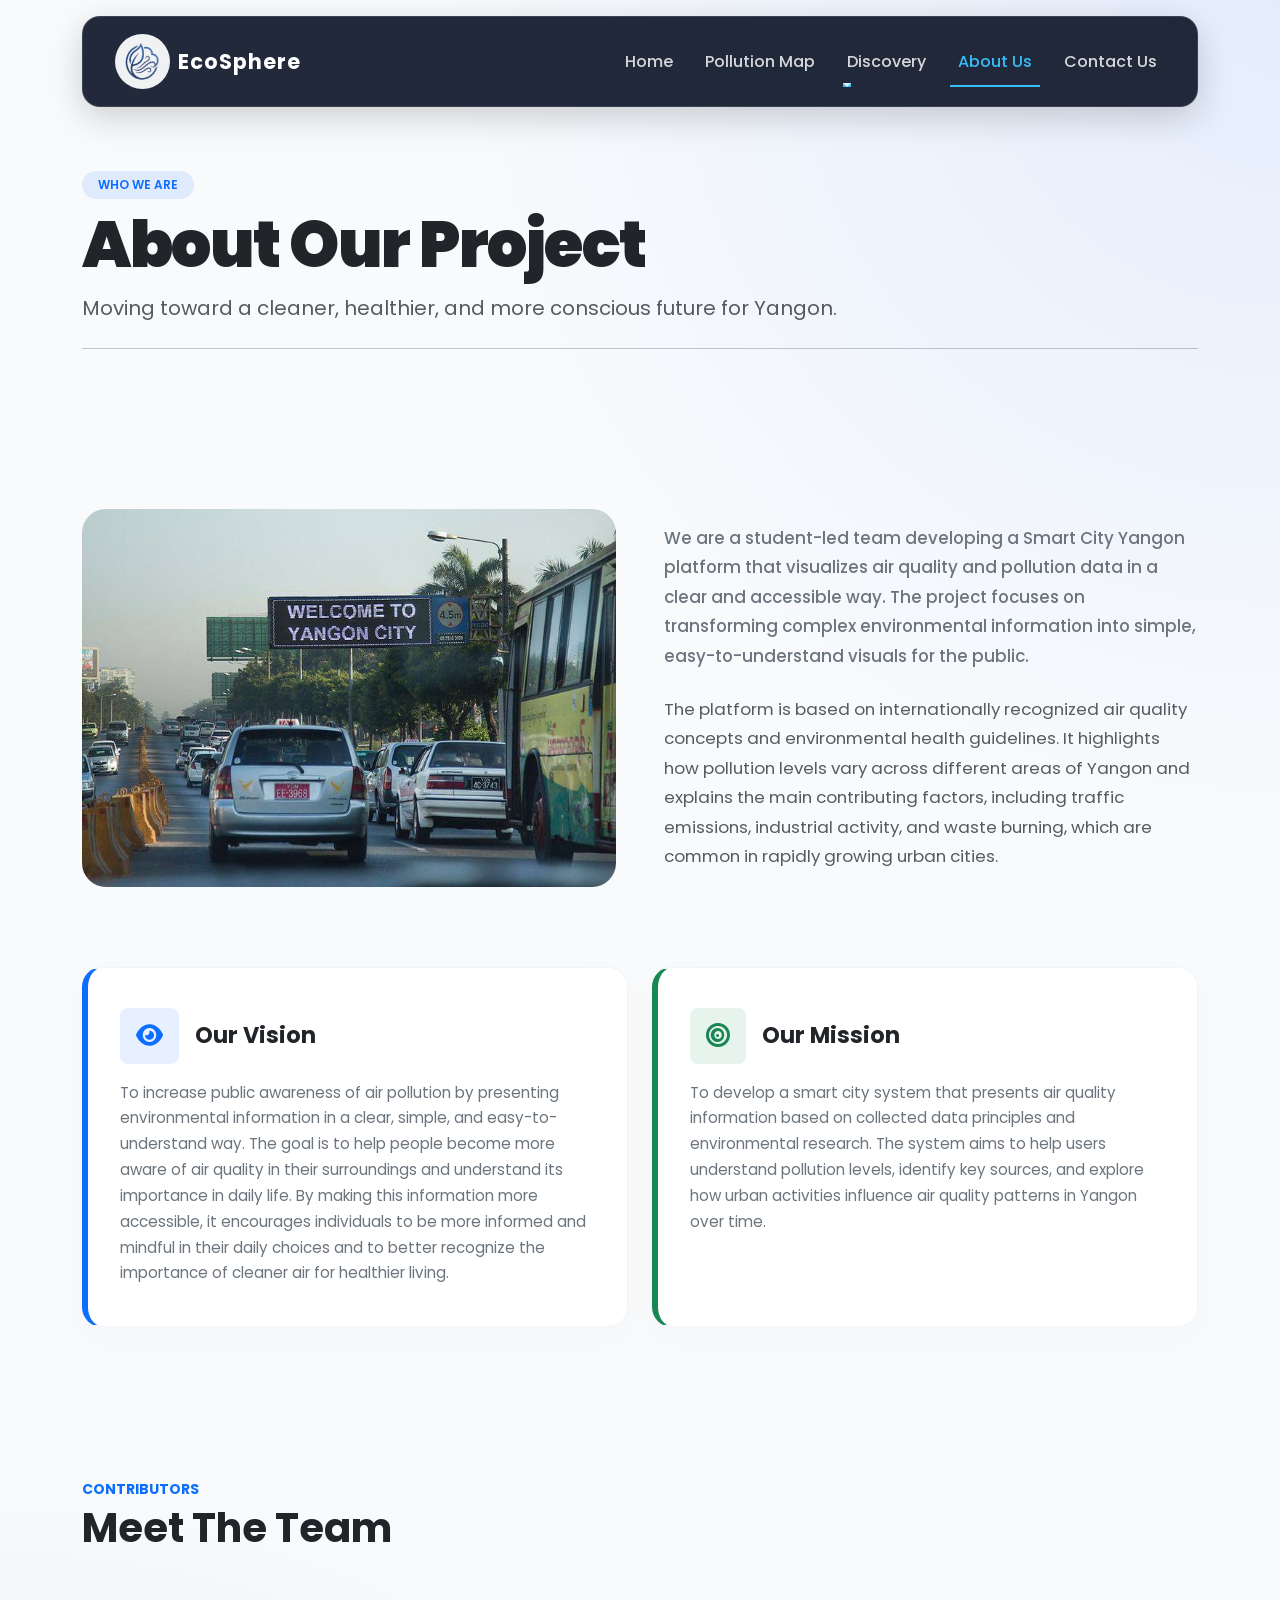
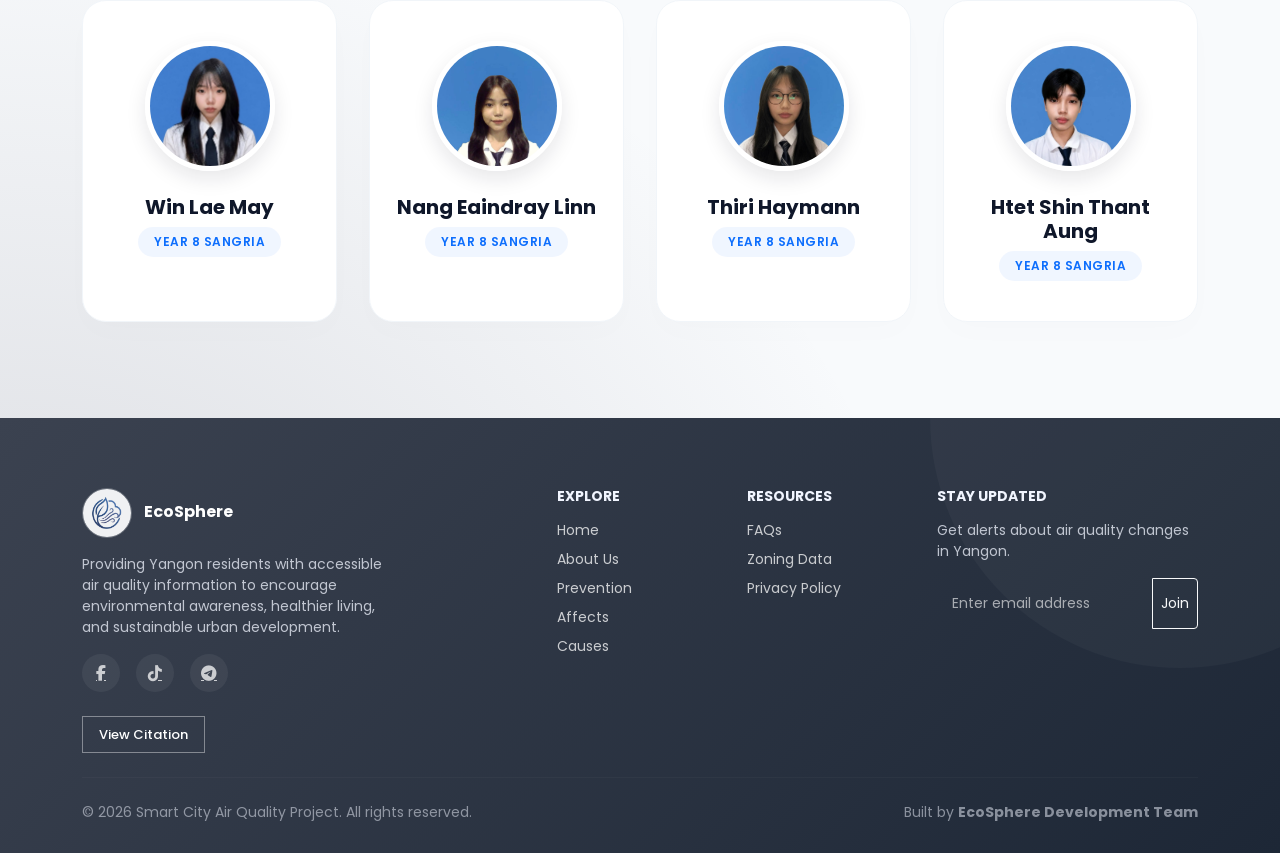
<file: about.html>
<!doctype html>
<html lang="en">
<head>
    <meta charset="utf-8">
    <meta name="viewport" content="width=device-width, initial-scale=1">
    <title>About Us | EcoSphere</title>
    <link href="https://cdn.jsdelivr.net/npm/bootstrap@5.3.3/dist/css/bootstrap.min.css" rel="stylesheet">
    <link href="https://fonts.googleapis.com/css2?family=Poppins:wght@300;400;500;600;700;800&display=swap" rel="stylesheet">
    <link rel="stylesheet" href="https://cdnjs.cloudflare.com/ajax/libs/font-awesome/6.5.1/css/all.min.css">
    <link rel="stylesheet" href="https://cdn.jsdelivr.net/npm/bootstrap-icons@1.11.0/font/bootstrap-icons.css">
    <link rel="stylesheet" href="style.css">
    <link rel="shortcut icon" href="media/logo.jpg" type="image/x-icon">
    
    <style>
        body { font-family: 'Poppins', sans-serif; background-color: #f8fafc; color: #1e293b; overflow-x: hidden; }
        
        @keyframes fadeInUp {
            from { opacity: 0; transform: translateY(30px); }
            to { opacity: 1; transform: translateY(0); }
        }
        @keyframes spin { 
            100% { transform: rotate(360deg); } 
        }
        @keyframes pulseGlow {
            0% { box-shadow: 0 0 0 0 rgba(13, 110, 253, 0.4); }
            70% { box-shadow: 0 0 0 15px rgba(13, 110, 253, 0); }
            100% { box-shadow: 0 0 0 0 rgba(13, 110, 253, 0); }
        }

        .animate-fade-in {
            animation: fadeInUp 0.8s cubic-bezier(0.16, 1, 0.3, 1) both;
        }
        .delay-1 { animation-delay: 0.15s; }
        .delay-2 { animation-delay: 0.3s; }
        .delay-3 { animation-delay: 0.45s; }

        .img-container-premium {
            position: relative;
            border-radius: 24px;
            overflow: hidden;
        }

        .aesthetic-card {
            background: #ffffff;
            border-radius: 20px !important;
            padding: 2.5rem 2rem !important;
            box-shadow: 0 10px 40px rgba(15, 23, 42, 0.02) !important;
            border: 1px solid #f1f5f9 !important;
            transition: all 0.4s cubic-bezier(0.16, 1, 0.3, 1);
            position: relative;
        }
        .aesthetic-card:hover {
            transform: translateY(-6px);
            box-shadow: 0 20px 40px rgba(15, 23, 42, 0.08) !important;
        }
        .vision-card { border-left: 6px solid #0d6efd !important; }
        .mission-card { border-left: 6px solid #198754 !important; }
        
        .vision-card::before, .mission-card::before {
            content: '';
            position: absolute;
            top: 0; left: 0; width: 0; height: 100%;
            transition: all 0.4s ease;
            z-index: 0;
            opacity: 0.02;
        }
        .vision-card::before { background: #0d6efd; }
        .mission-card::before { background: #198754; }
        .aesthetic-card:hover::before { width: 100%; }
        .aesthetic-card * { position: relative; z-index: 1; }

        .team-grid {
            display: grid;
            grid-template-columns: repeat(auto-fit, minmax(240px, 1fr));
            gap: 2rem;
            padding: 1.5rem 0;
        }
        .team-card {
            background: #ffffff;
            border: 1px solid #f1f5f9;
            border-radius: 24px;
            padding: 2.5rem 1.5rem;
            text-align: center;
            box-shadow: 0 12px 30px rgba(15, 23, 42, 0.01);
            transition: all 0.4s cubic-bezier(0.16, 1, 0.3, 1);
        }
        .team-card:hover {
            transform: translateY(-10px);
            border-color: #0d6efd;
            box-shadow: 0 20px 35px rgba(13, 110, 253, 0.08);
        }
        .team-img-wrapper {
            position: relative;
            width: 130px;
            height: 130px;
            margin: 0 auto 1.5rem;
        }
        .team-img-wrapper img {
            width: 100%;
            height: 100%;
            border-radius: 50%;
            object-fit: cover;
            border: 5px solid #ffffff;
            box-shadow: 0 8px 20px rgba(15, 23, 42, 0.1);
            transition: all 0.4s ease;
        }
        .team-card:hover .team-img-wrapper img {
            transform: scale(0.95);
        }
        .team-img-wrapper::after {
            content: '';
            position: absolute;
            top: -6px; left: -6px; right: -6px; bottom: -6px;
            border-radius: 50%;
            border: 2px dashed transparent;
            transition: all 0.3s ease;
        }
        .team-card:hover .team-img-wrapper::after {
            border-color: #0d6efd;
            animation: spin 10s linear infinite, pulseGlow 2s infinite;
        }
        
        .team-card h3 { 
            font-size: 1.25rem; 
            font-weight: 700; 
            color: #0f172a; 
            margin-bottom: 0.5rem; 
        }
        .team-role {
            font-size: 0.75rem;
            font-weight: 600;
            letter-spacing: 0.5px;
            text-transform: uppercase;
            color: #0d6efd;
            background: rgba(13, 110, 253, 0.06);
            padding: 0.35rem 1rem;
            border-radius: 50px;
            display: inline-block;
        }
        .small-text { font-size: 1.05rem; line-height: 1.75; color: #475569; }
    </style>
</head>
<body>

<div class="container mt-3 nav-wrapper">
    <nav class="navbar navbar-expand-lg custom-nav">
        <div class="container-fluid">
            <a class="navbar-brand d-flex align-items-center gap-2" href="index.html">
                <img src="media/logo.jpg" class="rounded-logo" alt="Logo">
                <span class="brand-name">EcoSphere</span>
            </a>

            <button class="navbar-toggler border-0 shadow-none"
                    type="button"
                    data-bs-toggle="offcanvas"
                    data-bs-target="#mobileMenu">
                <span class="navbar-toggler-icon"></span>
            </button>

            <div class="collapse navbar-collapse" id="desktopMenu">
                <ul class="navbar-nav ms-auto align-items-center gap-3">
                    <li class="nav-item"><a class="nav-link" href="index.html">Home</a></li>
                    <li class="nav-item"><a class="nav-link" href="map.html">Pollution Map</a></li>
                    <li class="nav-item dropdown">
                        <a class="nav-link dropdown-toggle" href="#" role="button" data-bs-toggle="dropdown">Discovery</a>
                        <ul class="dropdown-menu">
                            <li><a class="dropdown-item" href="causes.html">Causes</a></li>
                            <li><a class="dropdown-item" href="prevention.html">Prevention</a></li>
                            <li><a class="dropdown-item" href="affects.html">Affects</a></li>
                        </ul>
                    </li>
                    <li class="nav-item"><a class="nav-link active" href="about.html">About Us</a></li>
                    <li class="nav-item"><a class="nav-link" href="contact.html">Contact Us</a></li>
                </ul>
            </div>
        </div>
    </nav>
</div>

<div class="offcanvas offcanvas-end" data-bs-scroll="true" tabindex="-1" id="mobileMenu" aria-labelledby="mobileMenuLabel">
    <div class="offcanvas-header">
        <div class="d-flex align-items-center gap-2">
            <img src="media/logo.jpg" class="rounded-logo" style="width:42px;height:42px;" alt="Logo">
            <h5 class="offcanvas-title text-white mb-0" id="mobileMenuLabel">EcoSphere</h5>
        </div>
        <button type="button" class="btn-close btn-close-white shadow-none" data-bs-dismiss="offcanvas" aria-label="Close"></button>
    </div>
    <div class="offcanvas-body">
        <ul class="navbar-nav gap-2">
            <li class="nav-item"><a class="nav-link" href="index.html">Home</a></li>
            <li class="nav-item"><a class="nav-link" href="map.html">Pollution Map</a></li>
            <li class="nav-item dropdown">
                <a class="nav-link dropdown-toggle" href="#" role="button" data-bs-toggle="dropdown" data-bs-display="static" aria-expanded="false">Discovery</a>
                <ul class="dropdown-menu border-0 bg-transparent">
                    <li><a class="dropdown-item text-white-50" href="causes.html">Causes</a></li>
                    <li><a class="dropdown-item text-white-50" href="prevention.html">Prevention</a></li>
                    <li><a class="dropdown-item text-white-50" href="affects.html">Affects</a></li>
                </ul>
            </li>
            <li class="nav-item"><a class="nav-link" href="about.html">About Us</a></li>
            <li class="nav-item"><a class="nav-link" href="contact.html">Contact Us</a></li>
        </ul>
    </div>
</div>
 
<section class="container mt-5 pt-3 animate-fade-in">
    <div class="title-group text-start">
        <span class="badge bg-primary bg-opacity-10 text-primary px-3 py-2 rounded-pill mb-2 text-uppercase fw-semibold tracking-wider" style="font-size: 0.75rem;">
            Who We Are
        </span>
        <h1 class="display-3 fw-extrabold text-dark mb-2" style="letter-spacing: -1.5px;">About Our Project</h1>
        <p class="fs-5 text-muted mb-0" style="max-width: 800px; line-height: 1.6;">
            Moving toward a cleaner, healthier, and more conscious future for Yangon.
        </p>
    </div>
    <hr class="mt-4 mb-5 opacity-10">
</section>
 
<section class="container my-4 py-2 animate-fade-in delay-1">
    <div class="row align-items-center gx-lg-5">
        <div class="col-md-6 mb-4 mb-md-0">
            <div class="img-container-premium">
                <img src="media/wlcm to yangon.jpg" class="img-fluid rounded-4 shadow-lg w-100" style="max-height: 400px; object-fit: cover;" alt="Smart City Graphics">
            </div>
        </div>
       
        <div class="col-md-6">
            <p class="small-text mb-4 fw-medium text-secondary">
               We are a student-led team developing a Smart City Yangon platform that visualizes air quality and pollution data in a clear and accessible way. The project focuses on transforming complex environmental information into simple, easy-to-understand visuals for the public.
            </p>
            <p class="small-text text-muted mb-0">
               The platform is based on internationally recognized air quality concepts and environmental health guidelines. It highlights how pollution levels vary across different areas of Yangon and explains the main contributing factors, including traffic emissions, industrial activity, and waste burning, which are common in rapidly growing urban cities.
            </p>
        </div>
    </div>
</section>
 
<section class="container my-5 pt-4 animate-fade-in delay-2">
    <div class="row justify-content-center g-4">
        <div class="col-md-6">
            <div class="aesthetic-card vision-card h-100">
                <div class="d-flex align-items-center mb-3">
                    <div class="bg-primary bg-opacity-10 p-3 rounded-3 me-3">
                        <i class="fa-solid fa-eye fa-xl text-primary"></i>
                    </div>
                    <h3 class="fw-bold mb-0 text-dark" style="font-size: 1.4rem;">Our Vision</h3>
                </div>
                <p class="text-secondary mb-0" style="font-size: 0.95rem; line-height: 1.7;">To increase public awareness of air pollution by presenting environmental information in a clear, simple, and easy-to-understand way. The goal is to help people become more aware of air quality in their surroundings and understand its importance in daily life. By making this information more accessible, it encourages individuals to be more informed and mindful in their daily choices and to better recognize the importance of cleaner air for healthier living.</p>
            </div>
        </div>
 
        <div class="col-md-6">
            <div class="aesthetic-card mission-card h-100">
                <div class="d-flex align-items-center mb-3">
                    <div class="bg-success bg-opacity-10 p-3 rounded-3 me-3">
                        <i class="fa-solid fa-bullseye fa-xl text-success"></i>
                    </div>
                    <h3 class="fw-bold mb-0 text-dark" style="font-size: 1.4rem;">Our Mission</h3>
                </div>
                <p class="text-secondary mb-0" style="font-size: 0.95rem; line-height: 1.7;">To develop a smart city system that presents air quality information based on collected data principles and environmental research. The system aims to help users understand pollution levels, identify key sources, and explore how urban activities influence air quality patterns in Yangon over time.</p>
            </div>
        </div>
    </div>
</section>
 
<section class="container my-5 py-4 animate-fade-in delay-3" id="team">
  <div class="text-start mb-4">
    <span class="text-uppercase text-primary fw-bold small tracking-wider d-block mb-1">Contributors</span>
    <h2 class="fw-bold display-6 text-dark">Meet The Team</h2>
  </div>

  <div class="team-grid">
    <div class="team-card">
      <div class="team-img-wrapper">
        <img src="media/win.jpg" alt="Win Lae May">
      </div>
      <h3>Win Lae May</h3>
      <span class="team-role">Year 8 Sangria</span>
    </div>

    <div class="team-card">
      <div class="team-img-wrapper">
        <img src="media/nang.jpg" alt="Nang Eaindrey Linn">
      </div>
      <h3>Nang Eaindray Linn</h3>
      <span class="team-role">Year 8 Sangria</span>
    </div>

    <div class="team-card">
      <div class="team-img-wrapper">
        <img src="media/hammer.jpg" alt="Thiri Haymann">
      </div>
      <h3>Thiri Haymann</h3>
      <span class="team-role">Year 8 Sangria</span>
    </div>

    <div class="team-card">
      <div class="team-img-wrapper">
        <img src="media/htet.jpg" alt="Htet Shin Thant Aung">
      </div>
      <h3>Htet Shin Thant Aung</h3>
      <span class="team-role">Year 8 Sangria</span>
    </div>
  </div>
</section>
 
<footer id="footer" class="custom-footer mt-5">
    <div class="container">
        <div class="row gy-4">
            <div class="col-lg-4 col-md-12 text-center text-lg-start">
                <a class="navbar-brand d-block mb-3" href="index.html">
                    <img src="media/logo.jpg" class="rounded-logo border border-light border-opacity-25" style="width: 50px; height: 50px;" alt="Logo">
                    <span class="ms-2 fw-bold text-white">EcoSphere</span>
                </a>
                <p class="small opacity-75 pe-lg-5">
                    Providing Yangon residents with accessible air quality information to encourage environmental awareness, healthier living, and sustainable urban development.
                </p>
                <div class="footer-socials d-flex gap-3 justify-content-center justify-content-lg-start mt-3">
                    <a href="https://www.facebook.com/share/181xZYCWML/?mibextid=wwXIfr" class="text-white opacity-75">
                        <i class="fa-brands fa-facebook-f"></i>
                    </a>
                    <a href="https://www.tiktok.com/@greenwaveprojectpbl?_r=1&_t=ZS-96brNTNGCgf" class="text-white opacity-75">
                        <i class="fa-brands fa-tiktok"></i>
                    </a>
                    <a href="https://web.telegram.org/k/" class="text-white opacity-75">
                        <i class="fa-brands fa-telegram"></i>
                    </a>
                </div>
            </div>

            <div class="col-6 col-lg-2 offset-lg-1">
                <h6 class="fw-bold mb-3 text-uppercase small">Explore</h6>
                <ul class="list-unstyled small opacity-75">
                    <li class="mb-2"><a href="index.html" class="text-decoration-none text-white">Home</a></li>
                    <li class="mb-2"><a href="about.html" class="text-decoration-none text-white">About Us</a></li>
                    <li class="mb-2"><a href="prevention.html" class="text-decoration-none text-white">Prevention</a></li>
                    <li class="mb-2"><a href="affects.html" class="text-decoration-none text-white">Affects</a></li>
                    <li class="mb-2"><a href="causes.html" class="text-decoration-none text-white">Causes</a></li>
                </ul>
            </div>

            <div class="col-6 col-lg-2">
                <h6 class="fw-bold mb-3 text-uppercase small">Resources</h6>
                <ul class="list-unstyled small opacity-75">
                    <li class="mb-2"><a href="faqs.html" class="text-decoration-none text-white">FAQs</a></li>
                    <li class="mb-2"><a href="map.html" class="text-decoration-none text-white">Zoning Data</a></li>
                    <li class="mb-2"><a href="privacy.html" class="text-decoration-none text-white">Privacy Policy</a></li>
                </ul>
            </div>

            <div class="col-lg-3 col-md-12">
                <h6 class="fw-bold mb-3 text-uppercase small">Stay Updated</h6>
                <p class="small opacity-75">Get alerts about air quality changes in Yangon.</p>
                
                <form action="contact.html" method="GET">
                    <div class="input-group mb-3">
                        <input type="email" 
                               name="userEmail" 
                               class="form-control form-control-sm bg-transparent border-light border-opacity-25 text-white" 
                               placeholder="Enter email address" 
                               required>
                        <button class="btn btn-outline-light btn-sm" type="submit">Join</button>
                    </div>
                </form>
            </div>
        </div>

        <div class="citation-container my-4">
            <a href="citation.html" target="_blank" class="btn-citation view-btn">
                View Citation
            </a>
        </div>

        <hr class="my-4 border-light border-opacity-10">

        <div class="row align-items-center">
            <div class="col-md-6 text-center text-md-start">
                <p class="small mb-0 opacity-50">© 2026 Smart City Air Quality Project. All rights reserved.</p>
            </div>
            <div class="col-md-6 text-center text-md-end">
                <p class="small mb-0 opacity-50">Built by <span class="fw-bold">EcoSphere Development Team</span></p>
            </div>
        </div>
    </div>
</footer>

<script src="https://cdn.jsdelivr.net/npm/bootstrap@5.3.3/dist/js/bootstrap.bundle.min.js"></script>
</body>
</html>
</file>
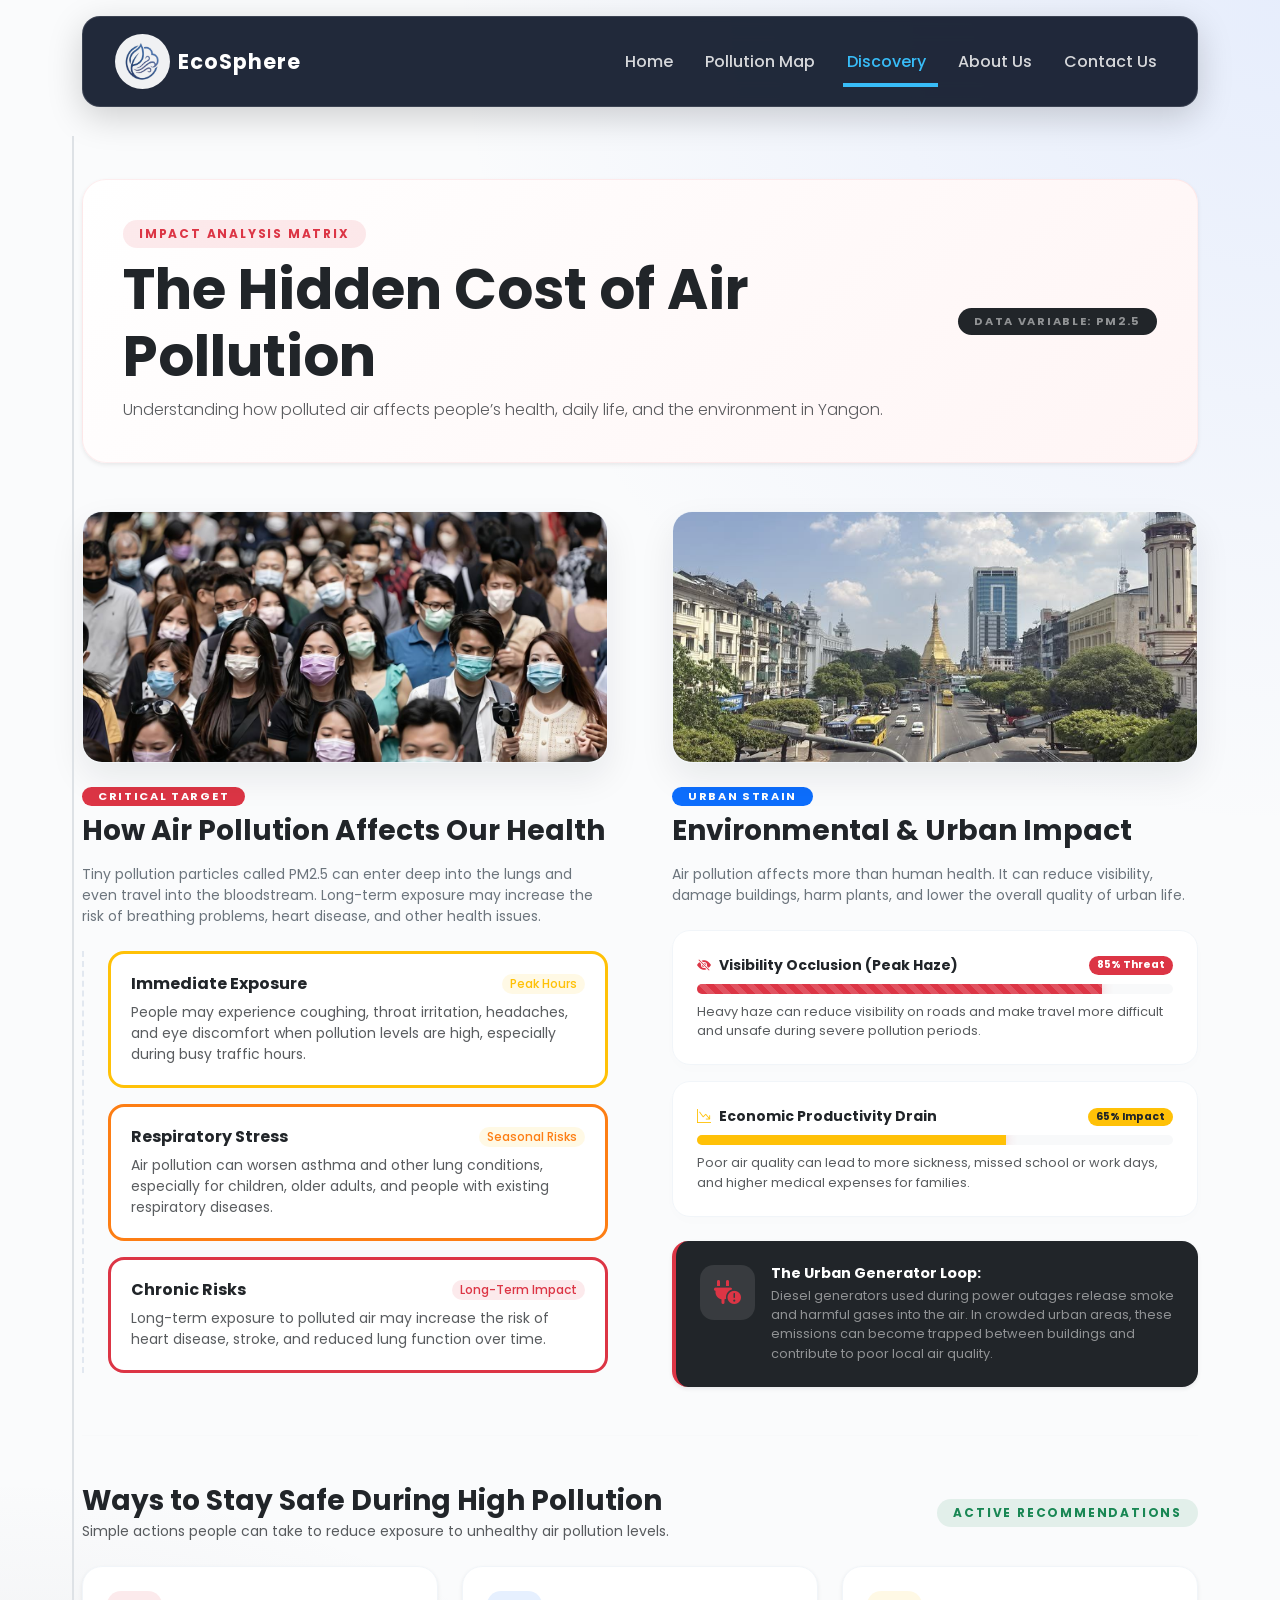
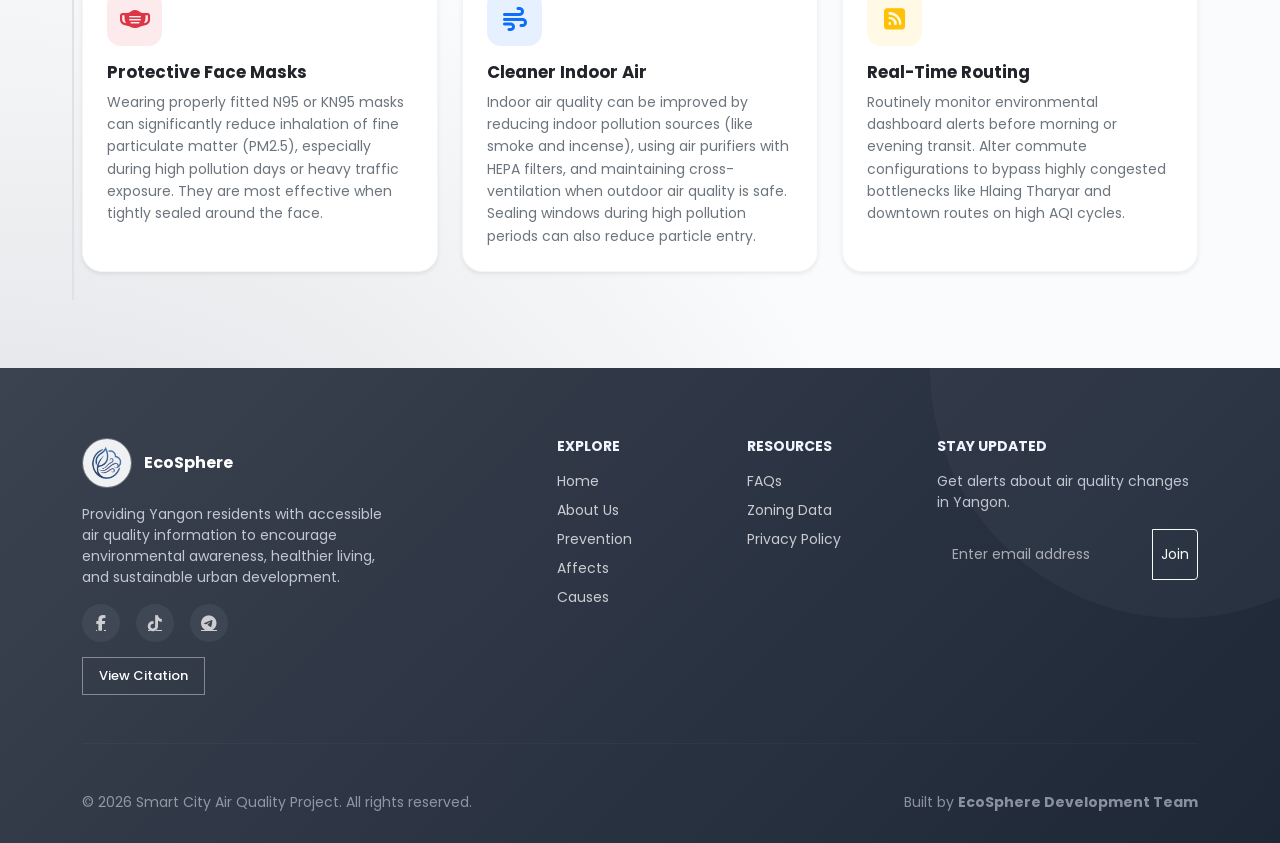
<file: affects.html>
<!doctype html>
<html lang="en">
<head>
    <meta charset="utf-8">
    <meta name="viewport" content="width=device-width, initial-scale=1">
    <title>Affects | EcoSphere</title>
    <link href="https://cdn.jsdelivr.net/npm/bootstrap@5.3.3/dist/css/bootstrap.min.css" rel="stylesheet">
    <link href="https://fonts.googleapis.com/css2?family=Poppins:wght@300;400;500;600;700;800&display=swap" rel="stylesheet">
    <link rel="stylesheet" href="https://cdnjs.cloudflare.com/ajax/libs/font-awesome/6.5.1/css/all.min.css">
    <link rel="stylesheet" href="https://cdn.jsdelivr.net/npm/bootstrap-icons@1.11.0/font/bootstrap-icons.css">
    <link rel="stylesheet" href="style.css">
    <link rel="shortcut icon" href="media/logo.jpg" type="image/x-icon">

    <style>
        :root {
            --accent-crimson: #dc3545;
            --deep-slate: #0f172a;
            --subtle-gray: #f8fafc;
            --border-glow: #f1f5f9;
        }

        body {
            background-color: #fafbfc;
            font-family: 'Poppins', sans-serif;
            color: var(--deep-slate);
        }

        .matrix-header {
            background: linear-gradient(135deg, #ffffff 0%, #fff5f5 100%);
            border-radius: 24px;
            padding: 2.5rem;
            border: 1px solid rgba(220, 53, 69, 0.08);
        }

        .dashboard-img-wrap {
            overflow: hidden;
            border-radius: 20px;
            box-shadow: 0 15px 35px rgba(15, 23, 42, 0.08);
            border: 1px solid var(--border-glow);
            position: relative;
        }

        .dashboard-img-wrap img {
            transition: transform 0.6s cubic-bezier(0.165, 0.84, 0.44, 1);
        }

        .dashboard-img-wrap:hover img {
            transform: scale(1.06);
        }

        .biological-timeline {
            border-left: 2px dashed #e2e8f0;
            padding-left: 1.5rem;
        }

        .timeline-card {
            background: #ffffff;
            border-radius: 16px;
            padding: 1.25rem;
            border: 1px solid var(--border-glow);
            transition: all 0.3s ease;
        }

        .timeline-card:hover {
            border-left: 4px solid var(--accent-crimson) !important;
            transform: translateX(5px);
            box-shadow: 0 5px 20px rgba(0,0,0,0.03);
        }

        .premium-progress-card {
            background: #ffffff;
            border-radius: 18px;
            padding: 1.5rem;
            border: 1px solid var(--border-glow);
            box-shadow: 0 4px 15px rgba(0,0,0,0.01);
        }

        .progress-bar-glow {
            box-shadow: 0 0 12px rgba(220, 53, 69, 0.3);
        }

        .safety-card {
            background: #ffffff;
            border-radius: 20px;
            border: 1px solid var(--border-glow);
            transition: all 0.4s cubic-bezier(0.165, 0.84, 0.44, 1);
        }

        .safety-card:hover {
            transform: translateY(-8px);
            box-shadow: 0 20px 40px rgba(15, 23, 42, 0.06);
        }

        .icon-box-glow {
            width: 55px;
            height: 55px;
            border-radius: 14px;
            display: flex;
            align-items: center;
            justify-content: center;
            font-size: 1.5rem;
        }
    </style>
</head>
<body>

<div class="container mt-3 nav-wrapper">
    <nav class="navbar navbar-expand-lg custom-nav">
        <div class="container-fluid">
            <a class="navbar-brand d-flex align-items-center gap-2" href="index.html">
                <img src="media/logo.jpg" class="rounded-logo" alt="Logo">
                <span class="brand-name">EcoSphere</span>
            </a>

            <button class="navbar-toggler border-0 shadow-none"
                    type="button"
                    data-bs-toggle="offcanvas"
                    data-bs-target="#mobileMenu">
                <span class="navbar-toggler-icon"></span>
            </button>

            <div class="collapse navbar-collapse" id="desktopMenu">
                <ul class="navbar-nav ms-auto align-items-center gap-3">
                    <li class="nav-item"><a class="nav-link" href="index.html">Home</a></li>
                    <li class="nav-item"><a class="nav-link" href="map.html">Pollution Map</a></li>
                    <li class="nav-item dropdown">
                        <a class="nav-link dropdown-toggle active" href="#" role="button" data-bs-toggle="dropdown">Discovery</a>
                        <ul class="dropdown-menu">
                            <li><a class="dropdown-item" href="causes.html">Causes</a></li>
                            <li><a class="dropdown-item" href="prevention.html">Prevention</a></li>
                            <li><a class="dropdown-item" href="affects.html">Affects</a></li>
                        </ul>
                    </li>
                    <li class="nav-item"><a class="nav-link" href="about.html">About Us</a></li>
                    <li class="nav-item"><a class="nav-link" href="contact.html">Contact Us</a></li>
                </ul>
            </div>
        </div>
    </nav>
</div>

<div class="offcanvas offcanvas-end" data-bs-scroll="true" tabindex="-1" id="mobileMenu" aria-labelledby="mobileMenuLabel">
    <div class="offcanvas-header">
        <div class="d-flex align-items-center gap-2">
            <img src="media/logo.jpg" class="rounded-logo" style="width:42px;height:42px;" alt="Logo">
            <h5 class="offcanvas-title text-white mb-0" id="mobileMenuLabel">EcoSphere</h5>
        </div>
        <button type="button" class="btn-close btn-close-white shadow-none" data-bs-dismiss="offcanvas" aria-label="Close"></button>
    </div>
    <div class="offcanvas-body">
        <ul class="navbar-nav gap-2">
            <li class="nav-item"><a class="nav-link" href="index.html">Home</a></li>
            <li class="nav-item"><a class="nav-link" href="map.html">Pollution Map</a></li>
            <li class="nav-item dropdown">
                <a class="nav-link dropdown-toggle" href="#" role="button" data-bs-toggle="dropdown">Discovery</a>
                <ul class="dropdown-menu border-0 bg-transparent">
                    <li><a class="dropdown-item text-white-50" href="causes.html">Causes</a></li>
                    <li><a class="dropdown-item text-white-50" href="prevention.html">Prevention</a></li>
                    <li><a class="dropdown-item text-white-50" href="affects.html">Affects</a></li>
                </ul>
            </li>
            <li class="nav-item"><a class="nav-link" href="about.html">About Us</a></li>
            <li class="nav-item"><a class="nav-link" href="contact.html">Contact Us</a></li>
        </ul>
    </div>
</div>

<section class="container pt-5 mt-4 pb-5 fade-in-up">

    <div class="matrix-header shadow-sm mb-5">
        <div class="row align-items-center g-3">
            <div class="col-md-9">
                <span class="badge bg-danger bg-opacity-10 text-danger text-uppercase fw-bold tracking-widest px-3 py-2 rounded-pill mb-2" style="font-size: 0.75rem;">Impact Analysis Matrix</span>
                <h1 class="fw-bold text-dark display-4 mb-2">The Hidden Cost of Air Pollution</h1>
                <p class="text-muted lead mb-0 fs-6">Understanding how polluted air affects people’s health, daily life, and the environment in Yangon.</p>
            </div>
            <div class="col-md-3 text-start text-md-end">
                <span class="badge bg-dark rounded-pill px-3 py-2 text-uppercase small tracking-widest fw-bold text-white-50">Data Variable: PM2.5</span>
            </div>
        </div>
    </div>

    <div class="row g-5">
        
        <div class="col-lg-6">
            <div class="pe-xl-2">
                <div class="dashboard-img-wrap mb-4">
                    <img src="media/health.jpg" alt="Health Monitoring in Yangon" class="img-fluid w-100 object-fit-cover" style="height: 250px;">
                </div>

                <div class="d-flex align-items-center gap-2 mb-2">
                    <span class="badge bg-danger rounded-pill px-3 py-1.5 text-uppercase fw-bold tracking-widest" style="font-size: 0.7rem;">Critical Target</span>
                </div>
                <h3 class="fw-bold text-dark mb-3">How Air Pollution Affects Our Health</h3>
                <p class="text-secondary small mb-4">Tiny pollution particles called PM2.5 can enter deep into the lungs and even travel into the bloodstream. Long-term exposure may increase the risk of breathing problems, heart disease, and other health issues.</p>

                <div class="biological-timeline">
                    
                    <div class="timeline-card mb-3 border-start border-3 border-warning">
                        <div class="d-flex align-items-center justify-content-between mb-2">
                            <h6 class="fw-bold text-dark mb-0">Immediate Exposure</h6>
                            <span class="badge bg-warning bg-opacity-10 text-warning rounded-pill px-2 py-1 small fw-medium">Peak Hours</span>
                        </div>
                        <p class="text-muted small mb-0">People may experience coughing, throat irritation, headaches, and eye discomfort when pollution levels are high, especially during busy traffic hours.</p>
                    </div>

                    <div class="timeline-card mb-3 border-start border-3 border-orange" style="border-color: #fd7e14 !important;">
                        <div class="d-flex align-items-center justify-content-between mb-2">
                            <h6 class="fw-bold text-dark mb-0">Respiratory Stress</h6>
                            <span class="badge bg-warning bg-opacity-10 text-orange rounded-pill px-2 py-1 small fw-medium" style="color: #fd7e14;">Seasonal Risks</span>
                        </div>
                        <p class="text-muted small mb-0">Air pollution can worsen asthma and other lung conditions, especially for children, older adults, and people with existing respiratory diseases.</p>
                    </div>

                    <div class="timeline-card border-start border-3 border-danger">
                        <div class="d-flex align-items-center justify-content-between mb-2">
                            <h6 class="fw-bold text-dark mb-0">Chronic Risks</h6>
                            <span class="badge bg-danger bg-opacity-10 text-danger rounded-pill px-2 py-1 small fw-medium">Long-Term Impact</span>
                        </div>
                        <p class="text-muted small mb-0">Long-term exposure to polluted air may increase the risk of heart disease, stroke, and reduced lung function over time.</p>
                    </div>

                </div>
            </div>
        </div>

        <div class="col-lg-6">
            <div class="ps-xl-2">
                <div class="dashboard-img-wrap mb-4">
                    <img src="media/yangon-visibility.jpg" alt="Hazy Yangon Street" class="img-fluid w-100 object-fit-cover" style="height: 250px;">
                </div>

                <div class="d-flex align-items-center gap-2 mb-2">
                    <span class="badge bg-primary rounded-pill px-3 py-1.5 text-uppercase fw-bold tracking-widest" style="font-size: 0.7rem;">Urban Strain</span>
                </div>
                <h3 class="fw-bold text-dark mb-3">Environmental & Urban Impact</h3>
                <p class="text-secondary small mb-4">Air pollution affects more than human health. It can reduce visibility, damage buildings, harm plants, and lower the overall quality of urban life.</p>

                <div class="premium-progress-card mb-3">
                    <div class="d-flex justify-content-between align-items-center small mb-2">
                        <span class="fw-bold text-dark"><i class="bi bi-eye-slash-fill me-2 text-danger"></i>Visibility Occlusion (Peak Haze)</span>
                        <span class="badge bg-danger rounded-pill px-2 py-1">85% Threat</span>
                    </div>
                    <div class="progress rounded-pill bg-light" style="height: 10px;">
                        <div class="progress-bar progress-bar-striped progress-bar-animated bg-danger progress-bar-glow" role="progressbar" style="width: 85%;"></div>
                    </div>
                    <p class="text-muted mt-2 mb-0" style="font-size: 0.8rem;">Heavy haze can reduce visibility on roads and make travel more difficult and unsafe during severe pollution periods.</p>
                </div>

                <div class="premium-progress-card mb-4">
                    <div class="d-flex justify-content-between align-items-center small mb-2">
                        <span class="fw-bold text-dark"><i class="bi bi-graph-down-arrow me-2 text-warning"></i>Economic Productivity Drain</span>
                        <span class="badge bg-warning text-dark rounded-pill px-2 py-1">65% Impact</span>
                    </div>
                    <div class="progress rounded-pill bg-light" style="height: 10px;">
                        <div class="progress-bar bg-warning progress-bar-glow" role="progressbar" style="width: 65%;"></div>
                    </div>
                    <p class="text-muted mt-2 mb-0" style="font-size: 0.8rem;">Poor air quality can lead to more sickness, missed school or work days, and higher medical expenses for families.</p>
                </div>

                <div class="p-4 bg-dark text-white rounded-4 d-flex gap-3 align-items-start border-start border-4 border-danger shadow-sm">
                    <div class="icon-box-glow bg-white bg-opacity-10 text-danger flex-shrink-0"><i class="fa-solid fa-plug-circle-exclamation"></i></div>
                    <div>
                        <h6 class="fw-bold text-white mb-1" style="font-size: 0.9rem;">The Urban Generator Loop:</h6>
                        <p class="text-white-50 m-0" style="font-size: 0.8rem; line-height: 1.5;">
                            Diesel generators used during power outages release smoke and harmful gases into the air. In crowded urban areas, these emissions can become trapped between buildings and contribute to poor local air quality.
                        </p>
                    </div>
                </div>
            </div>
        </div>

    </div>

    <div class="mt-5 pt-5 border-top border-light">
        <div class="row align-items-center mb-4">
            <div class="col-md-8">
                <h3 class="fw-bold text-dark mb-1">Ways to Stay Safe During High Pollution</h3>
                <p class="text-muted small m-0">Simple actions people can take to reduce exposure to unhealthy air pollution levels.</p>
            </div>
            <div class="col-md-4 text-start text-md-end mt-2 mt-md-0">
                <span class="badge bg-success bg-opacity-10 text-success rounded-pill px-3 py-2 fw-bold text-uppercase tracking-widest" style="font-size: 0.75rem;">Active Recommendations</span>
            </div>
        </div>

        <div class="row g-4">
            <div class="col-md-4">
                <div class="safety-card p-4 h-100 shadow-sm">
                    <div class="icon-box-glow bg-danger bg-opacity-10 text-danger mb-3"><i class="fa-solid fa-mask-face"></i></div>
                    <h5 class="fw-bold text-dark mb-2" style="font-size: 1.05rem;">Protective Face Masks</h5>
                    <p class="text-secondary small mb-0" style="line-height: 1.6;">Wearing properly fitted N95 or KN95 masks can significantly reduce inhalation of fine particulate matter (PM2.5), especially during high pollution days or heavy traffic exposure. They are most effective when tightly sealed around the face.</p>
                </div>
            </div>

            <div class="col-md-4">
                <div class="safety-card p-4 h-100 shadow-sm">
                    <div class="icon-box-glow bg-primary bg-opacity-10 text-primary mb-3"><i class="fa-solid fa-wind"></i></div>
                    <h5 class="fw-bold text-dark mb-2" style="font-size: 1.05rem;">Cleaner Indoor Air</h5>
                    <p class="text-secondary small mb-0" style="line-height: 1.6;">Indoor air quality can be improved by reducing indoor pollution sources (like smoke and incense), using air purifiers with HEPA filters, and maintaining cross-ventilation when outdoor air quality is safe. Sealing windows during high pollution periods can also reduce particle entry.</p>
                </div>
            </div>

            <div class="col-md-4">
                <div class="safety-card p-4 h-100 shadow-sm">
                    <div class="icon-box-glow bg-warning bg-opacity-10 text-warning mb-3"><i class="fa-solid fa-square-rss"></i></div>
                    <h5 class="fw-bold text-dark mb-2" style="font-size: 1.05rem;">Real-Time Routing</h5>
                    <p class="text-secondary small mb-0" style="line-height: 1.6;">Routinely monitor environmental dashboard alerts before morning or evening transit. Alter commute configurations to bypass highly congested bottlenecks like Hlaing Tharyar and downtown routes on high AQI cycles.</p>
                </div>
            </div>
        </div>
    </div>

</section>

<footer id="footer" class="custom-footer mt-5">
    <div class="container">
        <div class="row gy-4">
            <div class="col-lg-4 col-md-12 text-center text-lg-start">
                <a class="navbar-brand d-block mb-3" href="index.html">
                    <img src="media/logo.jpg" class="rounded-logo border border-light border-opacity-25" style="width: 50px; height: 50px;">
                    <span class="ms-2 fw-bold text-white">EcoSphere</span>
                </a>
                <p class="small opacity-75 pe-lg-5">
                    Providing Yangon residents with accessible air quality information to encourage environmental awareness, healthier living, and sustainable urban development.
                </p>
                <div class="footer-socials d-flex gap-3 justify-content-center justify-content-lg-start mt-3">
                    <a href="https://www.facebook.com/share/181xZYCWML/?mibextid=wwXIfr" class="text-white opacity-75">
                        <i class="fa-brands fa-facebook-f"></i>
                    </a>
                    <a href="https://www.tiktok.com/@greenwaveprojectpbl?_r=1&_t=ZS-96brNTNGCgf" class="text-white opacity-75">
                        <i class="fa-brands fa-tiktok"></i>
                    </a>
                    <a href="https://web.telegram.org/k/" class="text-white opacity-75">
                        <i class="fa-brands fa-telegram"></i>
                    </a>
                </div>
            </div>

            <div class="col-6 col-lg-2 offset-lg-1">
                <h6 class="fw-bold mb-3 text-uppercase small">Explore</h6>
                <ul class="list-unstyled small opacity-75">
                    <li class="mb-2"><a href="index.html" class="text-decoration-none text-white">Home</a></li>
                    <li class="mb-2"><a href="about.html" class="text-decoration-none text-white">About Us</a></li>
                    <li class="mb-2"><a href="prevention.html" class="text-decoration-none text-white">Prevention</a></li>
                    <li class="mb-2"><a href="affects.html" class="text-decoration-none text-white">Affects</a></li>
                    <li class="mb-2"><a href="causes.html" class="text-decoration-none text-white">Causes</a></li>
                </ul>
            </div>

            <div class="col-6 col-lg-2">
                <h6 class="fw-bold mb-3 text-uppercase small">Resources</h6>
                <ul class="list-unstyled small opacity-75">
                    <li class="mb-2"><a href="faqs.html" class="text-decoration-none text-white">FAQs</a></li>
                    <li class="mb-2"><a href="map.html" class="text-decoration-none text-white">Zoning Data</a></li>
                    <li class="mb-2"><a href="privacy.html" class="text-decoration-none text-white">Privacy Policy</a></li>
                </ul>
            </div>

            <div class="col-lg-3 col-md-12">
                <h6 class="fw-bold mb-3 text-uppercase small">Stay Updated</h6>
                <p class="small opacity-75">Get alerts about air quality changes in Yangon.</p>
                <form action="contact.html" method="GET">
                    <div class="input-group mb-3">
                        <input type="email" name="userEmail" class="form-control form-control-sm bg-transparent border-light border-opacity-25 text-white" placeholder="Enter email address" required>
                        <button class="btn btn-outline-light btn-sm" type="submit">Join</button>
                    </div>
                </form>
            </div>
        </div>

        <div class="citation-container">
            <a href="citation.html" target="_blank" class="btn-citation view-btn">View Citation</a>
        </div>

        <hr class="my-5 border-light border-opacity-10">

        <div class="row align-items-center">
            <div class="col-md-6 text-center text-md-start">
                <p class="small mb-0 opacity-50">© 2026 Smart City Air Quality Project. All rights reserved.</p>
            </div>
            <div class="col-md-6 text-center text-md-end">
                <p class="small mb-0 opacity-50">Built by <span class="fw-bold">EcoSphere Development Team</span></p>
            </div>
        </div>
    </div>
</footer>

<script src="https://cdn.jsdelivr.net/npm/bootstrap@5.3.3/dist/js/bootstrap.bundle.min.js"></script>
</body>
</html>
</file>
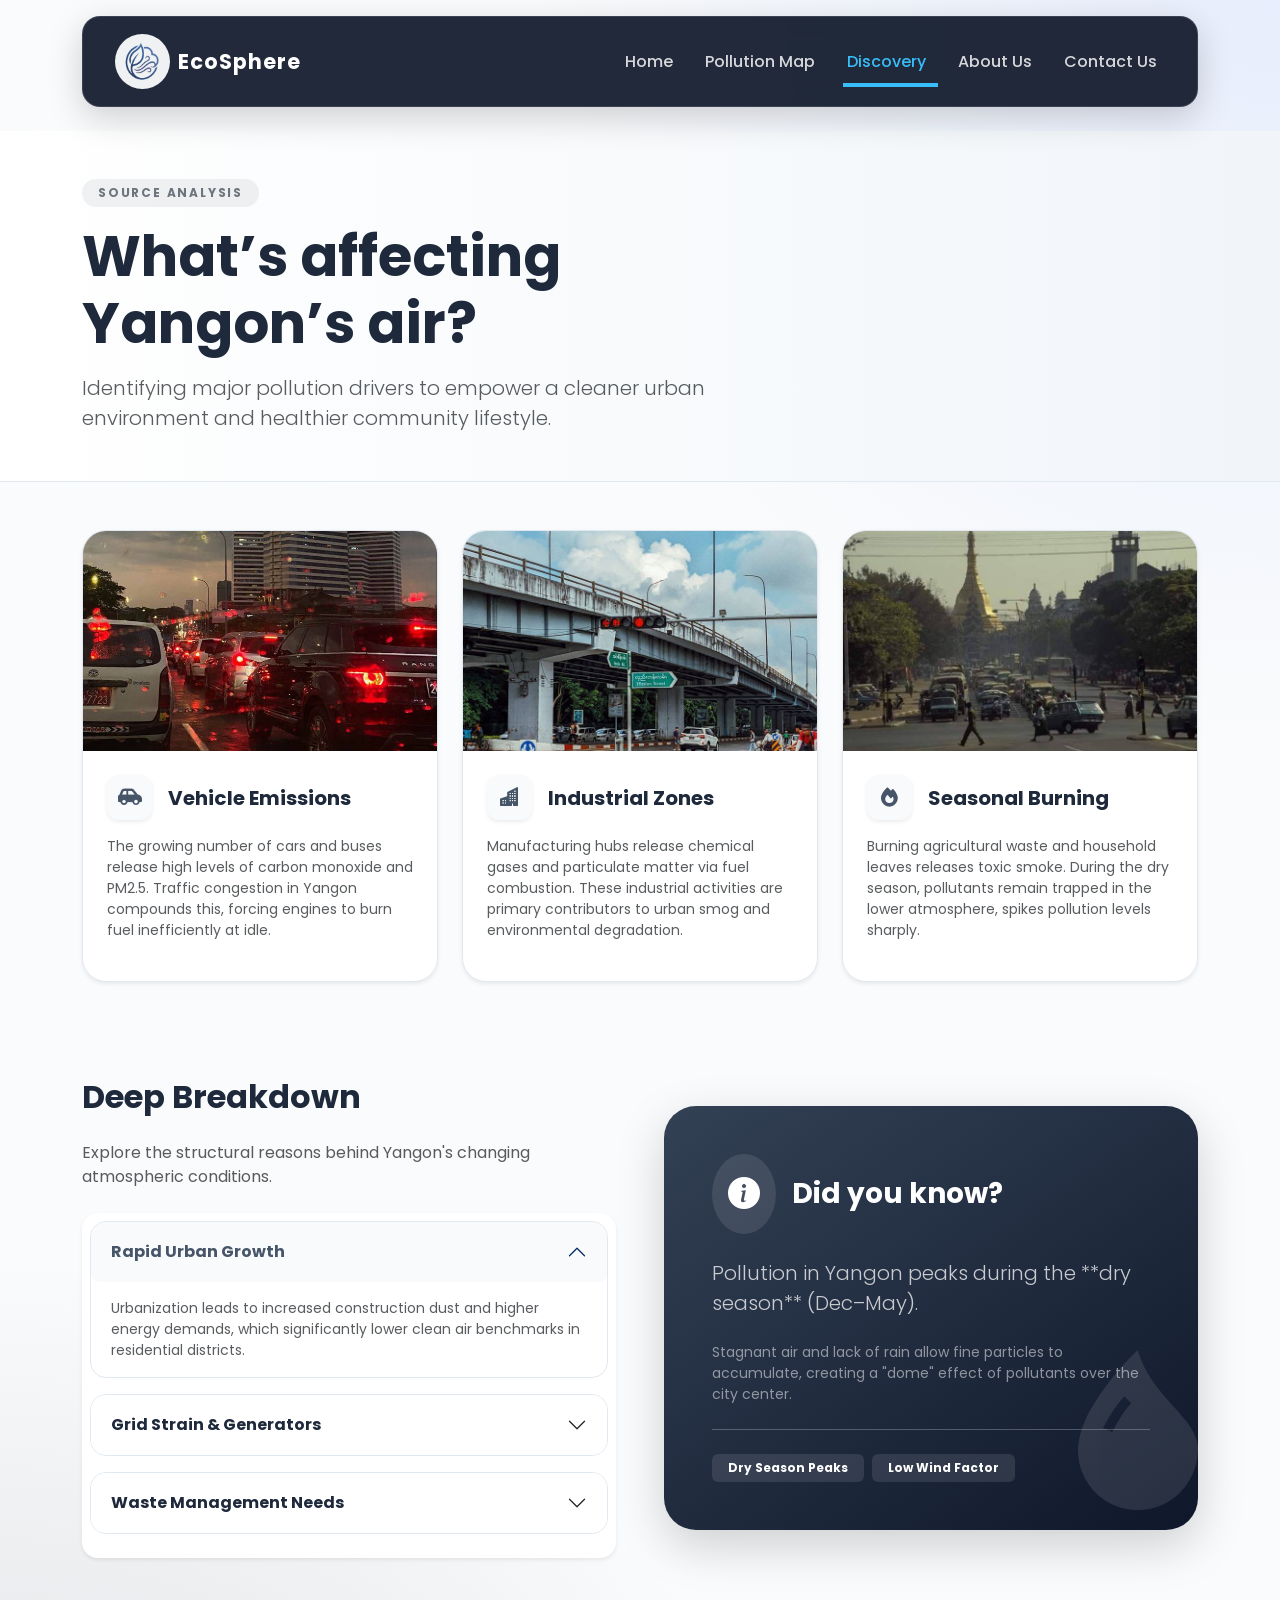
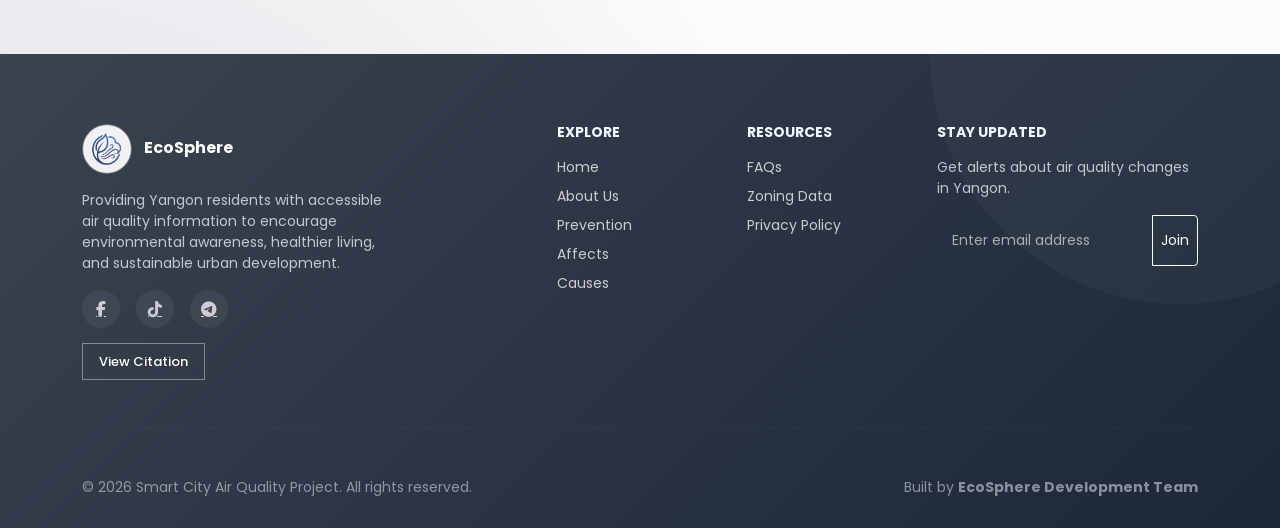
<file: causes.html>
<!doctype html>
<html lang="en">
<head>
    <meta charset="utf-8">
    <meta name="viewport" content="width=device-width, initial-scale=1">
    <title>Causes | EcoSphere</title>
    <link href="https://cdn.jsdelivr.net/npm/bootstrap@5.3.3/dist/css/bootstrap.min.css" rel="stylesheet">
    <link href="https://fonts.googleapis.com/css2?family=Poppins:wght@300;400;500;600;700;800&display=swap" rel="stylesheet">
    <link rel="stylesheet" href="https://cdnjs.cloudflare.com/ajax/libs/font-awesome/6.5.1/css/all.min.css">
    <link rel="stylesheet" href="https://cdn.jsdelivr.net/npm/bootstrap-icons@1.11.0/font/bootstrap-icons.css">
    <link rel="stylesheet" href="style.css">
    <link rel="shortcut icon" href="media/logo.jpg" type="image/x-icon">

    <style>
        :root {
            --primary-blue-grey: #475569;
            --dark-slate: #1e293b;
            --accent-blue: #334155;
            --soft-bg: #f8fafc;
            --border-color: #e2e8f0;
        }

        body {
            background-color: #fafbfc;
            font-family: 'Poppins', sans-serif;
            color: var(--dark-slate);
        }

        .page-header {
            border-bottom: 1px solid var(--border-color);
            background: linear-gradient(to right, #ffffff, #f1f5f9);
        }

        .inspo-card {
            background: #ffffff;
            border-radius: 1.5rem !important;
            overflow: hidden;
            transition: all 0.4s cubic-bezier(0.165, 0.84, 0.44, 1);
            border: 1px solid var(--border-color) !important;
            position: relative;
        }

        .inspo-card:hover {
            transform: translateY(-10px);
            box-shadow: 0 20px 40px rgba(15, 23, 42, 0.08) !important;
            border-color: var(--primary-blue-grey) !important;
        }

        .inspo-card .card-img-top {
            height: 220px;
            object-fit: cover;
            transition: transform 0.6s ease;
        }

        .inspo-card:hover .card-img-top {
            transform: scale(1.08);
        }

        .icon-circle {
            width: 45px;
            height: 45px;
            background: var(--soft-bg);
            color: var(--primary-blue-grey);
            border-radius: 12px;
            display: flex;
            align-items: center;
            justify-content: center;
            font-size: 1.2rem;
            transition: 0.3s;
        }

        .inspo-card:hover .icon-circle {
            background: var(--primary-blue-grey);
            color: #ffffff;
        }

        .accordion-item {
            background: #fff;
            border: 1px solid var(--border-color) !important;
            border-radius: 1rem !important;
            margin-bottom: 1rem;
            overflow: hidden;
        }

        .accordion-button {
            padding: 1.25rem;
            font-weight: 600;
            color: var(--dark-slate);
            box-shadow: none !important;
            background-color: #ffffff;
        }

        .accordion-button:not(.collapsed) {
            background-color: var(--soft-bg);
            color: var(--primary-blue-grey);
        }

        .info-fact-box {
            background: linear-gradient(145deg, #334155, #0f172a);
            color: #ffffff;
            border-radius: 2rem;
            padding: 3rem;
            position: relative;
            overflow: hidden;
        }

        .info-fact-box::before {
            content: '\F30B';
            font-family: 'bootstrap-icons';
            position: absolute;
            right: -20px;
            bottom: -20px;
            font-size: 10rem;
            opacity: 0.1;
        }

        .pulse-icon {
            animation: pulse 2s infinite;
        }

        @keyframes pulse {
            0% { transform: scale(1); opacity: 1; }
            50% { transform: scale(1.1); opacity: 0.7; }
            100% { transform: scale(1); opacity: 1; }
        }
    </style>
</head>
<body>

<div class="container mt-3 nav-wrapper fade-">
    <nav class="navbar navbar-expand-lg custom-nav">
        <div class="container-fluid">
            <a class="navbar-brand d-flex align-items-center gap-2" href="index.html">
                <img src="media/logo.jpg" class="rounded-logo" alt="Logo">
                <span class="brand-name">EcoSphere</span>
            </a>

            <button class="navbar-toggler border-0 shadow-none"
                    type="button"
                    data-bs-toggle="offcanvas"
                    data-bs-target="#mobileMenu">
                <span class="navbar-toggler-icon"></span>
            </button>

            <div class="collapse navbar-collapse" id="desktopMenu">
                <ul class="navbar-nav ms-auto align-items-center gap-3">
                    <li class="nav-item"><a class="nav-link" href="index.html">Home</a></li>
                    <li class="nav-item"><a class="nav-link" href="map.html">Pollution Map</a></li>
                    <li class="nav-item dropdown">
                        <a class="nav-link dropdown-toggle active" href="#" role="button" data-bs-toggle="dropdown">Discovery</a>
                        <ul class="dropdown-menu">
                            <li><a class="dropdown-item" href="causes.html">Causes</a></li>
                            <li><a class="dropdown-item" href="prevention.html">Prevention</a></li>
                            <li><a class="dropdown-item" href="affects.html">Affects</a></li>
                        </ul>
                    </li>
                    <li class="nav-item"><a class="nav-link" href="about.html">About Us</a></li>
                    <li class="nav-item"><a class="nav-link" href="contact.html">Contact Us</a></li>
                </ul>
            </div>
        </div>
    </nav>
</div>

<div class="offcanvas offcanvas-end" data-bs-scroll="true" tabindex="-1" id="mobileMenu" aria-labelledby="mobileMenuLabel">
    <div class="offcanvas-header border-bottom">
        <div class="d-flex align-items-center gap-2">
            <img src="media/logo.jpg" class="rounded-logo" style="width:42px;height:42px;" alt="Logo">
            <h5 class="offcanvas-title text-dark mb-0" id="mobileMenuLabel">EcoSphere</h5>
        </div>
        <button type="button" class="btn-close shadow-none" data-bs-dismiss="offcanvas" aria-label="Close"></button>
    </div>
    <div class="offcanvas-body">
        <ul class="navbar-nav gap-2">
            <li class="nav-item"><a class="nav-link" href="index.html">Home</a></li>
            <li class="nav-item"><a class="nav-link" href="map.html">Pollution Map</a></li>
            <li class="nav-item dropdown">
                <a class="nav-link dropdown-toggle" href="#" role="button" data-bs-toggle="dropdown">Discovery</a>
                <ul class="dropdown-menu border-0 bg-transparent ps-3">
                    <li><a class="dropdown-item" href="causes.html">Causes</a></li>
                    <li><a class="dropdown-item" href="prevention.html">Prevention</a></li>
                    <li><a class="dropdown-item" href="affects.html">Affects</a></li>
                </ul>
            </li>
            <li class="nav-item"><a class="nav-link" href="about.html">About Us</a></li>
            <li class="nav-item"><a class="nav-link" href="contact.html">Contact Us</a></li>
        </ul>
    </div>
</div>

<header class="page-header py-5 mt-4 fade-in-up">
    <div class="container">
        <div class="row">
            <div class="col-lg-7">
                <span class="badge bg-secondary bg-opacity-10 text-secondary mb-3 px-3 py-2 rounded-pill fw-bold text-uppercase tracking-widest" style="font-size: 0.75rem;">Source Analysis</span>
                <h1 class="fw-bold display-4 mb-3" style="color: var(--dark-slate);">What’s affecting Yangon’s air?</h1>
                <p class="text-muted lead mb-0">Identifying major pollution drivers to empower a cleaner urban environment and healthier community lifestyle.</p>
            </div>
        </div>
    </div>
</header>

<section class="container py-5 fade-in-up">
    <div class="row g-4">
        <div class="col-md-6 col-lg-4">
            <div class="inspo-card h-100 shadow-sm border-0">
                <img src="media/photo_2026-05-14_01-42-00.jpg" class="card-img-top" alt="Traffic">
                <div class="p-4">
                    <div class="d-flex align-items-center mb-3">
                        <div class="icon-circle me-3 shadow-sm"><i class="fa-solid fa-car-side"></i></div>
                        <h5 class="fw-bold mb-0">Vehicle Emissions</h5>
                    </div>
                    <p class="small text-muted">The growing number of cars and buses release high levels of carbon monoxide and PM2.5. Traffic congestion in Yangon compounds this, forcing engines to burn fuel inefficiently at idle.</p>
                </div>
            </div>
        </div>
        <div class="col-md-6 col-lg-4">
            <div class="inspo-card h-100 shadow-sm border-0">
                <img src="media/Hledan Street.jpg" class="card-img-top" alt="Industry">
                <div class="p-4">
                    <div class="d-flex align-items-center mb-3">
                        <div class="icon-circle me-3 shadow-sm"><i class="bi bi-buildings-fill"></i></div>
                        <h5 class="fw-bold mb-0">Industrial Zones</h5>
                    </div>
                    <p class="small text-muted">Manufacturing hubs release chemical gases and particulate matter via fuel combustion. These industrial activities are primary contributors to urban smog and environmental degradation.</p>
                </div>
            </div>
        </div>
        <div class="col-md-6 col-lg-4">
            <div class="inspo-card h-100 shadow-sm border-0">
                <img src="media/photo_2026-05-14_01-45-28.jpg" class="card-img-top" alt="Burning">
                <div class="p-4">
                    <div class="d-flex align-items-center mb-3">
                        <div class="icon-circle me-3 shadow-sm"><i class="fa-solid fa-fire"></i></div>
                        <h5 class="fw-bold mb-0">Seasonal Burning</h5>
                    </div>
                    <p class="small text-muted">Burning agricultural waste and household leaves releases toxic smoke. During the dry season, pollutants remain trapped in the lower atmosphere, spikes pollution levels sharply.</p>
                </div>
            </div>
        </div>
    </div>
</section>

<section class="container py-5 mb-5">
    <div class="row g-5 align-items-center">
        <div class="col-lg-6">
            <h2 class="fw-bold mb-4">Deep Breakdown</h2>
            <p class="text-muted mb-4">Explore the structural reasons behind Yangon's changing atmospheric conditions.</p>
            
            <div class="accordion accordion-flush shadow-sm p-2 bg-white rounded-4" id="causesBreakdown">
                <div class="accordion-item">
                    <h2 class="accordion-header">
                        <button class="accordion-button rounded-3 fw-bold" type="button" data-bs-toggle="collapse" data-bs-target="#cause1">
                            Rapid Urban Growth
                        </button>
                    </h2>
                    <div id="cause1" class="accordion-collapse collapse show" data-bs-parent="#causesBreakdown">
                        <div class="accordion-body text-muted small">
                            Urbanization leads to increased construction dust and higher energy demands, which significantly lower clean air benchmarks in residential districts.
                        </div>
                    </div>
                </div>

                <div class="accordion-item">
                    <h2 class="accordion-header">
                        <button class="accordion-button collapsed rounded-3 fw-bold" type="button" data-bs-toggle="collapse" data-bs-target="#cause2">
                            Grid Strain & Generators
                        </button>
                    </h2>
                    <div id="cause2" class="accordion-collapse collapse" data-bs-parent="#causesBreakdown">
                        <div class="accordion-body text-muted small">
                            Diesel generators, used during grid outages, emit concentrated sulfur dioxide and nitrogen oxides directly into the street-level breathing zones.
                        </div>
                    </div>
                </div>

                <div class="accordion-item">
                    <h2 class="accordion-header">
                        <button class="accordion-button collapsed rounded-3 fw-bold" type="button" data-bs-toggle="collapse" data-bs-target="#cause3">
                            Waste Management Needs
                        </button>
                    </h2>
                    <div id="cause3" class="accordion-collapse collapse" data-bs-parent="#causesBreakdown">
                        <div class="accordion-body text-muted small">
                            Insufficient waste collection leads to community burning, which is the primary source of hazardous smoke in many local townships.
                        </div>
                    </div>
                </div>
            </div>
        </div>

        <div class="col-lg-6">
            <div class="info-fact-box shadow-lg">
                <div class="d-flex align-items-center mb-4">
                    <div class="bg-white bg-opacity-10 p-3 rounded-circle me-3 pulse-icon">
                        <i class="bi bi-info-circle-fill fs-2"></i>
                    </div>
                    <h3 class="fw-bold mb-0">Did you know?</h3>
                </div>
                <p class="lead mb-4 opacity-75">Pollution in Yangon peaks during the **dry season** (Dec–May).</p>
                <p class="small opacity-50">Stagnant air and lack of rain allow fine particles to accumulate, creating a "dome" effect of pollutants over the city center.</p>
                <hr class="my-4 border-light opacity-10">
                <div class="d-flex gap-2">
                    <span class="badge bg-white bg-opacity-10 py-2 px-3">Dry Season Peaks</span>
                    <span class="badge bg-white bg-opacity-10 py-2 px-3">Low Wind Factor</span>
                </div>
            </div>
        </div>
    </div>
</section>

<footer id="footer" class="custom-footer mt-5">
    <div class="container">
        <div class="row gy-4">
            <div class="col-lg-4 col-md-12 text-center text-lg-start">
                <a class="navbar-brand d-block mb-3" href="index.html">
                    <img src="media/logo.jpg" class="rounded-logo border border-light border-opacity-25" style="width: 50px; height: 50px;">
                    <span class="ms-2 fw-bold text-white">EcoSphere</span>
                </a>
                <p class="small opacity-75 pe-lg-5">
                    Providing Yangon residents with accessible air quality information to encourage environmental awareness, healthier living, and sustainable urban development.
                </p>
                <div class="footer-socials d-flex gap-3 justify-content-center justify-content-lg-start mt-3">
                    <a href="https://www.facebook.com/share/181xZYCWML/?mibextid=wwXIfr" class="text-white opacity-75"><i class="fa-brands fa-facebook-f"></i></a>
                    <a href="https://www.tiktok.com/@greenwaveprojectpbl?_r=1&_t=ZS-96brNTNGCgf" class="text-white opacity-75"><i class="fa-brands fa-tiktok"></i></a>
                    <a href="https://web.telegram.org/k/" class="text-white opacity-75"><i class="fa-brands fa-telegram"></i></a>
                </div>
            </div>

            <div class="col-6 col-lg-2 offset-lg-1">
                <h6 class="fw-bold mb-3 text-uppercase small">Explore</h6>
                <ul class="list-unstyled small opacity-75">
                    <li class="mb-2"><a href="index.html" class="text-decoration-none text-white">Home</a></li>
                    <li class="mb-2"><a href="about.html" class="text-decoration-none text-white">About Us</a></li>
                    <li class="mb-2"><a href="prevention.html" class="text-decoration-none text-white">Prevention</a></li>
                    <li class="mb-2"><a href="affects.html" class="text-decoration-none text-white">Affects</a></li>
                    <li class="mb-2"><a href="causes.html" class="text-decoration-none text-white">Causes</a></li>
                </ul>
            </div>

            <div class="col-6 col-lg-2">
                <h6 class="fw-bold mb-3 text-uppercase small">Resources</h6>
                <ul class="list-unstyled small opacity-75">
                    <li class="mb-2"><a href="faqs.html" class="text-decoration-none text-white">FAQs</a></li>
                    <li class="mb-2"><a href="map.html" class="text-decoration-none text-white">Zoning Data</a></li>
                    <li class="mb-2"><a href="privacy.html" class="text-decoration-none text-white">Privacy Policy</a></li>
                </ul>
            </div>

            <div class="col-lg-3 col-md-12">
                <h6 class="fw-bold mb-3 text-uppercase small">Stay Updated</h6>
                <p class="small opacity-75">Get alerts about air quality changes in Yangon.</p>
                <form action="contact.html" method="GET">
                    <div class="input-group mb-3">
                        <input type="email" name="userEmail" class="form-control form-control-sm bg-transparent border-light border-opacity-25 text-white" placeholder="Enter email address" required>
                        <button class="btn btn-outline-light btn-sm" type="submit">Join</button>
                    </div>
                </form>
            </div>
        </div>

        <div class="citation-container">
            <a href="citation.html" target="_blank" class="btn-citation view-btn">View Citation</a>
        </div>

        <hr class="my-5 border-light border-opacity-10">

        <div class="row align-items-center">
            <div class="col-md-6 text-center text-md-start">
                <p class="small mb-0 opacity-50">© 2026 Smart City Air Quality Project. All rights reserved.</p>
            </div>
            <div class="col-md-6 text-center text-md-end">
                <p class="small mb-0 opacity-50">Built by <span class="fw-bold">EcoSphere Development Team</span></p>
            </div>
        </div>
    </div>
</footer>

<script src="https://cdn.jsdelivr.net/npm/bootstrap@5.3.3/dist/js/bootstrap.bundle.min.js"></script>
</body>
</html>
</file>
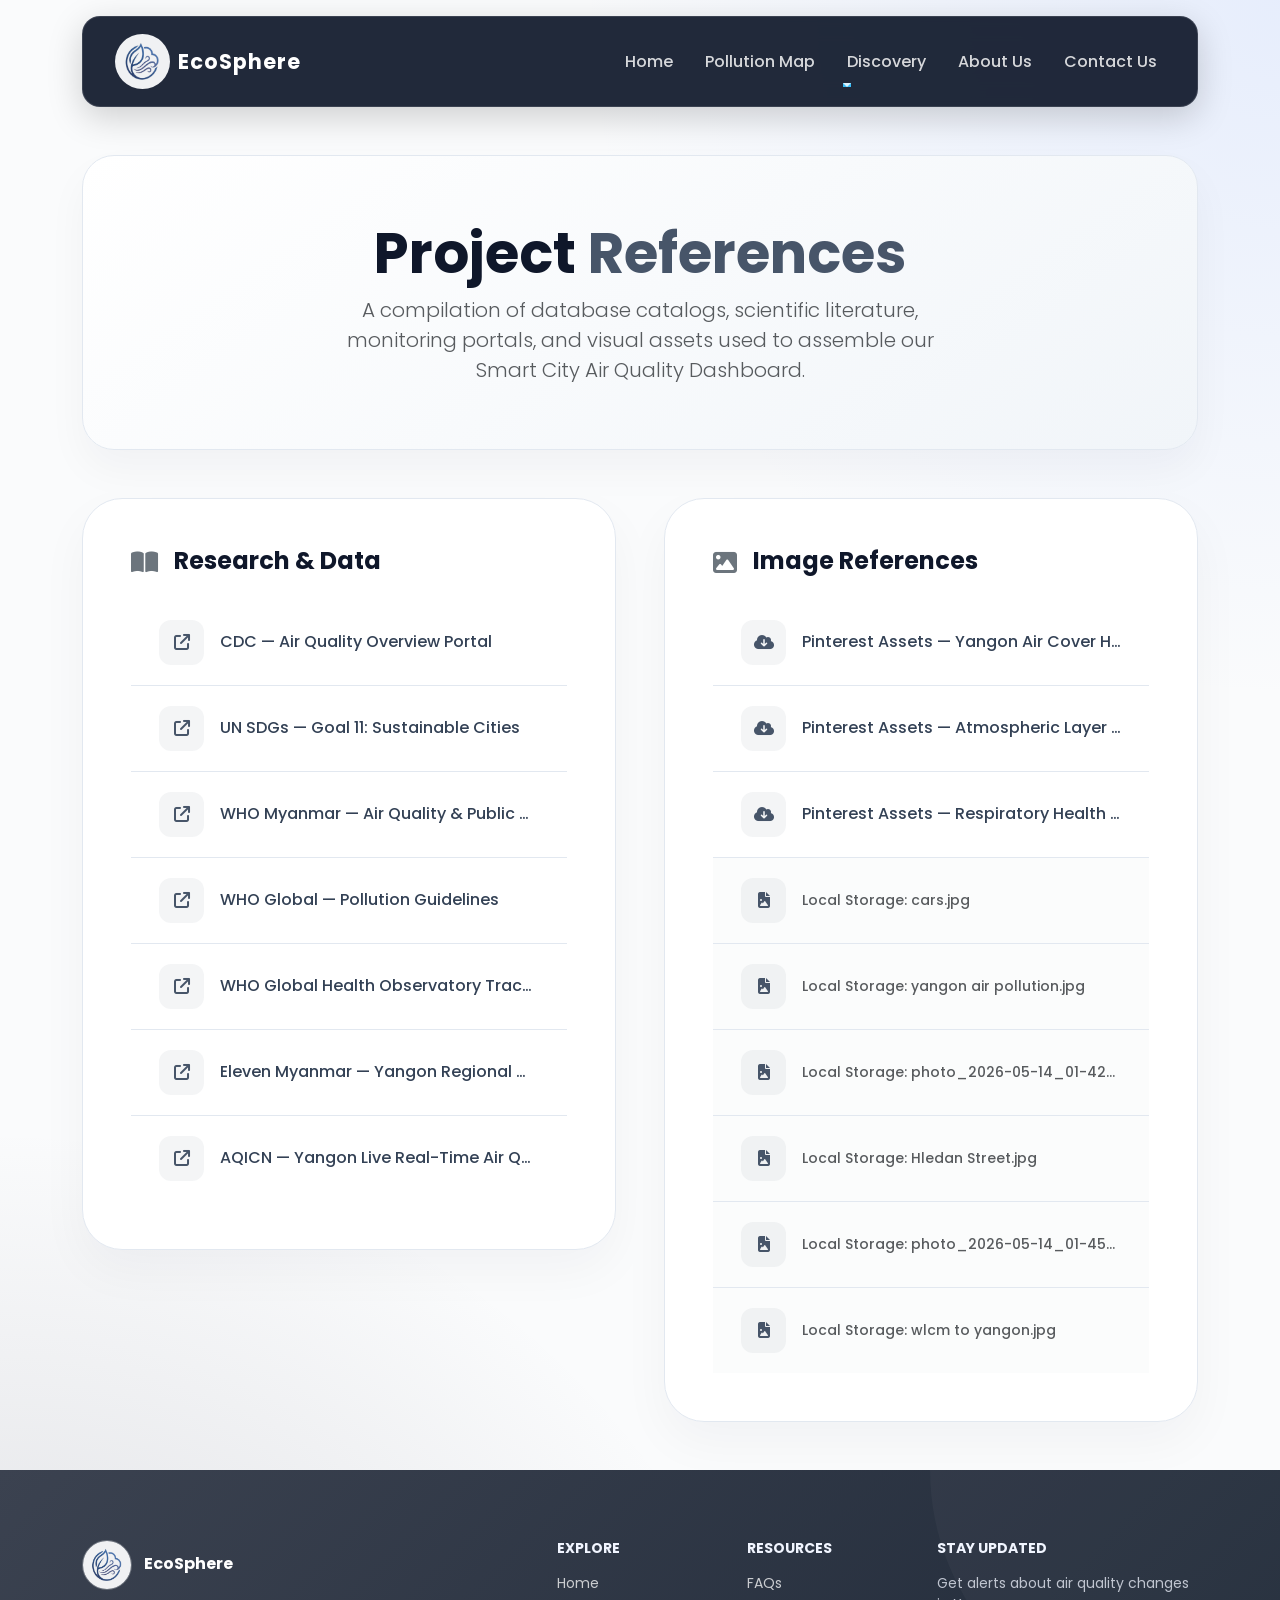
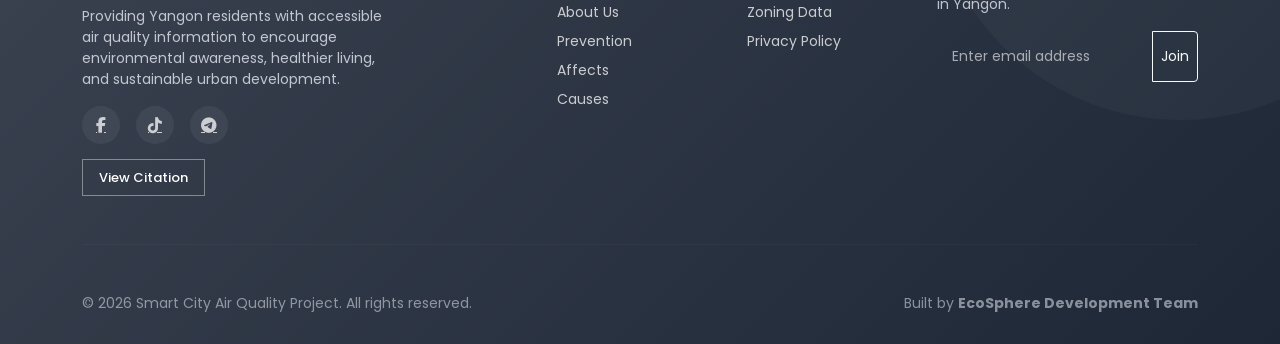
<file: citation.html>
<!doctype html>
<html lang="en">
<head>
    <meta charset="utf-8">
    <meta name="viewport" content="width=device-width, initial-scale=1">
    <title>References | EcoSphere</title>
    <link href="https://cdn.jsdelivr.net/npm/bootstrap@5.3.3/dist/css/bootstrap.min.css" rel="stylesheet">
    <link href="https://fonts.googleapis.com/css2?family=Poppins:wght@300;400;500;600;700;800&display=swap" rel="stylesheet">
    <link rel="stylesheet" href="https://cdnjs.cloudflare.com/ajax/libs/font-awesome/6.5.1/css/all.min.css">
    <link rel="stylesheet" href="https://cdn.jsdelivr.net/npm/bootstrap-icons@1.11.0/font/bootstrap-icons.css">
    <link rel="stylesheet" href="style.css">
    <link rel="shortcut icon" href="media/logo.jpg" type="image/x-icon">

    <style>
        :root {
            --primary-blue-grey: #475569;
            --dark-blue-grey: #334155;
            --dark-blue: #0f172a;
            --soft-bg: #f8fafc;
            --border-color: #e2e8f0;
        }

        body {
            background-color: #fafbfc;
            font-family: 'Poppins', sans-serif;
            overflow-x: hidden;
        }

        .page-header {
            background: linear-gradient(145deg, #ffffff, #f1f5f9);
            border: 1px solid var(--border-color);
            border-radius: 2rem;
            padding: 4rem 2rem;
            box-shadow: 0 20px 40px rgba(15, 23, 42, 0.04);
        }

        .ref-card-wrapper {
            border-radius: 2.5rem !important;
            box-shadow: 0 20px 50px rgba(15, 23, 42, 0.04) !important;
            border: 1px solid var(--border-color);
            background: #ffffff;
            overflow: hidden;
            transition: all 0.3s ease;
        }

        .ref-list-item {
            display: flex;
            align-items: center;
            padding: 1.25rem 1.75rem;
            border-bottom: 1px solid var(--border-color);
            text-decoration: none;
            color: var(--dark-blue-grey);
            transition: all 0.2s ease;
        }

        .ref-list-item:last-child {
            border-bottom: none;
        }

        .research-group .ref-list-item:hover {
            background-color: var(--soft-bg);
            color: var(--dark-blue);
            padding-left: 2.25rem;
        }

        .image-group .ref-list-item:hover {
            background-color: #f1f5f9;
            color: var(--dark-blue);
            padding-left: 2.25rem;
        }

        .ref-icon-box {
            width: 45px;
            height: 45px;
            background: rgba(71, 85, 105, 0.06);
            color: var(--primary-blue-grey);
            border-radius: 12px;
            display: flex;
            align-items: center;
            justify-content: center;
            transition: all 0.3s ease;
            flex-shrink: 0;
        }

        .ref-list-item:hover .ref-icon-box {
            background: var(--primary-blue-grey);
            color: #ffffff;
            transform: translateY(-2px);
        }

        .text-truncate-custom {
            max-width: 85%;
            display: inline-block;
            vertical-align: middle;
            white-space: nowrap;
            overflow: hidden;
            text-overflow: ellipsis;
            font-weight: 500;
        }
    </style>
</head>

<body>

<div class="container mt-3 nav-wrapper">
    <nav class="navbar navbar-expand-lg custom-nav">
        <div class="container-fluid">

            <a class="navbar-brand d-flex align-items-center gap-2" href="index.html">
                <img src="media/logo.jpg" class="rounded-logo" alt="Logo">
                <span class="brand-name">EcoSphere</span>
            </a>

            <button class="navbar-toggler border-0 shadow-none"
                    type="button"
                    data-bs-toggle="offcanvas"
                    data-bs-target="#mobileMenu">
                <span class="navbar-toggler-icon"></span>
            </button>

            <div class="collapse navbar-collapse" id="desktopMenu">
                <ul class="navbar-nav ms-auto align-items-center gap-3">

                    <li class="nav-item">
                        <a class="nav-link" href="index.html">Home</a>
                    </li>

                    <li class="nav-item">
                        <a class="nav-link" href="map.html">Pollution Map</a>
                    </li>

                    <li class="nav-item dropdown">
                        <a class="nav-link dropdown-toggle"
                           href="#"
                           role="button"
                           data-bs-toggle="dropdown">
                             Discovery
                        </a>

                        <ul class="dropdown-menu">
                            <li><a class="dropdown-item" href="causes.html">Causes</a></li>
                            <li><a class="dropdown-item" href="prevention.html">Prevention</a></li>
                            <li><a class="dropdown-item" href="affects.html">Affects</a></li>
                        </ul>
                    </li>

                    <li class="nav-item">
                        <a class="nav-link" href="about.html">About Us</a>
                    </li>

                    <li class="nav-item">
                        <a class="nav-link" href="contact.html">Contact Us</a>
                    </li>

                </ul>
            </div>
        </div>
    </nav>
</div>

<div class="offcanvas offcanvas-end"
     data-bs-scroll="true"
     tabindex="-1"
     id="mobileMenu"
     aria-labelledby="mobileMenuLabel">

    <div class="offcanvas-header">
        <div class="d-flex align-items-center gap-2">
            <img src="media/logo.jpg" class="rounded-logo" style="width:42px;height:42px;" alt="Logo">
            <h5 class="offcanvas-title text-white mb-0" id="mobileMenuLabel">EcoSphere</h5>
        </div>
        <button type="button" class="btn-close btn-close-white shadow-none" data-bs-dismiss="offcanvas" aria-label="Close"></button>
    </div>

    <div class="offcanvas-body">
        <ul class="navbar-nav gap-2">
            <li class="nav-item"><a class="nav-link" href="index.html">Home</a></li>
            <li class="nav-item"><a class="nav-link" href="map.html">Pollution Map</a></li>
            <li class="nav-item dropdown">
                <a class="nav-link dropdown-toggle" href="#" role="button" data-bs-toggle="dropdown" data-bs-display="static" aria-expanded="false">Discovery</a>
                <ul class="dropdown-menu border-0 bg-transparent">
                    <li><a class="dropdown-item text-white-50" href="causes.html">Causes</a></li>
                    <li><a class="dropdown-item text-white-50" href="prevention.html">Prevention</a></li>
                    <li><a class="dropdown-item text-white-50" href="affects.html">Affects</a></li>
                </ul>
            </li>
            <li class="nav-item"><a class="nav-link" href="about.html">About Us</a></li>
            <li class="nav-item"><a class="nav-link" href="contact.html">Contact Us</a></li>
        </ul>
    </div>
</div>

<main class="container my-5">
    
    <div class="page-header text-center mb-5">
        <h1 class="display-4 fw-bold tracking-tight mb-2" style="color: var(--dark-blue); font-weight: 800;">
            Project <span style="color: var(--primary-blue-grey);">References</span>
        </h1>
        <p class="lead text-muted mx-auto mb-0" style="max-width: 650px;">
            A compilation of database catalogs, scientific literature, monitoring portals, and visual assets used to assemble our Smart City Air Quality Dashboard.
        </p>
    </div>

    <div class="row g-5">
        <div class="col-lg-6">
            <div class="p-4 p-md-5 bg-white ref-card-wrapper research-group">
                <h4 class="fw-bold mb-4 d-flex align-items-center" style="color: var(--dark-blue);">
                    <i class="fa-solid fa-book-open text-secondary me-3"></i> Research & Data
                </h4>
                
                <div class="d-flex flex-column">
                    <a href="https://www.cdc.gov/air-quality/about/?CDC_AAref_Val=https://www.cdc.gov/air/default.html" target="_blank" class="ref-list-item">
                        <div class="ref-icon-box me-3"><i class="fa-solid fa-arrow-up-right-from-square"></i></div>
                        <div class="text-truncate-custom">CDC — Air Quality Overview Portal</div>
                    </a>

                    <a href="https://sdgs.un.org/goals/goal11" target="_blank" class="ref-list-item">
                        <div class="ref-icon-box me-3"><i class="fa-solid fa-arrow-up-right-from-square"></i></div>
                        <div class="text-truncate-custom">UN SDGs — Goal 11: Sustainable Cities</div>
                    </a>

                    <a href="https://www.who.int/myanmar/health-topics/air-pollution?" target="_blank" class="ref-list-item">
                        <div class="ref-icon-box me-3"><i class="fa-solid fa-arrow-up-right-from-square"></i></div>
                        <div class="text-truncate-custom">WHO Myanmar — Air Quality & Public Health</div>
                    </a>

                    <a href="https://www.who.int/health-topics/air-pollution?" target="_blank" class="ref-list-item">
                        <div class="ref-icon-box me-3"><i class="fa-solid fa-arrow-up-right-from-square"></i></div>
                        <div class="text-truncate-custom">WHO Global — Pollution Guidelines</div>
                    </a>

                    <a href="https://www.who.int/data/gho/data/themes/air-pollution?" target="_blank" class="ref-list-item">
                        <div class="ref-icon-box me-3"><i class="fa-solid fa-arrow-up-right-from-square"></i></div>
                        <div class="text-truncate-custom">WHO Global Health Observatory Tracker</div>
                    </a>

                    <a href="https://elevenmyanmar.com/news/yangons-air-pollution-reaches-red-level-ranked-5th-worst-globally-iq" target="_blank" class="ref-list-item">
                        <div class="ref-icon-box me-3"><i class="fa-solid fa-arrow-up-right-from-square"></i></div>
                        <div class="text-truncate-custom">Eleven Myanmar — Yangon Regional Warning Report</div>
                    </a>

                    <a href="https://aqicn.org/city/yangon/" target="_blank" class="ref-list-item">
                        <div class="ref-icon-box me-3"><i class="fa-solid fa-arrow-up-right-from-square"></i></div>
                        <div class="text-truncate-custom">AQICN — Yangon Live Real-Time Air Quality Feed</div>
                    </a>
                </div>
            </div>
        </div>

        <div class="col-lg-6">
            <div class="p-4 p-md-5 bg-white ref-card-wrapper image-group">
                <h4 class="fw-bold mb-4 d-flex align-items-center" style="color: var(--dark-blue);">
                    <i class="fa-solid fa-image text-secondary me-3"></i> Image References
                </h4>
                
                <div class="d-flex flex-column">
                    <a href="https://i.pinimg.com/1200x/40/6d/18/406d18f065f98b0c9bb3a1fd49a141c7.jpg" target="_blank" class="ref-list-item">
                        <div class="ref-icon-box me-3"><i class="fa-solid fa-cloud-arrow-down"></i></div>
                        <div class="text-truncate-custom">Pinterest Assets — Yangon Air Cover Hero</div>
                    </a>

                    <a href="https://i.pinimg.com/736x/9d/23/55/9d2355f729221bd4317bb6b4ae7e2ec8.jpg" target="_blank" class="ref-list-item">
                        <div class="ref-icon-box me-3"><i class="fa-solid fa-cloud-arrow-down"></i></div>
                        <div class="text-truncate-custom">Pinterest Assets — Atmospheric Layer Display</div>
                    </a>

                    <a href="https://i.pinimg.com/1200x/19/f7/8b/19f78b2d3ed5fb61cfef867ca68b7f8b.jpg" target="_blank" class="ref-list-item">
                        <div class="ref-icon-box me-3"><i class="fa-solid fa-cloud-arrow-down"></i></div>
                        <div class="text-truncate-custom">Pinterest Assets — Respiratory Health Graphic</div>
                    </a>

                    <a href="file:///Users/thirihaymann/Downloads/Air%20Pollution%202/media/cars.jpg" target="_blank" class="ref-list-item bg-light bg-opacity-50">
                        <div class="ref-icon-box me-3"><i class="fa-solid fa-file-image"></i></div>
                        <div class="text-truncate-custom text-muted small">Local Storage: cars.jpg</div>
                    </a>

                    <a href="file:///Users/thirihaymann/Downloads/Air%20Pollution%202/media/yangon%20air%20pollution.jpg" target="_blank" class="ref-list-item bg-light bg-opacity-50">
                        <div class="ref-icon-box me-3"><i class="fa-solid fa-file-image"></i></div>
                        <div class="text-truncate-custom text-muted small">Local Storage: yangon air pollution.jpg</div>
                    </a>

                    <a href="file:///Users/thirihaymann/Downloads/Air%20Pollution%202/media/photo_2026-05-14_01-42-00.jpg" target="_blank" class="ref-list-item bg-light bg-opacity-50">
                        <div class="ref-icon-box me-3"><i class="fa-solid fa-file-image"></i></div>
                        <div class="text-truncate-custom text-muted small">Local Storage: photo_2026-05-14_01-42-00.jpg</div>
                    </a>

                    <a href="file:///Users/thirihaymann/Downloads/Air%20Pollution%202/media/Hledan%20Street.jpg" target="_blank" class="ref-list-item bg-light bg-opacity-50">
                        <div class="ref-icon-box me-3"><i class="fa-solid fa-file-image"></i></div>
                        <div class="text-truncate-custom text-muted small">Local Storage: Hledan Street.jpg</div>
                    </a>

                    <a href="file:///Users/thirihaymann/Downloads/Air%20Pollution%202/media/photo_2026-05-14_01-45-28.jpg" target="_blank" class="ref-list-item bg-light bg-opacity-50">
                        <div class="ref-icon-box me-3"><i class="fa-solid fa-file-image"></i></div>
                        <div class="text-truncate-custom text-muted small">Local Storage: photo_2026-05-14_01-45-28.jpg</div>
                    </a>

                    <a href="file:///Users/thirihaymann/Downloads/Air%20Pollution%202/media/wlcm%20to%20yangon.jpg" target="_blank" class="ref-list-item bg-light bg-opacity-50">
                        <div class="ref-icon-box me-3"><i class="fa-solid fa-file-image"></i></div>
                        <div class="text-truncate-custom text-muted small">Local Storage: wlcm to yangon.jpg</div>
                    </a>
                </div>
            </div>
        </div>
    </div>

</main>

<footer id="footer" class="custom-footer mt-5">
    <div class="container">
        <div class="row gy-4">
            
            <div class="col-lg-4 col-md-12 text-center text-lg-start">
                <a class="navbar-brand d-block mb-3" href="index.html">
                    <img src="media/logo.jpg" class="rounded-logo border border-light border-opacity-25" style="width: 50px; height: 50px;">
                    <span class="ms-2 fw-bold text-white">EcoSphere</span>
                </a>
                <p class="small opacity-75 pe-lg-5">
                    Providing Yangon residents with accessible air quality information to encourage environmental awareness, healthier living, and sustainable urban development.
                </p>
                <div class="footer-socials d-flex gap-3 justify-content-center justify-content-lg-start mt-3">
                    <a href="https://www.facebook.com/share/181xZYCWML/?mibextid=wwXIfr" class="text-white opacity-75"><i class="fa-brands fa-facebook-f"></i></a>
                    <a href="https://www.tiktok.com/@greenwaveprojectpbl?_r=1&_t=ZS-96brNTNGCgf" class="text-white opacity-75"><i class="fa-brands fa-tiktok"></i></a>
                    <a href="https://web.telegram.org/k/" class="text-white opacity-75"><i class="fa-brands fa-telegram"></i></a>
                </div>
            </div>

            <div class="col-6 col-lg-2 offset-lg-1">
                <h6 class="fw-bold mb-3 text-uppercase small">Explore</h6>
                <ul class="list-unstyled small opacity-75">
                    <li class="mb-2"><a href="index.html" class="text-decoration-none text-white">Home</a></li>
                    <li class="mb-2"><a href="about.html" class="text-decoration-none text-white">About Us</a></li>
                    <li class="mb-2"><a href="prevention.html" class="text-decoration-none text-white">Prevention</a></li>
                    <li class="mb-2"><a href="affects.html" class="text-decoration-none text-white">Affects</a></li>
                    <li class="mb-2"><a href="causes.html" class="text-decoration-none text-white">Causes</a></li>
                </ul>
            </div>

            <div class="col-6 col-lg-2">
                <h6 class="fw-bold mb-3 text-uppercase small">Resources</h6>
                <ul class="list-unstyled small opacity-75">
                    <li class="mb-2"><a href="faqs.html" class="text-decoration-none text-white">FAQs</a></li>
                    <li class="mb-2"><a href="map.html" class="text-decoration-none text-white">Zoning Data</a></li>
                    <li class="mb-2"><a href="privacy.html" class="text-decoration-none text-white">Privacy Policy</a></li>
                </ul>
            </div>

            <div class="col-lg-3 col-md-12">
                <h6 class="fw-bold mb-3 text-uppercase small">Stay Updated</h6>
                <p class="small opacity-75">Get alerts about air quality changes in Yangon.</p>
                <form action="contact.html" method="GET">
                    <div class="input-group mb-3">
                        <input type="email" name="userEmail" class="form-control form-control-sm bg-transparent border-light border-opacity-25 text-white" placeholder="Enter email address" required>
                        <button class="btn btn-outline-light btn-sm" type="submit">Join</button>
                    </div>
                </form>
            </div>

        </div>

        <div class="citation-container">
           <a href="https://edusn-my.sharepoint.com/:w:/g/personal/thirihaymann_edusnschool_co_uk/IQCx-lve096ISLrrx7c4MkwNATe3js4er93nj6ka3yqateQ?e=VedTvq" target="_blank" class="btn-citation view-btn">
                View Citation
            </a>
        </div>

        <hr class="my-5 border-light border-opacity-10">

        <div class="row align-items-center">
            <div class="col-md-6 text-center text-md-start">
                <p class="small mb-0 opacity-50">© 2026 Smart City Air Quality Project. All rights reserved.</p>
            </div>
            <div class="col-md-6 text-center text-md-end">
                <p class="small mb-0 opacity-50">Built by <span class="fw-bold">EcoSphere Development Team</span></p>
            </div>
        </div>

    </div>
</footer>

<script src="https://cdn.jsdelivr.net/npm/bootstrap@5.3.3/dist/js/bootstrap.bundle.min.js"></script>
</body>
</html>
</file>
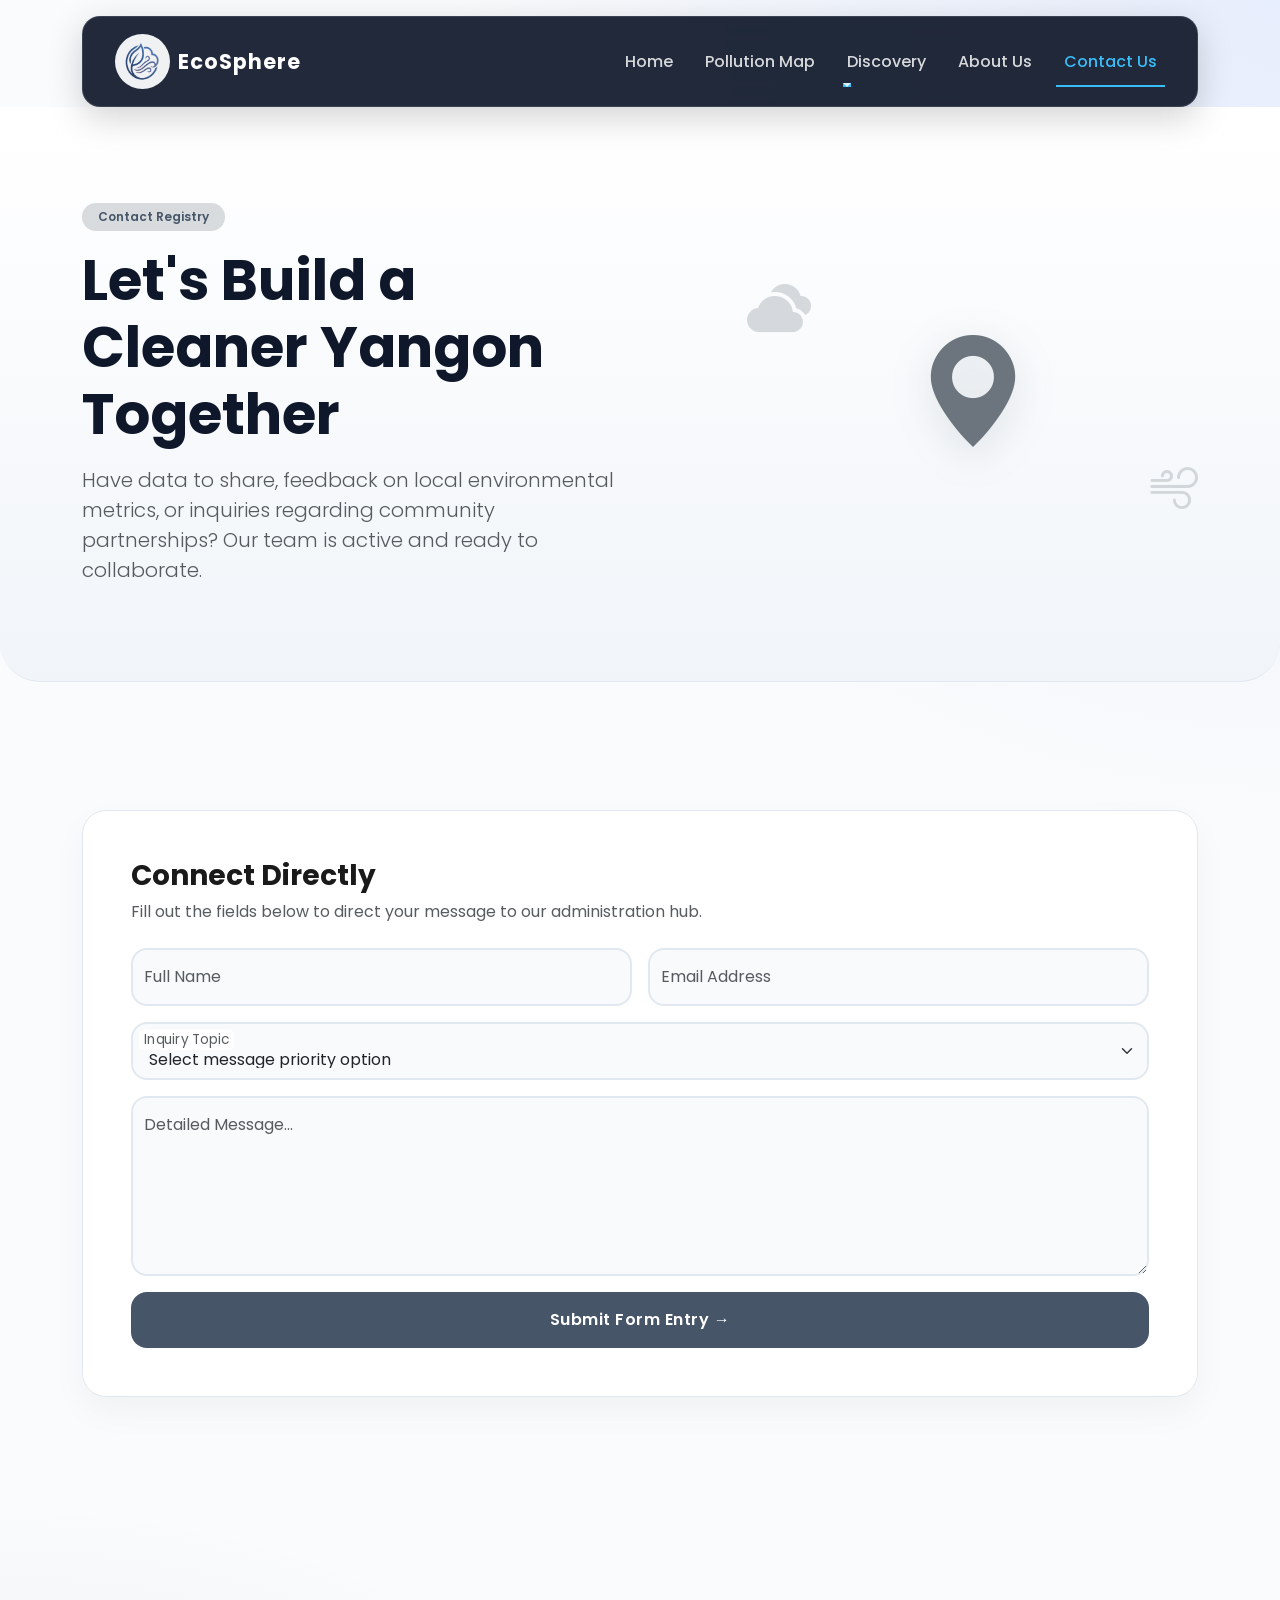
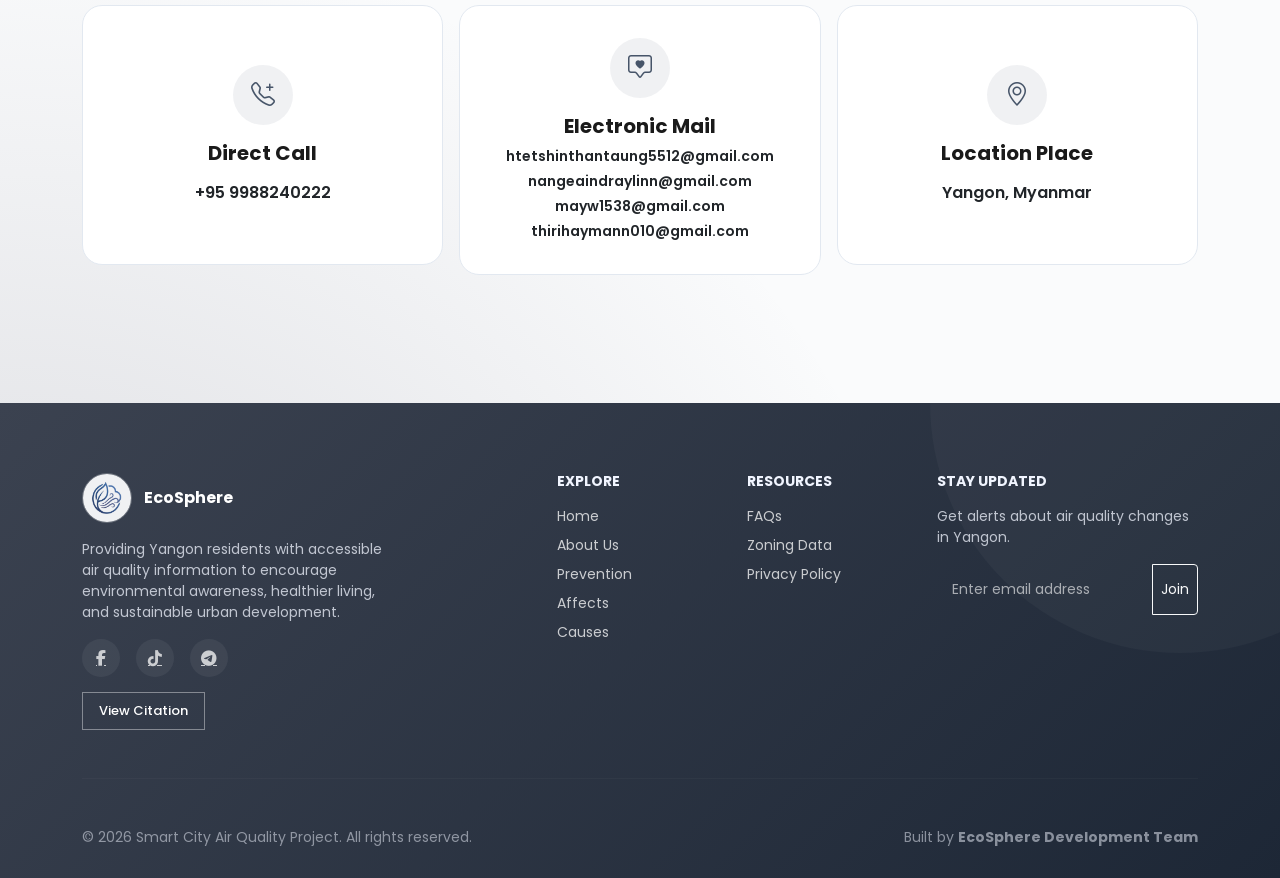
<file: contact.html>
<!DOCTYPE html>
<html lang="en">
<head>
    <meta charset="utf-8">
    <meta name="viewport" content="width=device-width, initial-scale=1">
    <title>Contact Us | EcoSphere</title>
    <link href="https://cdn.jsdelivr.net/npm/bootstrap@5.3.3/dist/css/bootstrap.min.css" rel="stylesheet">
    <link href="https://fonts.googleapis.com/css2?family=Poppins:wght@300;400;500;600;700;800&display=swap" rel="stylesheet">
    <link rel="stylesheet" href="https://cdnjs.cloudflare.com/ajax/libs/font-awesome/6.5.1/css/all.min.css">
    <link rel="stylesheet" href="https://cdn.jsdelivr.net/npm/bootstrap-icons@1.11.0/font/bootstrap-icons.css">
    <link rel="stylesheet" href="style.css">
    <link rel="shortcut icon" href="media/logo.jpg" type="image/x-icon">
    <style>
        :root {
            --primary-blue-grey: #475569;
            --dark-blue-grey: #334155;
            --dark-blue: #0f172a;
            --soft-bg: #f8fafc;
            --border-color: #e2e8f0;
        }
        body {
            background-color: #fafbfc;
            font-family: 'Poppins', sans-serif;
        }
        @keyframes slideInUp {
            from {
                opacity: 0;
                transform: translateY(30px);
            }
            to {
                opacity: 1;
                transform: translateY(0);
            }
        }
        .contact-hero {
            background: linear-gradient(180deg, #ffffff 0%, #f1f5f9 100%);
            padding: 6rem 0;
            color: var(--dark-blue);
            position: relative;
            border-radius: 0 0 2.5rem 2.5rem;
            animation: slideInUp 0.5s ease-out;
            border-bottom: 1px solid var(--border-color);
        }
        .form-floating > .form-control:focus ~ label,
        .form-floating > .form-control:not(:placeholder-shown) ~ label,
        .form-floating > .form-select ~ label {
            color: var(--primary-blue-grey);
            transform: scale(0.85) translateY(-0.5rem) translateX(0.15rem);
        }
        .custom-input {
            border: 2px solid var(--border-color);
            border-radius: 1rem;
            background-color: var(--soft-bg);
            transition: all 0.3s cubic-bezier(0.4, 0, 0.2, 1);
            padding: 1.2rem 1rem;
        }
        .custom-input:focus {
            border-color: var(--primary-blue-grey);
            background-color: #ffffff;
            box-shadow: 0 0 0 4px rgba(71, 85, 105, 0.12);
        }
        .modern-sidebar-card {
            background: #ffffff;
            border: 1px solid var(--border-color);
            border-radius: 1.5rem;
            padding: 2.5rem;
            box-shadow: 0 15px 35px rgba(15, 23, 42, 0.04);
            height: 100%;
        }
        .contact-method-card {
            background: #ffffff;
            border: 1px solid var(--border-color);
            border-radius: 1.25rem;
            padding: 2rem;
            text-align: center;
            transition: all 0.3s cubic-bezier(0.4, 0, 0.2, 1);
            position: relative;
            overflow: hidden;
        }
        .contact-method-card::before {
            content: '';
            position: absolute;
            top: 0;
            left: 0;
            width: 100%;
            height: 4px;
            background: var(--primary-blue-grey);
            transform: scaleX(0);
            transition: transform 0.3s ease;
        }
        .contact-method-card:hover {
            transform: translateY(-6px);
            box-shadow: 0 20px 40px rgba(0,0,0,0.06);
            border-color: transparent;
        }
        .contact-method-card:hover::before {
            transform: scaleX(1);
        }
        .icon-box {
            width: 60px;
            height: 60px;
            background: rgba(71, 85, 105, 0.08);
            color: var(--primary-blue-grey);
            border-radius: 50%;
            display: flex;
            align-items: center;
            justify-content: center;
            margin: 0 auto 1.25rem;
            font-size: 1.5rem;
            transition: all 0.3s ease;
        }
        .contact-method-card:hover .icon-box {
            background: var(--primary-blue-grey);
            color: #ffffff;
            transform: rotate(10deg);
        }
        .btn-submit {
            background: var(--primary-blue-grey);
            color: white;
            border: none;
            padding: 1rem 2rem;
            border-radius: 1rem;
            font-weight: 600;
            letter-spacing: 0.5px;
            transition: all 0.3s ease;
        }
        .btn-submit:hover {
            background: var(--dark-blue-grey);
            transform: translateY(-2px);
            box-shadow: 0 10px 20px rgba(71, 85, 105, 0.2);
            color: white;
        }
        .custom-checkbox:checked {
            background-color: var(--primary-blue-grey);
            border-color: var(--primary-blue-grey);
        }
        .custom-modal-content {
            border-radius: 1.5rem;
            border: none;
            box-shadow: 0 20px 50px rgba(15, 23, 42, 0.08);
        }
        .modal-icon-success {
            font-size: 3.5rem;
            color: #10b981;
        }
    </style>
</head>
<body>

<div class="container mt-3 nav-wrapper">
    <nav class="navbar navbar-expand-lg custom-nav">
        <div class="container-fluid">
            <a class="navbar-brand d-flex align-items-center gap-2" href="index.html">
                <img src="media/logo.jpg" class="rounded-logo" alt="Logo">
                <span class="brand-name">EcoSphere</span>
            </a>
            <button class="navbar-toggler border-0 shadow-none" type="button" data-bs-toggle="offcanvas" data-bs-target="#mobileMenu">
                <span class="navbar-toggler-icon"></span>
            </button>
            <div class="collapse navbar-collapse" id="desktopMenu">
                <ul class="navbar-nav ms-auto align-items-center gap-3">
                    <li class="nav-item">
                        <a class="nav-link" href="index.html">Home</a>
                    </li>
                    <li class="nav-item">
                        <a class="nav-link" href="map.html">Pollution Map</a>
                    </li>
                    <li class="nav-item dropdown">
                        <a class="nav-link dropdown-toggle" href="#" role="button" data-bs-toggle="dropdown">Discovery</a>
                        <ul class="dropdown-menu">
                            <li><a class="dropdown-item" href="causes.html">Causes</a></li>
                            <li><a class="dropdown-item" href="prevention.html">Prevention</a></li>
                            <li><a class="dropdown-item" href="affects.html">Affects</a></li>
                        </ul>
                    </li>
                    <li class="nav-item">
                        <a class="nav-link" href="about.html">About Us</a>
                    </li>
                    <li class="nav-item">
                        <a class="nav-link active" href="contact.html">Contact Us</a>
                    </li>
                </ul>
            </div>
        </div>
    </nav>
</div>

<div class="offcanvas offcanvas-end" data-bs-scroll="true" tabindex="-1" id="mobileMenu" aria-labelledby="mobileMenuLabel">
    <div class="offcanvas-header">
        <div class="d-flex align-items-center gap-2">
            <img src="media/logo.jpg" class="rounded-logo" style="width:42px;height:42px;" alt="Logo">
            <h5 class="offcanvas-title text-white mb-0" id="mobileMenuLabel">EcoSphere</h5>
        </div>
        <button type="button" class="btn-close btn-close-white shadow-none" data-bs-dismiss="offcanvas" aria-label="Close"></button>
    </div>
    <div class="offcanvas-body">
        <ul class="navbar-nav gap-2">
            <li class="nav-item"><a class="nav-link" href="index.html">Home</a></li>
            <li class="nav-item"><a class="nav-link" href="map.html">Pollution Map</a></li>
            <li class="nav-item dropdown">
                <a class="nav-link dropdown-toggle" href="#" role="button" data-bs-toggle="dropdown" data-bs-display="static" aria-expanded="false">Discovery</a>
                <ul class="dropdown-menu border-0 bg-transparent">
                    <li><a class="dropdown-item text-white-50" href="causes.html">Causes</a></li>
                    <li><a class="dropdown-item text-white-50" href="prevention.html">Prevention</a></li>
                    <li><a class="dropdown-item text-white-50" href="affects.html">Affects</a></li>
                </ul>
            </li>
            <li class="nav-item"><a class="nav-link" href="about.html">About Us</a></li>
            <li class="nav-item"><a class="nav-link" href="contact.html">Contact Us</a></li>
        </ul>
    </div>
</div>

<section class="contact-hero mb-5">
    <div class="container">
        <div class="row align-items-center gy-4">
            <div class="col-lg-6 text-center text-lg-start">
                <span class="badge bg-secondary bg-opacity-25 text-secondary mb-3 px-3 py-2 rounded-pill fw-semibold" style="color: var(--primary-blue-grey) !important;">Contact Registry</span>
                <h1 class="display-4 fw-bold mb-3" style="color: var(--dark-blue);">Let's Build a Cleaner Yangon Together</h1>
                <p class="lead text-muted mb-0">Have data to share, feedback on local environmental metrics, or inquiries regarding community partnerships? Our team is active and ready to collaborate.</p>
            </div>
            <div class="col-lg-5 offset-lg-1 d-none d-lg-block text-center">
                <div class="position-relative p-5">
                    <i class="bi bi-clouds-fill text-secondary opacity-25 position-absolute top-0 start-0" style="font-size: 4rem;"></i>
                    <i class="bi bi-geo-alt-fill text-secondary" style="font-size: 7rem; filter: drop-shadow(0 10px 20px rgba(71,85,105,0.15));"></i>
                    <i class="bi bi-wind text-secondary opacity-25 position-absolute bottom-0 end-0" style="font-size: 3rem;"></i>
                </div>
            </div>
        </div>
    </div>
</section>

<section class="mb-5">
    <div class="container">
        <div class="row">
            <div class="col-lg-12">
                <div class="modern-sidebar-card p-4 p-lg-5">
                    <h3 class="fw-bold mb-2">Connect Directly</h3>
                    <p class="text-muted mb-4">Fill out the fields below to direct your message to our administration hub.</p>
                    <form action="#" method="POST">
                        <div class="row g-3">
                            <div class="col-md-6">
                                <div class="form-floating">
                                    <input type="text" class="form-control custom-input" id="floatingName" placeholder="Full Name">
                                    <label for="floatingName" class="text-muted">Full Name</label>
                                </div>
                            </div>
                            <div class="col-md-6">
                                <div class="form-floating">
                                    <input type="email" class="form-control custom-input" id="floatingEmail" placeholder="Email Address">
                                    <label for="floatingEmail" class="text-muted">Email Address</label>
                                </div>
                            </div>
                            <div class="col-12">
                                <div class="form-floating">
                                    <select class="form-select custom-input" id="floatingSubject">
                                        <option value="" selected disabled hidden>Select message priority option</option>
                                        <option value="data">Data Reporting</option>
                                        <option value="hardware">Hardware Inquiries</option>
                                        <option value="partnership">Community Partnerships</option>
                                        <option value="partnership">Others</option>
                                    </select>
                                    <label for="floatingSubject" class="text-muted">Inquiry Topic</label>
                                </div>
                            </div>
                            <div class="col-12">
                                <div class="form-floating">
                                    <textarea class="form-control custom-input" id="floatingMessage" placeholder="Detailed Message..." style="height: 180px"></textarea>
                                    <label for="floatingMessage" class="text-muted">Detailed Message...</label>
                                </div>
                            </div>
                            <div class="col-12">
                                <button type="button" class="btn-submit w-100 py-3" data-bs-toggle="modal" data-bs-target="#thankYouModal">
                                    Submit Form Entry &rarr;
                                </button>
                            </div>
                        </div>
                    </form>
                </div>
            </div>
        </div>
    </div>
</section>

<div class="modal fade" id="thankYouModal" tabindex="-1" aria-labelledby="thankYouModalLabel" aria-hidden="true">
    <div class="modal-dialog modal-dialog-centered">
        <div class="modal-content custom-modal-content p-4">
            <div class="modal-body text-center">
                <div class="mb-3">
                    <i class="bi bi-check-circle-fill modal-icon-success"></i>
                </div>
                <h4 class="fw-bold mb-2" id="thankYouModalLabel" style="color: var(--dark-blue);">Submission Received!</h4>
                <p class="text-muted mb-4">Thanks for submitting! Your details have been routed to our hub, and a representative will reach out shortly.</p>
                <button type="button" class="btn-submit w-100" data-bs-dismiss="modal">Close Window</button>
            </div>
        </div>
    </div>
</div>

<section class="mb-5">
    <div class="container">
        <div class="row g-3">
            <div class="col-md-4">
                <div class="contact-method-card" style="min-height: 260px; display: flex; flex-direction: column; justify-content: center;">
                    <div class="icon-box mb-3"><i class="bi bi-telephone-plus"></i></div>
                    <h5 class="fw-bold">Direct Call</h5>
                    <a href="tel:+959988240222" class="text-decoration-none fw-semibold text-dark d-block mt-2">+95 9988240222</a>
                </div>
            </div>
            <div class="col-md-4">
                <div class="contact-method-card" style="min-height: 260px; display: flex; flex-direction: column; justify-content: center;">
                    <div class="icon-box mb-3"><i class="bi bi-chat-square-heart"></i></div>
                    <h5 class="fw-bold mb-2">Electronic Mail</h5>
                    <div class="d-flex flex-column gap-1 small">
                        <a href="mailto:htetshinthantaung5512@gmail.com" class="text-decoration-none fw-semibold text-dark text-break">htetshinthantaung5512@gmail.com</a>
                        <a href="mailto:nangeaindraylinn@gmail.com" class="text-decoration-none fw-semibold text-dark text-break">nangeaindraylinn@gmail.com</a>
                        <a href="mailto:mayw1538@gmail.com" class="text-decoration-none fw-semibold text-dark text-break">mayw1538@gmail.com</a>
                        <a href="mailto:thirihaymann010@gmail.com" class="text-decoration-none fw-semibold text-dark text-break">thirihaymann010@gmail.com</a>
                    </div>
                </div>
            </div>
            <div class="col-md-4">
                <div class="contact-method-card" style="min-height: 260px; display: flex; flex-direction: column; justify-content: center;">
                    <div class="icon-box mb-3"><i class="bi bi-geo-alt"></i></div>
                    <h5 class="fw-bold">Location Place</h5>
                    <span class="fw-semibold text-dark d-block mt-2">Yangon, Myanmar</span>
                </div>
            </div>
        </div>
    </div>
</section>

<footer id="footer" class="custom-footer mt-5">
    <div class="container">
        <div class="row gy-4">
            <div class="col-lg-4 col-md-12 text-center text-lg-start">
                <a class="navbar-brand d-block mb-3" href="index.html">
                    <img src="media/logo.jpg" class="rounded-logo border border-light border-opacity-25" style="width: 50px; height: 50px;">
                    <span class="ms-2 fw-bold text-white">EcoSphere</span>
                </a>
                <p class="small opacity-75 pe-lg-5">
                  Providing Yangon residents with accessible air quality information to encourage environmental awareness, healthier living, and sustainable urban development.
                </p>
                <div class="footer-socials d-flex gap-3 justify-content-center justify-content-lg-start mt-3">
                    <a href="https://www.facebook.com/share/181xZYCWML/?mibextid=wwXIfr" class="text-white opacity-75"><i class="fa-brands fa-facebook-f"></i></a>
                    <a href="https://www.tiktok.com/@greenwaveprojectpbl?_r=1&_t=ZS-96brNTNGCgf" class="text-white opacity-75"><i class="fa-brands fa-tiktok"></i></a>
                    <a href="https://web.telegram.org/k/" class="text-white opacity-75"><i class="fa-brands fa-telegram"></i></a>
                </div>
            </div>
            <div class="col-6 col-lg-2 offset-lg-1">
                <h6 class="fw-bold mb-3 text-uppercase small">Explore</h6>
                <ul class="list-unstyled small opacity-75">
                    <li class="mb-2"><a href="index.html" class="text-decoration-none text-white">Home</a></li>
                    <li class="mb-2"><a href="about.html" class="text-decoration-none text-white">About Us</a></li>
                    <li class="mb-2"><a href="prevention.html" class="text-decoration-none text-white">Prevention</a></li>
                    <li class="mb-2"><a href="affects.html" class="text-decoration-none text-white">Affects</a></li>
                    <li class="mb-2"><a href="causes.html" class="text-decoration-none text-white">Causes</a></li>
                </ul>
            </div>
            <div class="col-6 col-lg-2">
                <h6 class="fw-bold mb-3 text-uppercase small">Resources</h6>
                <ul class="list-unstyled small opacity-75">
                    <li class="mb-2"><a href="faqs.html" class="text-decoration-none text-white">FAQs</a></li>
                    <li class="mb-2"><a href="map.html" class="text-decoration-none text-white">Zoning Data</a></li>
                    <li class="mb-2"><a href="privacy.html" class="text-decoration-none text-white">Privacy Policy</a></li>
                </ul>
            </div>
            <div class="col-lg-3 col-md-12">
                <h6 class="fw-bold mb-3 text-uppercase small">Stay Updated</h6>
                <p class="small opacity-75">Get alerts about air quality changes in Yangon.</p>
                <form action="contact.html" method="GET">
                    <div class="input-group mb-3">
                        <input type="email" name="userEmail" class="form-control form-control-sm bg-transparent border-light border-opacity-25 text-white" placeholder="Enter email address" required>
                        <button class="btn btn-outline-light btn-sm" type="submit">Join</button>
                    </div>
                </form>
            </div>
        </div>
        <div class="citation-container">
            <a href="citation.html" target="_blank" class="btn-citation view-btn">View Citation</a>
        </div>
        <hr class="my-5 border-light border-opacity-10">
        <div class="row align-items-center">
            <div class="col-md-6 text-center text-md-start">
                <p class="small mb-0 opacity-50">© 2026 Smart City Air Quality Project. All rights reserved.</p>
            </div>
            <div class="col-md-6 text-center text-md-end">
                <p class="small mb-0 opacity-50">Built by <span class="fw-bold">EcoSphere Development Team</span></p>
            </div>
        </div>
    </div>
</footer>

<script src="https://cdn.jsdelivr.net/npm/bootstrap@5.3.3/dist/js/bootstrap.bundle.min.js"></script>
</body>
</html>
</file>
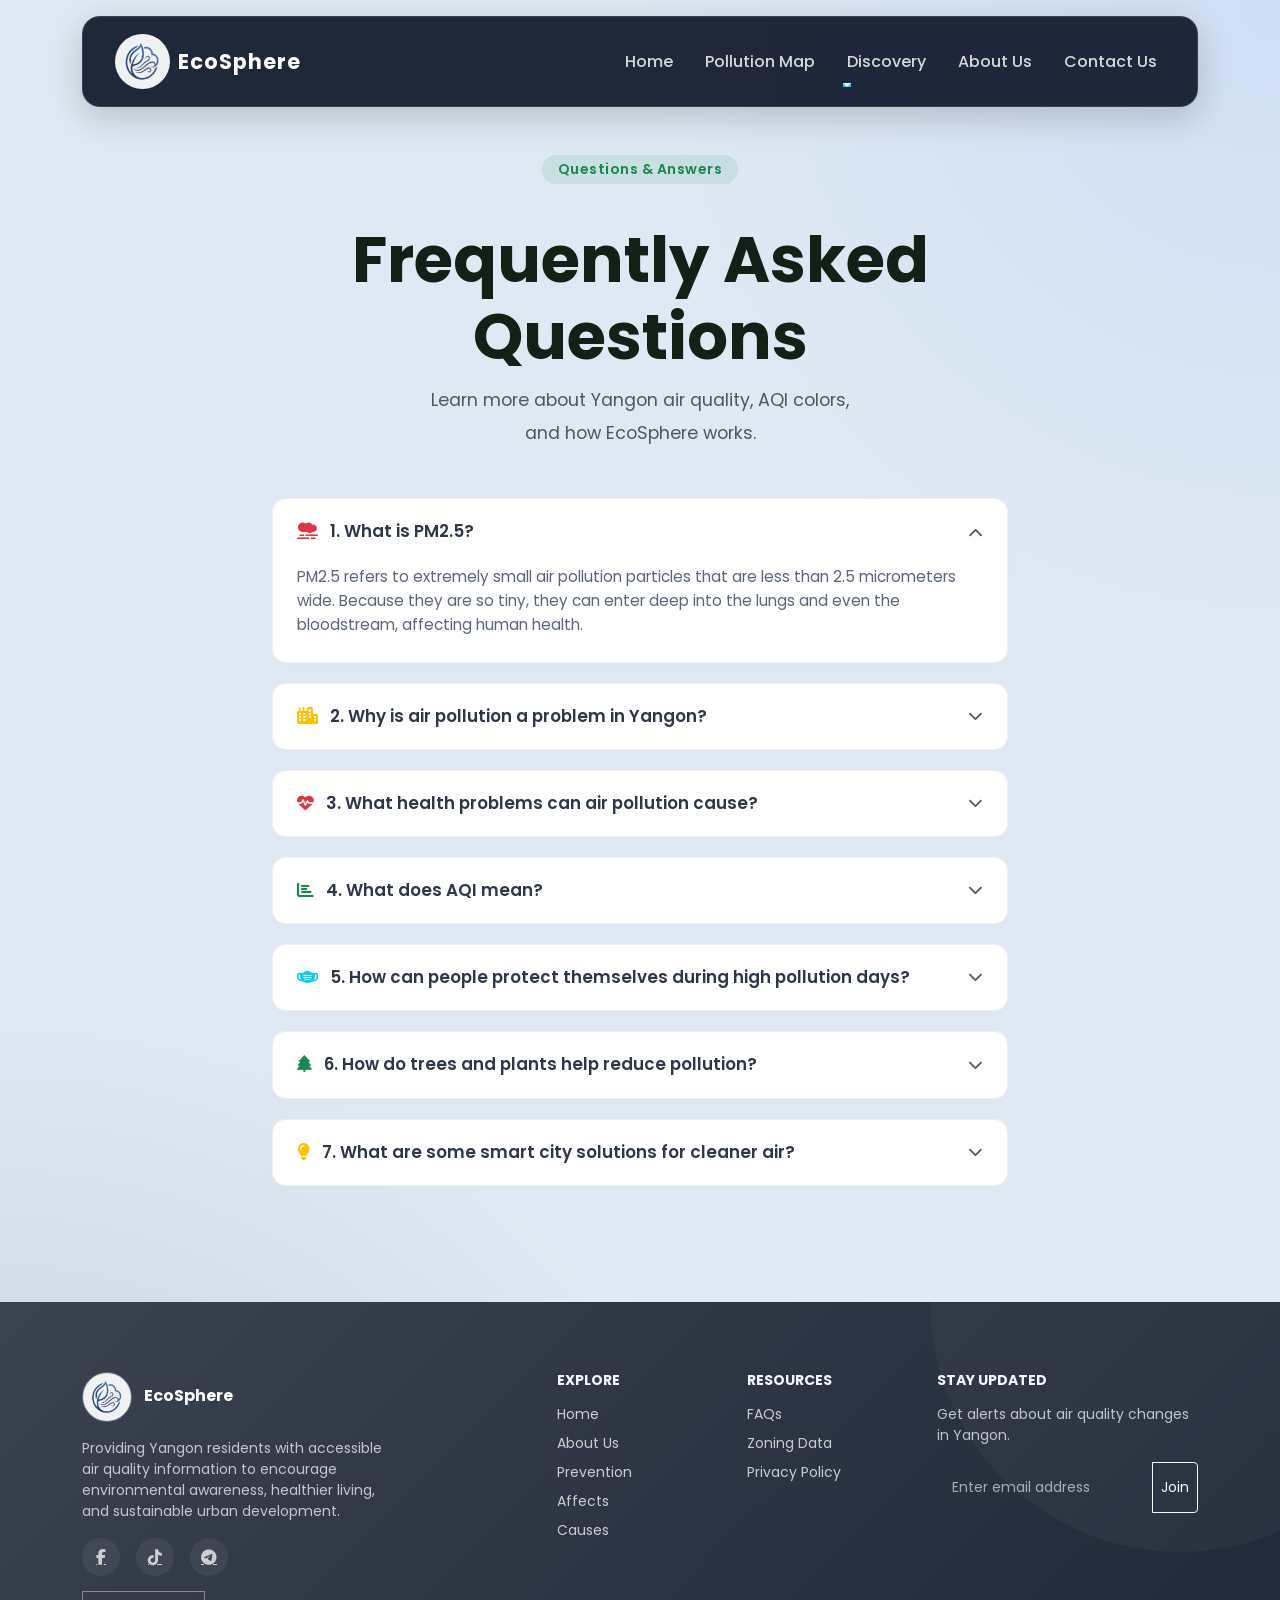
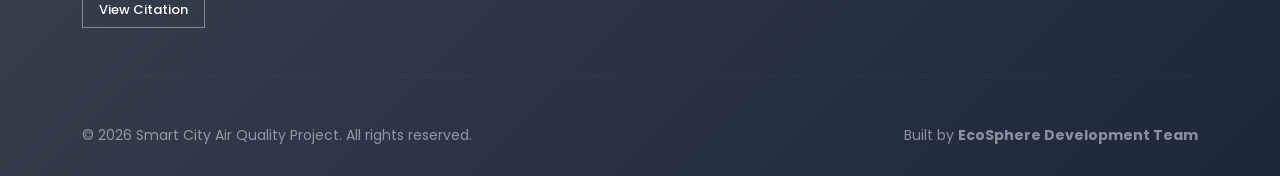
<file: faqs.html>
<!doctype html>
<html lang="en">
<head>
    <meta charset="UTF-8">
    <meta name="viewport" content="width=device-width, initial-scale=1">
    <title>FAQs | EcoSphere</title>

    <link href="https://cdn.jsdelivr.net/npm/bootstrap@5.3.3/dist/css/bootstrap.min.css" rel="stylesheet">
    <link href="https://fonts.googleapis.com/css2?family=Poppins:wght@300;400;500;600;700;800&display=swap" rel="stylesheet">
    <link rel="stylesheet" href="https://cdnjs.cloudflare.com/ajax/libs/font-awesome/6.5.1/css/all.min.css">
    <link rel="stylesheet" href="style.css">
    <link rel="shortcut icon" href="media/logo.jpg" type="image/x-icon">

    <style>
        .faq-card {
            background: #ffffff;
            border: 1px solid rgba(0,0,0,0.06);
            border-radius: 14px;
            padding: 0;
            margin-bottom: 1.25rem;
            box-shadow: 0 3px 12px rgba(0,0,0,0.015);
            transition: transform 0.2s ease, box-shadow 0.2s ease;
        }
        .faq-card:hover {
            transform: translateY(-2px);
            box-shadow: 0 8px 20px rgba(0,0,0,0.04);
        }
        .faq-btn {
            width: 100%;
            text-align: left;
            background: transparent;
            border: none;
            padding: 1.25rem 1.5rem;
            font-weight: 600;
            color: #2d3748;
            font-size: 1.05rem;
            display: flex;
            align-items: center;
            justify-content: space-between;
        }
        .faq-btn:focus {
            outline: none;
        }
        .faq-answer {
            padding: 0 1.5rem 1.5rem 1.5rem;
            color: #5a6578;
            line-height: 1.6;
            font-size: 0.95rem;
        }
        .rotate-icon {
            transition: transform 0.2s ease;
        }
        .faq-btn:not(.collapsed) .rotate-icon {
            transform: rotate(180deg);
        }
    </style>
</head>
<body>

<div class="container mt-3 nav-wrapper">
    <nav class="navbar navbar-expand-lg custom-nav">
        <div class="container-fluid">
            <a class="navbar-brand d-flex align-items-center gap-2" href="index.html">
                <img src="media/logo.jpg" class="rounded-logo" alt="Logo">
                <span class="brand-name">EcoSphere</span>
            </a>

            <button class="navbar-toggler border-0 shadow-none" type="button" data-bs-toggle="offcanvas" data-bs-target="#mobileMenu">
                <span class="navbar-toggler-icon"></span>
            </button>

            <div class="collapse navbar-collapse" id="desktopMenu">
                <ul class="navbar-nav ms-auto align-items-center gap-3">
                    <li class="nav-item"><a class="nav-link" href="index.html">Home</a></li>
                    <li class="nav-item"><a class="nav-link" href="map.html">Pollution Map</a></li>
                    <li class="nav-item dropdown">
                        <a class="nav-link dropdown-toggle" href="#" role="button" data-bs-toggle="dropdown">Discovery</a>
                        <ul class="dropdown-menu">
                            <li><a class="dropdown-item" href="causes.html">Causes</a></li>
                            <li><a class="dropdown-item" href="prevention.html">Prevention</a></li>
                            <li><a class="dropdown-item" href="affects.html">Affects</a></li>
                        </ul>
                    </li>
                    <li class="nav-item"><a class="nav-link" href="about.html">About Us</a></li>
                    <li class="nav-item"><a class="nav-link" href="contact.html">Contact Us</a></li>
                </ul>
            </div>
        </div>
    </nav>
</div>

<div class="offcanvas offcanvas-end" tabindex="-1" id="mobileMenu">
    <div class="offcanvas-header">
        <h5 class="offcanvas-title text-white">EcoSphere</h5>
        <button type="button" class="btn-close btn-close-white" data-bs-dismiss="offcanvas"></button>
    </div>
    <div class="offcanvas-body">
        <ul class="navbar-nav">
            <li class="nav-item"><a class="nav-link" href="index.html">Home</a></li>
            <li class="nav-item"><a class="nav-link" href="map.html">Pollution Map</a></li>
            <li class="nav-item dropdown">
                <a class="nav-link dropdown-toggle" href="#" role="button" data-bs-toggle="dropdown" data-bs-display="static">Discovery</a>
                <ul class="dropdown-menu border-0 bg-transparent">
                    <li><a class="dropdown-item text-white-50" href="causes.html">Causes</a></li>
                    <li><a class="dropdown-item text-white-50" href="prevention.html">Prevention</a></li>
                    <li><a class="dropdown-item text-white-50" href="affects.html">Affects</a></li>
                </ul>
            </li>
            <li class="nav-item"><a class="nav-link" href="about.html">About Us</a></li>
            <li class="nav-item"><a class="nav-link" href="contact.html">Contact Us</a></li>
        </ul>
    </div>
</div>

<section class="container py-5 fade-in-up">
    <div class="page-hero text-center mb-5">
        <span class="section-badge bg-success bg-opacity-10 text-success px-3 py-1 rounded-pill fw-semibold small">Questions & Answers</span>
        <h1 class="display-5 fw-bold mt-3 mb-2">Frequently Asked Questions</h1>
        <p class="text-muted col-lg-6 mx-auto">Learn more about Yangon air quality, AQI colors, and how EcoSphere works.</p>
    </div>

    <div class="row justify-content-center">
        <div class="col-lg-8">
            <div class="accordion" id="accordionAll">

                <div class="faq-card">
                    <button class="faq-btn" type="button" data-bs-toggle="collapse" data-bs-target="#all-q1">
                        <span><i class="fa-solid fa-smog text-danger me-2"></i> 1. What is PM2.5?</span>
                        <i class="fa-solid fa-chevron-down rotate-icon text-muted small"></i>
                    </button>
                    <div id="all-q1" class="collapse show" data-bs-parent="#accordionAll">
                        <div class="faq-answer">
                            PM2.5 refers to extremely small air pollution particles that are less than 2.5 micrometers wide. Because they are so tiny, they can enter deep into the lungs and even the bloodstream, affecting human health.
                        </div>
                    </div>
                </div>

                <div class="faq-card">
                    <button class="faq-btn collapsed" type="button" data-bs-toggle="collapse" data-bs-target="#all-q2">
                        <span><i class="fa-solid fa-city text-warning me-2"></i> 2. Why is air pollution a problem in Yangon?</span>
                        <i class="fa-solid fa-chevron-down rotate-icon text-muted small"></i>
                    </button>
                    <div id="all-q2" class="collapse" data-bs-parent="#accordionAll">
                        <div class="faq-answer">
                            Major causes include vehicle emissions, industrial smoke, construction dust, diesel generators, and open waste burning. Pollution levels can become worse during dry seasons with low rainfall and weak wind circulation.
                        </div>
                    </div>
                </div>

                <div class="faq-card">
                    <button class="faq-btn collapsed" type="button" data-bs-toggle="collapse" data-bs-target="#all-q3">
                        <span><i class="fa-solid fa-heart-pulse text-danger me-2"></i> 3. What health problems can air pollution cause?</span>
                        <i class="fa-solid fa-chevron-down rotate-icon text-muted small"></i>
                    </button>
                    <div id="all-q3" class="collapse" data-bs-parent="#accordionAll">
                        <div class="faq-answer">
                            Air pollution may cause coughing, throat irritation, breathing difficulties, asthma attacks, and eye discomfort. Long-term exposure can increase the risk of heart disease, stroke, and lung damage.
                        </div>
                    </div>
                </div>

                <div class="faq-card">
                    <button class="faq-btn collapsed" type="button" data-bs-toggle="collapse" data-bs-target="#all-q4">
                        <span><i class="fa-solid fa-chart-bar text-success me-2"></i> 4. What does AQI mean?</span>
                        <i class="fa-solid fa-chevron-down rotate-icon text-muted small"></i>
                    </button>
                    <div id="all-q4" class="collapse" data-bs-parent="#accordionAll">
                        <div class="faq-answer">
                            AQI stands for Air Quality Index. It measures how clean or polluted the air is and whether it may affect people’s health. Higher AQI values mean higher pollution levels and greater health risks.
                        </div>
                    </div>
                </div>

                <div class="faq-card">
                    <button class="faq-btn collapsed" type="button" data-bs-toggle="collapse" data-bs-target="#all-q5">
                        <span><i class="fa-solid fa-mask-face text-info me-2"></i> 5. How can people protect themselves during high pollution days?</span>
                        <i class="fa-solid fa-chevron-down rotate-icon text-muted small"></i>
                    </button>
                    <div id="all-q5" class="collapse" data-bs-parent="#accordionAll">
                        <div class="faq-answer">
                            People can wear N95 or KN95 masks, reduce outdoor activities, close windows during severe pollution periods, and regularly check AQI updates.
                        </div>
                    </div>
                </div>

                <div class="faq-card">
                    <button class="faq-btn collapsed" type="button" data-bs-toggle="collapse" data-bs-target="#all-q6">
                        <span><i class="fa-solid fa-tree text-success me-2"></i> 6. How do trees and plants help reduce pollution?</span>
                        <i class="fa-solid fa-chevron-down rotate-icon text-muted small"></i>
                    </button>
                    <div id="all-q6" class="collapse" data-bs-parent="#accordionAll">
                        <div class="faq-answer">
                            Trees and plants help absorb carbon dioxide, trap dust particles, and improve overall air quality in urban areas. Green spaces also help cool cities naturally.
                        </div>
                    </div>
                </div>

                <div class="faq-card">
                    <button class="faq-btn collapsed" type="button" data-bs-toggle="collapse" data-bs-target="#all-q7">
                        <span><i class="fa-solid fa-lightbulb text-warning me-2"></i> 7. What are some smart city solutions for cleaner air?</span>
                        <i class="fa-solid fa-chevron-down rotate-icon text-muted small"></i>
                    </button>
                    <div id="all-q7" class="collapse" data-bs-parent="#accordionAll">
                        <div class="faq-answer">
                            Smart city solutions include real-time AQI monitoring, sustainable transportation, urban greening, cleaner energy use, and digital environmental awareness systems.
                        </div>
                    </div>
                </div>

            </div>
        </div>
    </div>
</section>

<footer id="footer" class="custom-footer mt-5">
    <div class="container">
        <div class="row gy-4">
            <div class="col-lg-4 col-md-12 text-center text-lg-start">
                <a class="navbar-brand d-block mb-3" href="index.html">
                    <img src="media/logo.jpg" class="rounded-logo border border-light border-opacity-25" style="width: 50px; height: 50px;" alt="Logo">
                    <span class="ms-2 fw-bold text-white">EcoSphere</span>
                </a>
                <p class="small opacity-75 pe-lg-5">
                    Providing Yangon residents with accessible air quality information to encourage environmental awareness, healthier living, and sustainable urban development.
                </p>
                <div class="footer-socials d-flex gap-3 justify-content-center justify-content-lg-start mt-3">
                    <a href="https://www.facebook.com/share/181xZYCWML/?mibextid=wwXIfr" class="text-white opacity-75">
                        <i class="fa-brands fa-facebook-f"></i>
                    </a>
                    <a href="https://www.tiktok.com/@greenwaveprojectpbl?_r=1&_t=ZS-96brNTNGCgf" class="text-white opacity-75">
                        <i class="fa-brands fa-tiktok"></i>
                    </a>
                    <a href="https://web.telegram.org/k/" class="text-white opacity-75">
                        <i class="fa-brands fa-telegram"></i>
                    </a>
                </div>
            </div>

            <div class="col-6 col-lg-2 offset-lg-1">
                <h6 class="fw-bold mb-3 text-uppercase small">Explore</h6>
                <ul class="list-unstyled small opacity-75">
                    <li class="mb-2"><a href="index.html" class="text-decoration-none text-white">Home</a></li>
                    <li class="mb-2"><a href="about.html" class="text-decoration-none text-white">About Us</a></li>
                    <li class="mb-2"><a href="prevention.html" class="text-decoration-none text-white">Prevention</a></li>
                    <li class="mb-2"><a href="affects.html" class="text-decoration-none text-white">Affects</a></li>
                    <li class="mb-2"><a href="causes.html" class="text-decoration-none text-white">Causes</a></li>
                </ul>
            </div>

            <div class="col-6 col-lg-2">
                <h6 class="fw-bold mb-3 text-uppercase small">Resources</h6>
                <ul class="list-unstyled small opacity-75">
                    <li class="mb-2"><a href="faqs.html" class="text-decoration-none text-white">FAQs</a></li>
                    <li class="mb-2"><a href="map.html" class="text-decoration-none text-white">Zoning Data</a></li>
                    <li class="mb-2"><a href="privacy.html" class="text-decoration-none text-white">Privacy Policy</a></li>
                </ul>
            </div>

            <div class="col-lg-3 col-md-12">
                <h6 class="fw-bold mb-3 text-uppercase small">Stay Updated</h6>
                <p class="small opacity-75">Get alerts about air quality changes in Yangon.</p>
                <form action="contact.html" method="GET">
                    <div class="input-group mb-3">
                        <input type="email" name="userEmail" class="form-control form-control-sm bg-transparent border-light border-opacity-25 text-white" placeholder="Enter email address" required>
                        <button class="btn btn-outline-light btn-sm" type="submit">Join</button>
                    </div>
                </form>
            </div>
        </div>

        <div class="citation-container">
            <a href="citation.html" target="_blank" class="btn-citation view-btn">
                View Citation
            </a>
        </div>

        <hr class="my-5 border-light border-opacity-10">

        <div class="row align-items-center">
            <div class="col-md-6 text-center text-md-start">
                <p class="small mb-0 opacity-50">© 2026 Smart City Air Quality Project. All rights reserved.</p>
            </div>
            <div class="col-md-6 text-center text-md-end">
                <p class="small mb-0 opacity-50">Built by <span class="fw-bold">EcoSphere Development Team</span></p>
            </div>
        </div>
    </div>
</footer>

<script src="https://cdn.jsdelivr.net/npm/bootstrap@5.3.3/dist/js/bootstrap.bundle.min.js"></script>

</body>
</html>
</file>
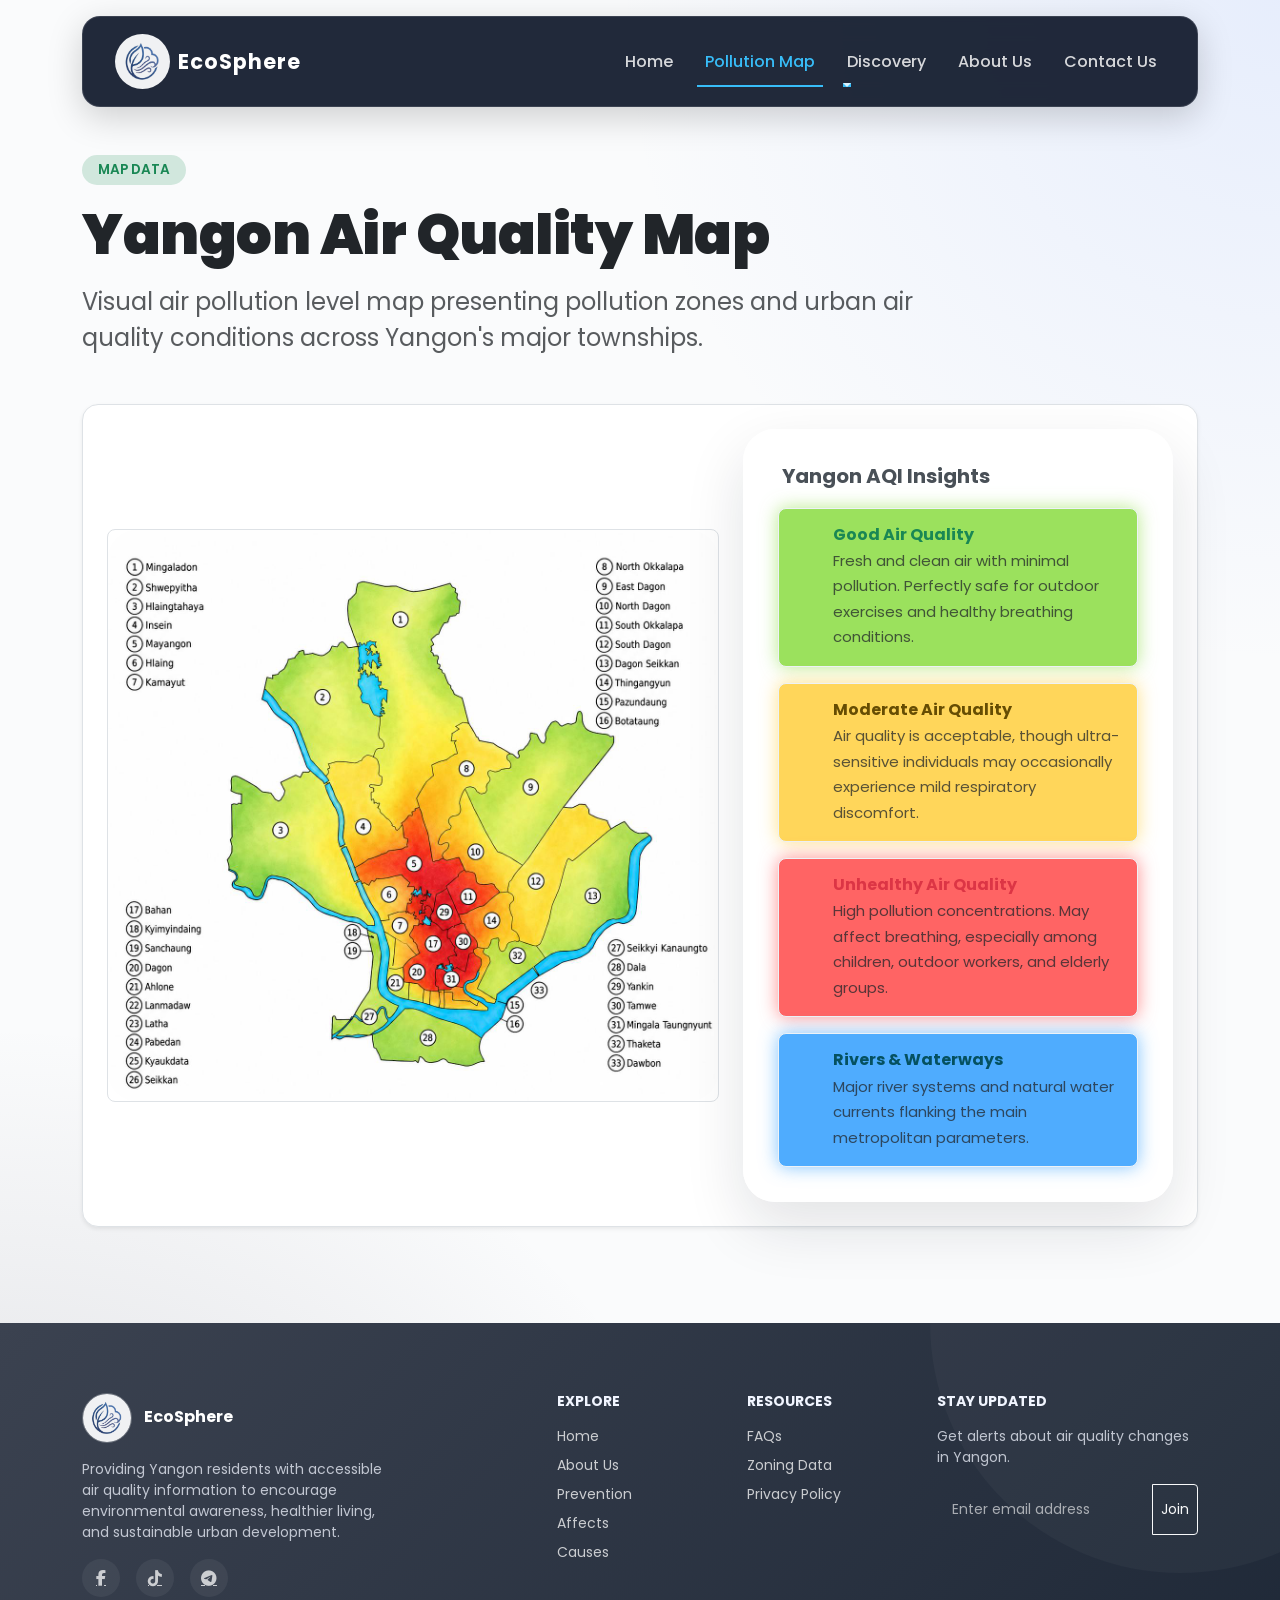
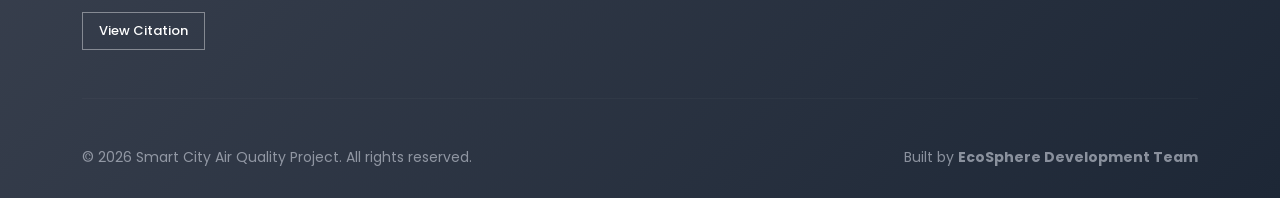
<file: map.html>
<!doctype html>
<html lang="en">
<head>
    <meta charset="utf-8">
    <meta name="viewport" content="width=device-width, initial-scale=1">
    <title>Yangon Air Quality Map | EcoSphere</title>
    <link href="https://cdn.jsdelivr.net/npm/bootstrap@5.3.3/dist/css/bootstrap.min.css" rel="stylesheet">
    <link href="https://fonts.googleapis.com/css2?family=Poppins:wght@300;400;500;600;700;800&display=swap" rel="stylesheet">
    <link rel="stylesheet" href="https://cdnjs.cloudflare.com/ajax/libs/font-awesome/6.5.1/css/all.min.css">
    <link rel="stylesheet" href="https://cdn.jsdelivr.net/npm/bootstrap-icons@1.11.0/font/bootstrap-icons.css">
    <link rel="stylesheet" href="style.css">
    <link rel="shortcut icon" href="media/logo.jpg" type="image/x-icon">

    <style>
        :root {
            --primary-blue-grey: #475569;
            --dark-blue-grey: #334155;
            --dark-blue: #0f172a;
            --soft-bg: #f8fafc;
            --border-color: #e2e8f0;
        }

        body {
            background-color: #fafbfc;
            font-family: 'Poppins', sans-serif;
            overflow-x: hidden;
        }
    </style>
</head>

<body>

<div class="container mt-3 nav-wrapper">
    <nav class="navbar navbar-expand-lg custom-nav">
        <div class="container-fluid">

            <a class="navbar-brand d-flex align-items-center gap-2" href="index.html">
                <img src="media/logo.jpg" class="rounded-logo" alt="Logo">
                <span class="brand-name">EcoSphere</span>
            </a>

            <button class="navbar-toggler border-0 shadow-none"
                    type="button"
                    data-bs-toggle="offcanvas"
                    data-bs-target="#mobileMenu">
                <span class="navbar-toggler-icon"></span>
            </button>

            <div class="collapse navbar-collapse" id="desktopMenu">
                <ul class="navbar-nav ms-auto align-items-center gap-3">

                    <li class="nav-item">
                        <a class="nav-link" href="index.html">Home</a>
                    </li>

                    <li class="nav-item">
                        <a class="nav-link active" href="map.html">Pollution Map</a>
                    </li>

                    <li class="nav-item dropdown">
                        <a class="nav-link dropdown-toggle"
                           href="#"
                           role="button"
                           data-bs-toggle="dropdown">
                             Discovery
                        </a>

                        <ul class="dropdown-menu">
                            <li><a class="dropdown-item" href="causes.html">Causes</a></li>
                            <li><a class="dropdown-item" href="prevention.html">Prevention</a></li>
                            <li><a class="dropdown-item" href="affects.html">Affects</a></li>
                        </ul>
                    </li>

                    <li class="nav-item">
                        <a class="nav-link" href="about.html">About Us</a>
                    </li>

                    <li class="nav-item">
                        <a class="nav-link" href="contact.html">Contact Us</a>
                    </li>

                </ul>
            </div>
        </div>
    </nav>
</div>

<div class="offcanvas offcanvas-end"
     data-bs-scroll="true"
     tabindex="-1"
     id="mobileMenu"
     aria-labelledby="mobileMenuLabel">

    <div class="offcanvas-header">
        <div class="d-flex align-items-center gap-2">
            <img src="media/logo.jpg"
                 class="rounded-logo"
                 style="width:42px;height:42px;"
                 alt="Logo">
            <h5 class="offcanvas-title text-white mb-0" id="mobileMenuLabel">
                EcoSphere
            </h5>
        </div>
        <button type="button"
                class="btn-close btn-close-white shadow-none"
                data-bs-dismiss="offcanvas"
                aria-label="Close">
        </button>
    </div>

    <div class="offcanvas-body">
        <ul class="navbar-nav gap-2">
            <li class="nav-item">
                <a class="nav-link" href="index.html">Home</a>
            </li>
            <li class="nav-item">
                <a class="nav-link active" href="map.html">Pollution Map</a>
            </li>
            <li class="nav-item dropdown">
                <a class="nav-link dropdown-toggle"
                   href="#"
                   role="button"
                   data-bs-toggle="dropdown"
                   data-bs-display="static"
                   aria-expanded="false">
                    Discovery
                </a>
                <ul class="dropdown-menu border-0 bg-transparent">
                    <li><a class="dropdown-item text-white-50" href="causes.html">Causes</a></li>
                    <li><a class="dropdown-item text-white-50" href="prevention.html">Prevention</a></li>
                    <li><a class="dropdown-item text-white-50" href="affects.html">Affects</a></li>
                </ul>
            </li>
            <li class="nav-item">
                <a class="nav-link" href="about.html">About Us</a>
            </li>
            <li class="nav-item">
                <a class="nav-link" href="contact.html">Contact Us</a>
            </li>
        </ul>
    </div>
</div>
 
<section class="container py-5 fade-in-up">
    <div class="text-start mb-5">
        <span class="badge bg-success-subtle text-success px-3 py-2 rounded-pill mb-3 text-uppercase fw-semibold tracking-wider" style="font-size: 0.85rem;">
            Map Data
        </span>
        <h1 class="fw-extrabold display-4 text-dark mb-3" style="letter-spacing: -0.5px; font-weight: 800;">
            Yangon Air Quality Map
        </h1>
        <p class="fs-4 text-muted" style="max-width: 900px; line-height: 1.5;">
            Visual air pollution level map presenting pollution zones and urban air quality conditions across Yangon's major townships.
        </p>
    </div>

    <div class="map-card-wrapper p-4 bg-white rounded-4 shadow-sm border">
        <div class="row align-items-center g-4">
            <div class="col-lg-7 text-center">
                <div class="image-map-container rounded-3 overflow-hidden border">
                    <img src="media/MAP.jpg" usemap="#yangonmap" class="img-fluid map-image" alt="Yangon Air Quality Map">
                </div>
            </div>

            <div class="col-lg-5">
                <div class="aqi-card-panel d-flex flex-column gap-3">
                    <h5 class="fw-bold mb-1 text-dark-emphasis px-1">Yangon AQI Insights</h5>

                    <div class="aqi-list-item good p-3 rounded-3 border d-flex gap-3">
                        <span class="aqi-dot good-dot mt-1"></span>
                        <div>
                            <h6 class="fw-bold text-success mb-1">Good Air Quality</h6>
                            <p class="mb-0 text-muted small">Fresh and clean air with minimal pollution. Perfectly safe for outdoor exercises and healthy breathing conditions.</p>
                        </div>
                    </div>

                    <div class="aqi-list-item moderate p-3 rounded-3 border d-flex gap-3">
                        <span class="aqi-dot moderate-dot mt-1"></span>
                        <div>
                            <h6 class="fw-bold text-warning-emphasis mb-1">Moderate Air Quality</h6>
                            <p class="mb-0 text-muted small">Air quality is acceptable, though ultra-sensitive individuals may occasionally experience mild respiratory discomfort.</p>
                        </div>
                    </div>

                    <div class="aqi-list-item unhealthy p-3 rounded-3 border d-flex gap-3">
                        <span class="aqi-dot unhealthy-dot mt-1"></span>
                        <div>
                            <h6 class="fw-bold text-danger mb-1">Unhealthy Air Quality</h6>
                            <p class="mb-0 text-muted small">High pollution concentrations. May affect breathing, especially among children, outdoor workers, and elderly groups.</p>
                        </div>
                    </div>

                    <div class="aqi-list-item water p-3 rounded-3 border d-flex gap-3">
                        <span class="aqi-dot river-dot mt-1"></span>
                        <div>
                            <h6 class="fw-bold text-info-emphasis mb-1">Rivers & Waterways</h6>
                            <p class="mb-0 text-muted small">Major river systems and natural water currents flanking the main metropolitan parameters.</p>
                        </div>
                    </div>
                </div>
            </div>
        </div>
    </div>
</section>

<footer id="footer" class="custom-footer mt-5">
    <div class="container">
        <div class="row gy-4">
            <div class="col-lg-4 col-md-12 text-center text-lg-start">
                <a class="navbar-brand d-block mb-3" href="index.html">
                    <img src="media/logo.jpg" class="rounded-logo border border-light border-opacity-25" style="width: 50px; height: 50px;" alt="Logo">
                    <span class="ms-2 fw-bold text-white">EcoSphere</span>
                </a>
                <p class="small opacity-75 pe-lg-5">
                    Providing Yangon residents with accessible air quality information to encourage environmental awareness, healthier living, and sustainable urban development.
                </p>
                <div class="footer-socials d-flex gap-3 justify-content-center justify-content-lg-start mt-3">
                    <a href="https://www.facebook.com/share/181xZYCWML/?mibextid=wwXIfr" class="text-white opacity-75">
                        <i class="fa-brands fa-facebook-f"></i>
                    </a>
                    <a href="https://www.tiktok.com/@greenwaveprojectpbl?_r=1&_t=ZS-96brNTNGCgf" class="text-white opacity-75">
                        <i class="fa-brands fa-tiktok"></i>
                    </a>
                    <a href="https://web.telegram.org/k/" class="text-white opacity-75">
                        <i class="fa-brands fa-telegram"></i>
                    </a>
                </div>
            </div>

            <div class="col-6 col-lg-2 offset-lg-1">
                <h6 class="fw-bold mb-3 text-uppercase small">Explore</h6>
                <ul class="list-unstyled small opacity-75">
                    <li class="mb-2"><a href="index.html" class="text-decoration-none text-white">Home</a></li>
                    <li class="mb-2"><a href="about.html" class="text-decoration-none text-white">About Us</a></li>
                    <li class="mb-2"><a href="prevention.html" class="text-decoration-none text-white">Prevention</a></li>
                    <li class="mb-2"><a href="affects.html" class="text-decoration-none text-white">Affects</a></li>
                    <li class="mb-2"><a href="causes.html" class="text-decoration-none text-white">Causes</a></li>
                </ul>
            </div>

            <div class="col-6 col-lg-2">
                <h6 class="fw-bold mb-3 text-uppercase small">Resources</h6>
                <ul class="list-unstyled small opacity-75">
                    <li class="mb-2"><a href="faqs.html" class="text-decoration-none text-white">FAQs</a></li>
                    <li class="mb-2"><a href="map.html" class="text-decoration-none text-white">Zoning Data</a></li>
                    <li class="mb-2"><a href="privacy.html" class="text-decoration-none text-white">Privacy Policy</a></li>
                </ul>
            </div>

            <div class="col-lg-3 col-md-12">
                <h6 class="fw-bold mb-3 text-uppercase small">Stay Updated</h6>
                <p class="small opacity-75">Get alerts about air quality changes in Yangon.</p>
                <form action="contact.html" method="GET">
                    <div class="input-group mb-3">
                        <input type="email" name="userEmail" class="form-control form-control-sm bg-transparent border-light border-opacity-25 text-white" placeholder="Enter email address" required>
                        <button class="btn btn-outline-light btn-sm" type="submit">Join</button>
                    </div>
                </form>
            </div>
        </div>

        <div class="citation-container">
            <a href="citation.html" target="_blank" class="btn-citation view-btn">
                View Citation
            </a>
        </div>

        <hr class="my-5 border-light border-opacity-10">

        <div class="row align-items-center">
            <div class="col-md-6 text-center text-md-start">
                <p class="small mb-0 opacity-50">© 2026 Smart City Air Quality Project. All rights reserved.</p>
            </div>
            <div class="col-md-6 text-center text-md-end">
                <p class="small mb-0 opacity-50">Built by <span class="fw-bold">EcoSphere Development Team</span></p>
            </div>
        </div>
    </div>
</footer>

<script src="https://cdn.jsdelivr.net/npm/bootstrap@5.3.3/dist/js/bootstrap.bundle.min.js"></script>

</body>
</html>
</file>
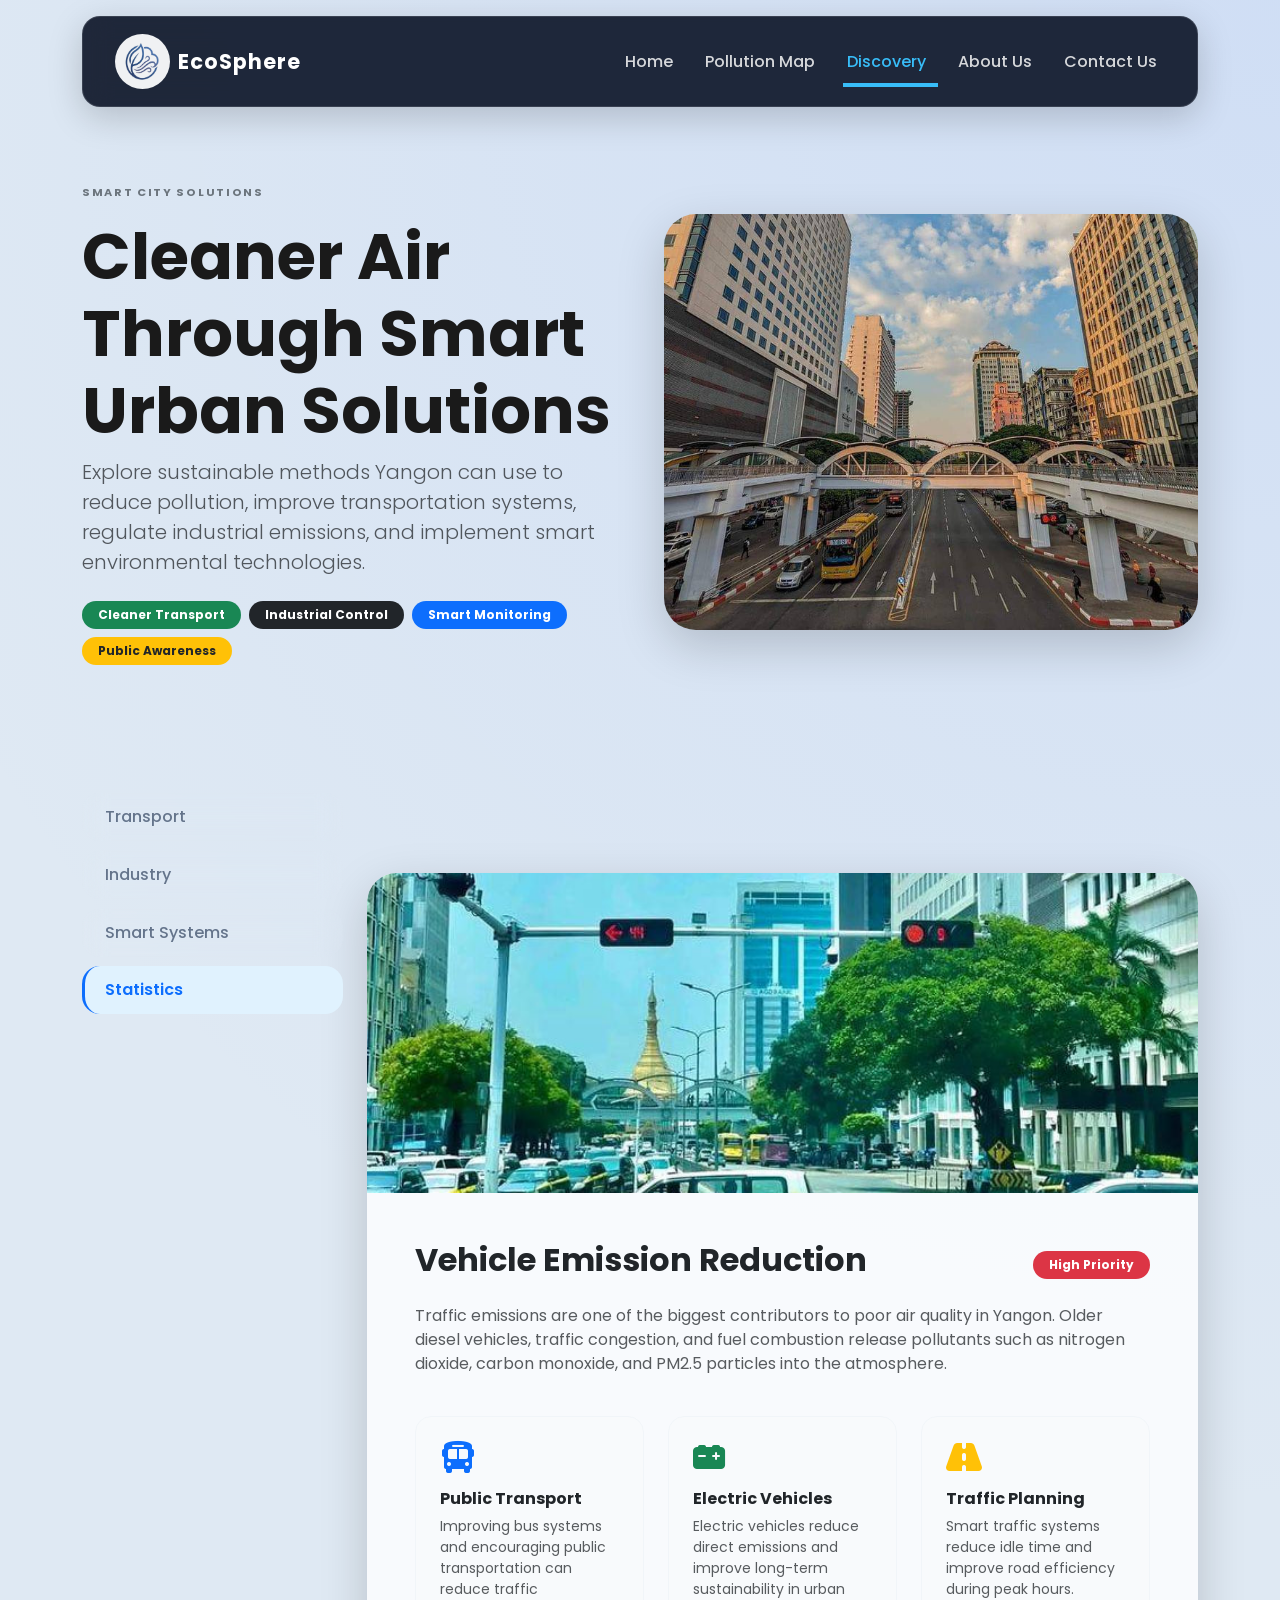
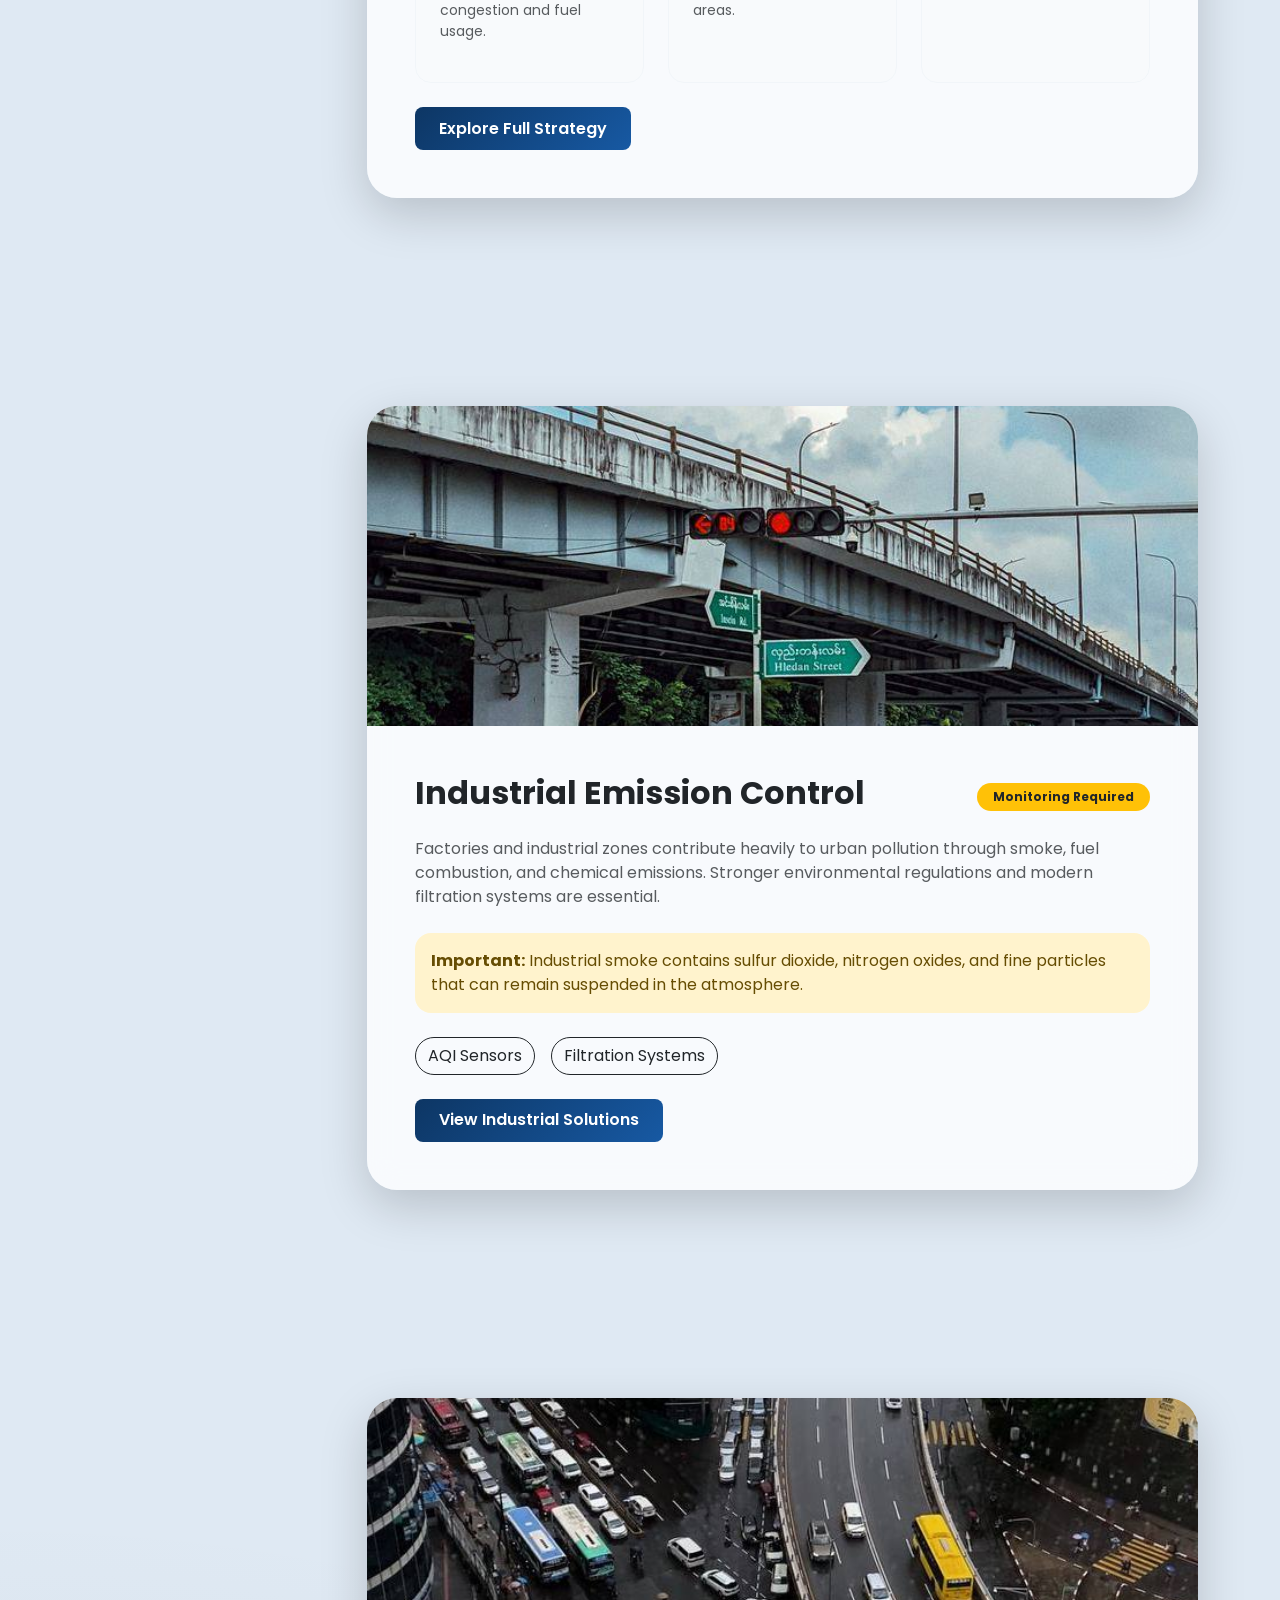
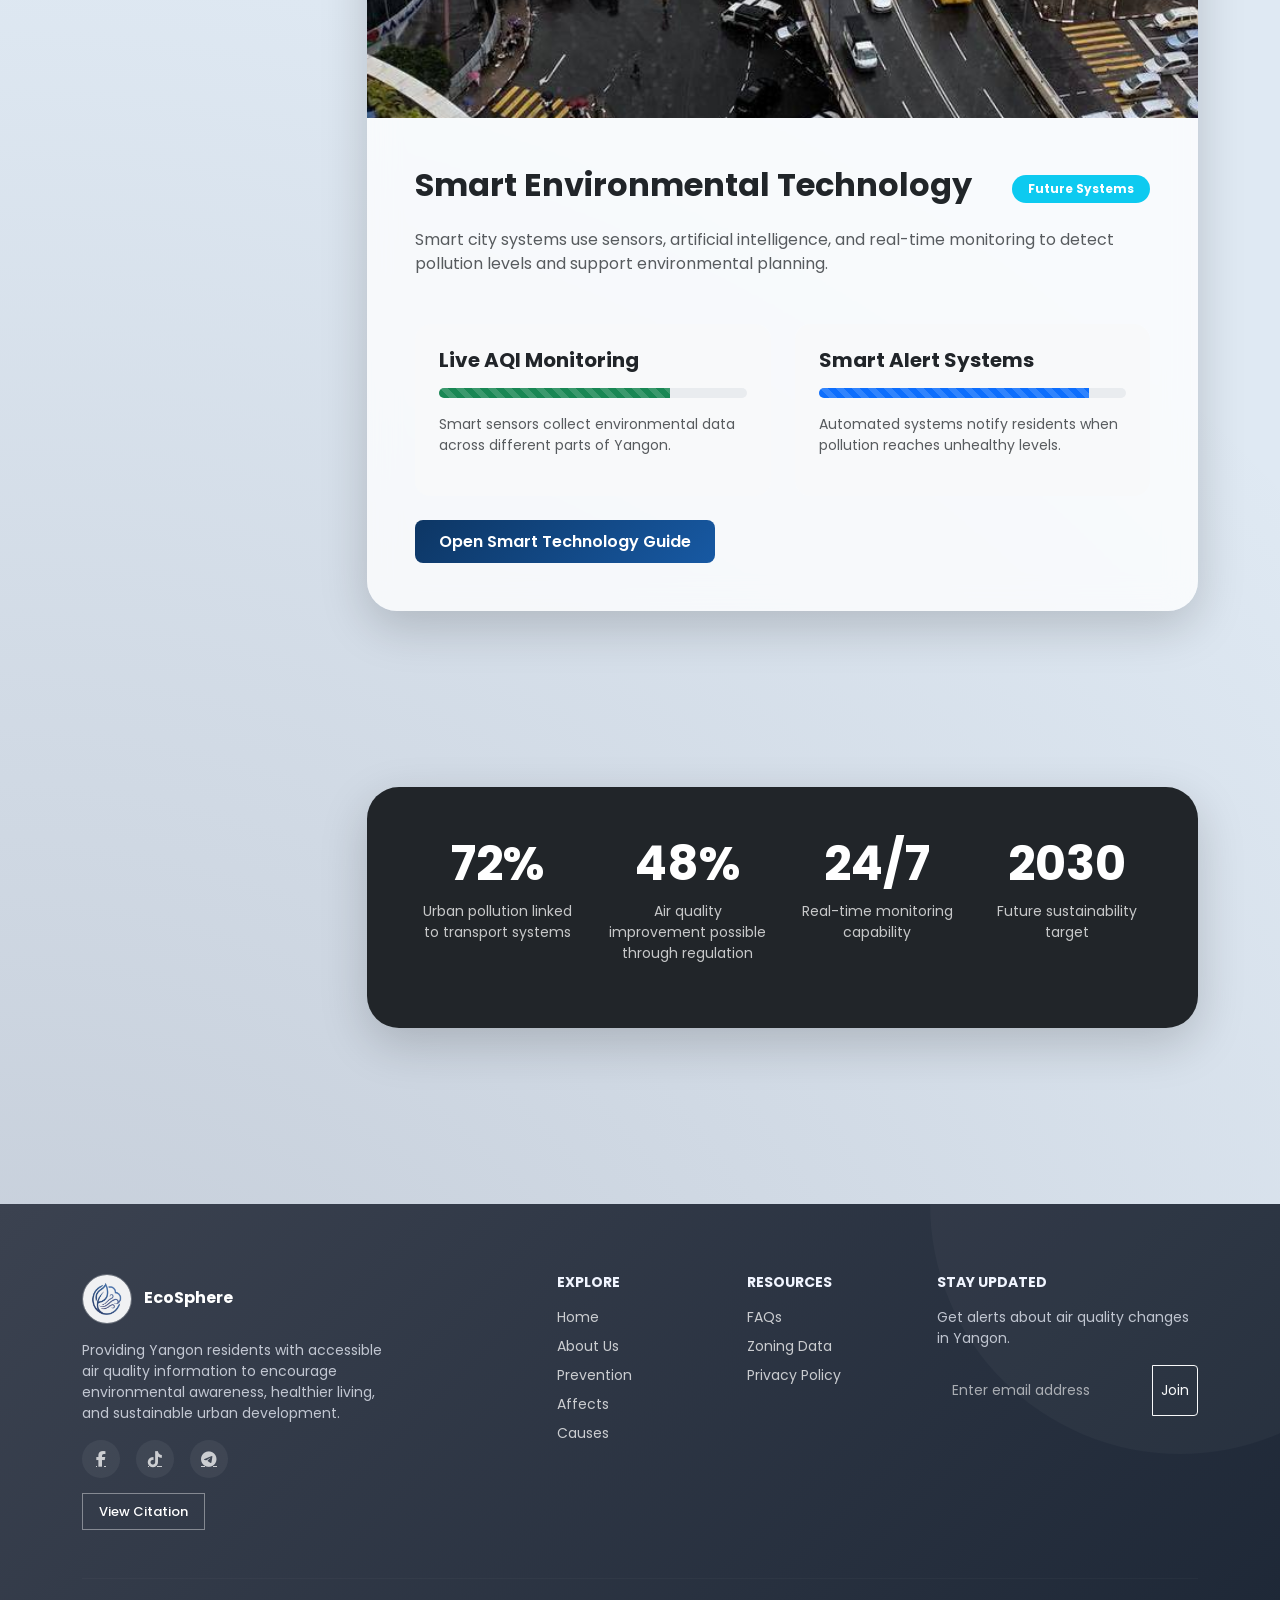
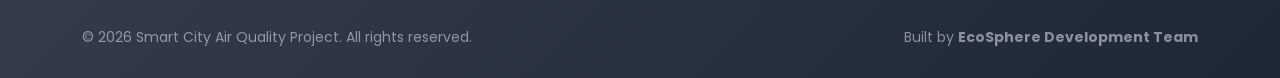
<file: prevention.html>
<!doctype html>
<html lang="en">
<head>
    <meta charset="utf-8">
    <meta name="viewport" content="width=device-width, initial-scale=1">
    <title>Prevention | EcoSphere</title>

    <link href="https://cdn.jsdelivr.net/npm/bootstrap@5.3.3/dist/css/bootstrap.min.css" rel="stylesheet">
    <link href="https://fonts.googleapis.com/css2?family=Poppins:wght@300;400;500;600;700;800&display=swap" rel="stylesheet">
    <link rel="stylesheet" href="https://cdnjs.cloudflare.com/ajax/libs/font-awesome/6.5.1/css/all.min.css">
    <link rel="stylesheet" href="https://cdn.jsdelivr.net/npm/bootstrap-icons@1.11.0/font/bootstrap-icons.css">
    <link rel="stylesheet" href="style.css">
        <link rel="shortcut icon" href="media/logo.jpg" type="image/x-icon">

    <style>
        html {
            scroll-behavior: smooth;
            scroll-padding-top: 110px;
        }

        .solution-spy .list-group-item {
            border: none;
            padding: 0.75rem 1.25rem;
            font-weight: 500;
            color: #64748b;
            background: transparent;
            transition: all 0.2s ease-in-out;
            border-left: 3px solid transparent;
        }
        .solution-spy .list-group-item:hover {
            color: #0d6efd;
            background-color: #f8fafc;
            padding-left: 1.5rem;
        }
        .solution-spy .list-group-item.active {
            color: #0d6efd !important;
            background-color: #e0f2fe !important;
            border-left-color: #0d6efd;
            font-weight: 600;
        }

        .solution-image {
            height: 320px;
            object-fit: cover;
            transition: transform 0.5s ease;
        }
        .solution-card:hover .solution-image {
            transform: scale(1.03);
        }

        .solution-card {
            transition: transform 0.3s ease, box-shadow 0.3s ease;
        }
        .solution-card:hover {
            transform: translateY(-4px);
            box-shadow: 0 1.5rem 4rem rgba(0,0,0,0.1) !important;
        }

        .mini-box {
            background: #f8fafc;
            border-radius: 16px;
            padding: 1.5rem;
            transition: all 0.3s ease;
            border: 1px solid #f1f5f9;
        }
        .mini-box:hover {
            background: #ffffff;
            box-shadow: 0 10px 25px rgba(0,0,0,0.05);
            transform: translateY(-3px);
            border-color: #e2e8f0;
        }

        .btn-dark-green {
            background-color: #198754;
            color: white;
            border: none;
            padding: 0.6rem 1.5rem;
            border-radius: 8px;
            transition: all 0.2s ease;
        }
        .btn-dark-green:hover {
            background-color: #146c43;
            color: white;
            transform: translateY(-1px);
        }
    </style>
</head>
<body>

<div class="container mt-3 nav-wrapper">
    <nav class="navbar navbar-expand-lg custom-nav">
        <div class="container-fluid">
            <a class="navbar-brand d-flex align-items-center gap-2" href="index.html">
                <img src="media/logo.jpg" class="rounded-logo" alt="Logo">
                <span class="brand-name fw-bold">EcoSphere</span>
            </a>

            <button class="navbar-toggler border-0 shadow-none" type="button" data-bs-toggle="offcanvas" data-bs-target="#mobileMenu">
                <span class="navbar-toggler-icon"></span>
            </button>

            <div class="collapse navbar-collapse" id="desktopMenu">
                <ul class="navbar-nav ms-auto align-items-center gap-3">
                    <li class="nav-item">
                        <a class="nav-link" href="index.html">Home</a>
                    </li>
                    <li class="nav-item">
                        <a class="nav-link" href="map.html">Pollution Map</a>
                    </li>
                    <li class="nav-item dropdown">
                        <a class="nav-link dropdown-toggle active" href="#" role="button" data-bs-toggle="dropdown">
                            Discovery
                        </a>
                        <ul class="dropdown-menu">
                            <li><a class="dropdown-item" href="causes.html">Causes</a></li>
                            <li><a class="dropdown-item" href="prevention.html">Prevention</a></li>
                            <li><a class="dropdown-item" href="affects.html">Affects</a></li>
                        </ul>
                    </li>
                    <li class="nav-item">
                        <a class="nav-link" href="about.html">About Us</a>
                    </li>
                    <li class="nav-item">
                        <a class="nav-link" href="contact.html">Contact Us</a>
                    </li>
                </ul>
            </div>
        </div>
    </nav>
</div>

<div class="offcanvas offcanvas-end" data-bs-scroll="true" tabindex="-1" id="mobileMenu" aria-labelledby="mobileMenuLabel">
    <div class="offcanvas-header">
        <div class="d-flex align-items-center gap-2">
            <img src="media/logo.jpg" class="rounded-logo" style="width:42px;height:42px;" alt="Logo">
            <h5 class="offcanvas-title text-white mb-0" id="mobileMenuLabel">EcoSphere</h5>
        </div>
        <button type="button" class="btn-close btn-close-white shadow-none" data-bs-dismiss="offcanvas" aria-label="Close"></button>
    </div>

    <div class="offcanvas-body">
        <ul class="navbar-nav gap-2">
            <li class="nav-item">
                <a class="nav-link" href="index.html">Home</a>
            </li>
            <li class="nav-item">
                <a class="nav-link" href="map.html">Pollution Map</a>
            </li>
            <li class="nav-item dropdown">
                <a class="nav-link dropdown-toggle" href="#" role="button" data-bs-toggle="dropdown" data-bs-display="static" aria-expanded="false">
                    Discovery
                </a>
                <ul class="dropdown-menu border-0 bg-transparent">
                    <li><a class="dropdown-item text-white-50" href="causes.html">Causes</a></li>
                    <li><a class="dropdown-item text-white-50" href="prevention.html">Prevention</a></li>
                    <li><a class="dropdown-item text-white-50" href="affects.html">Affects</a></li>
                </ul>
            </li>
            <li class="nav-item">
                <a class="nav-link" href="about.html">About Us</a>
            </li>
            <li class="nav-item">
                <a class="nav-link" href="contact.html">Contact Us</a>
            </li>
        </ul>
    </div>
</div>

<section class="container py-5 mt-4 fade-in-up">
    <div class="row align-items-center g-5">
        <div class="col-lg-6">
            <span class="tracking-widest text-uppercase text-secondary fw-bold">Smart City Solutions</span>
            <h1 class="display-3 fw-bold mt-3">Cleaner Air Through Smart Urban Solutions</h1>
            <p class="lead text-muted">Explore sustainable methods Yangon can use to reduce pollution, improve transportation systems, regulate industrial emissions, and implement smart environmental technologies.</p>

            <div class="d-flex flex-wrap gap-2 mt-4">
                <span class="badge bg-success px-3 py-2 rounded-pill">Cleaner Transport</span>
                <span class="badge bg-dark px-3 py-2 rounded-pill">Industrial Control</span>
                <span class="badge bg-primary px-3 py-2 rounded-pill">Smart Monitoring</span>
                <span class="badge bg-warning text-dark px-3 py-2 rounded-pill">Public Awareness</span>
            </div>
        </div>

        <div class="col-lg-6">
            <img src="media/view.jpg" class="img-fluid rounded-5 shadow-lg" alt="Solutions">
        </div>
    </div>
</section>

<section class="container mb-5">
    <div class="row">
        <div class="col-lg-3 d-none d-lg-block">
            <div id="solutionSpy" class="list-group sticky-top solution-spy" style="top: 110px; z-index: 100;">
                <a class="list-group-item list-group-item-action" href="#transport">Transport</a>
                <a class="list-group-item list-group-item-action" href="#industry">Industry</a>
                <a class="list-group-item list-group-item-action" href="#smart">Smart Systems</a>
                <a class="list-group-item list-group-item-action" href="#stats">Statistics</a>
            </div>
        </div>

        <div class="col-lg-9">
            <section id="transport" class="solution-section mb-5 fade-in-up">
                <div class="card solution-card border-0 shadow-lg overflow-hidden">
                    <img src="media/photo_2026-05-14_01-56-10.jpg" class="card-img-top solution-image" alt="Transport">

                    <div class="card-body p-5">
                        <div class="d-flex justify-content-between align-items-center mb-3 flex-wrap gap-2">
                            <h2 class="fw-bold">Vehicle Emission Reduction</h2>
                            <span class="badge bg-danger rounded-pill px-3 py-2">High Priority</span>
                        </div>

                        <p class="text-muted">Traffic emissions are one of the biggest contributors to poor air quality in Yangon. Older diesel vehicles, traffic congestion, and fuel combustion release pollutants such as nitrogen dioxide, carbon monoxide, and PM2.5 particles into the atmosphere.</p>

                        <div class="row g-4 mt-3">
                            <div class="col-md-4">
                                <div class="mini-box h-100">
                                    <i class="fa-solid fa-bus fs-2 text-primary mb-3"></i>
                                    <h6 class="fw-bold">Public Transport</h6>
                                    <p class="small text-muted">Improving bus systems and encouraging public transportation can reduce traffic congestion and fuel usage.</p>
                                </div>
                            </div>

                            <div class="col-md-4">
                                <div class="mini-box h-100">
                                    <i class="fa-solid fa-car-battery fs-2 text-success mb-3"></i>
                                    <h6 class="fw-bold">Electric Vehicles</h6>
                                    <p class="small text-muted">Electric vehicles reduce direct emissions and improve long-term sustainability in urban areas.</p>
                                </div>
                            </div>

                            <div class="col-md-4">
                                <div class="mini-box h-100">
                                    <i class="fa-solid fa-road fs-2 text-warning mb-3"></i>
                                    <h6 class="fw-bold">Traffic Planning</h6>
                                    <p class="small text-muted">Smart traffic systems reduce idle time and improve road efficiency during peak hours.</p>
                                </div>
                            </div>
                        </div>

                        <button class="btn btn-dark-green mt-4" data-bs-toggle="modal" data-bs-target="#transportModal">
                            Explore Full Strategy
                        </button>
                    </div>
                </div>
            </section>

            <section id="industry" class="solution-section mb-5">
                <div class="card solution-card border-0 shadow-lg overflow-hidden">
                    <img src="media/Hledan Street.jpg" class="card-img-top solution-image" alt="Industry">

                    <div class="card-body p-5">
                        <div class="d-flex justify-content-between align-items-center mb-3 flex-wrap gap-2">
                            <h2 class="fw-bold">Industrial Emission Control</h2>
                            <span class="badge bg-warning text-dark rounded-pill px-3 py-2">Monitoring Required</span>
                        </div>

                        <p class="text-muted">Factories and industrial zones contribute heavily to urban pollution through smoke, fuel combustion, and chemical emissions. Stronger environmental regulations and modern filtration systems are essential.</p>

                        <div class="alert alert-warning border-0 rounded-4 mt-4">
                            <strong>Important:</strong> Industrial smoke contains sulfur dioxide, nitrogen oxides, and fine particles that can remain suspended in the atmosphere.
                        </div>

                        <div class="d-flex flex-wrap gap-3 mt-4">
                            <button class="btn btn-outline-dark rounded-pill" data-bs-toggle="tooltip" title="Tracks industrial pollution in real time">
                                AQI Sensors
                            </button>

                            <button class="btn btn-outline-dark rounded-pill" data-bs-toggle="popover" data-bs-title="Emission Filters" data-bs-content="Modern filtration systems help reduce dangerous pollutants before they enter the atmosphere.">
                                Filtration Systems
                            </button>
                        </div>

                        <button class="btn btn-dark-green mt-4" data-bs-toggle="modal" data-bs-target="#industryModal">
                            View Industrial Solutions
                        </button>
                    </div>
                </div>
            </section>

            <section id="smart" class="solution-section mb-5">
                <div class="card solution-card border-0 shadow-lg overflow-hidden">
                    <img src="media/front view.jpg" class="card-img-top solution-image" alt="Smart Technology">

                    <div class="card-body p-5">
                        <div class="d-flex justify-content-between align-items-center mb-3 flex-wrap gap-2">
                            <h2 class="fw-bold">Smart Environmental Technology</h2>
                            <span class="badge bg-info rounded-pill px-3 py-2">Future Systems</span>
                        </div>

                        <p class="text-muted">Smart city systems use sensors, artificial intelligence, and real-time monitoring to detect pollution levels and support environmental planning.</p>

                        <div class="row mt-4 g-4">
                            <div class="col-md-6">
                                <div class="p-4 rounded-4 bg-light h-100">
                                    <h5 class="fw-bold">Live AQI Monitoring</h5>
                                    <div class="progress mt-3" style="height: 10px;">
                                        <div class="progress-bar progress-bar-striped progress-bar-animated bg-success" style="width: 75%"></div>
                                    </div>
                                    <p class="small text-muted mt-3">Smart sensors collect environmental data across different parts of Yangon.</p>
                                </div>
                            </div>

                            <div class="col-md-6">
                                <div class="p-4 rounded-4 bg-light h-100">
                                    <h5 class="fw-bold">Smart Alert Systems</h5>
                                    <div class="progress mt-3" style="height: 10px;">
                                        <div class="progress-bar progress-bar-striped progress-bar-animated bg-primary" style="width: 88%"></div>
                                    </div>
                                    <p class="small text-muted mt-3">Automated systems notify residents when pollution reaches unhealthy levels.</p>
                                </div>
                            </div>
                        </div>

                        <button class="btn btn-dark-green mt-4" data-bs-toggle="modal" data-bs-target="#smartModal">
                            Open Smart Technology Guide
                        </button>
                    </div>
                </div>
            </section>

            <section id="stats" class="py-5">
                <div class="bg-dark text-white rounded-5 p-5 shadow-lg">
                    <div class="row text-center g-4">
                        <div class="col-md-3">
                            <h2 class="display-5 fw-bold">72%</h2>
                            <p class="small opacity-75">Urban pollution linked to transport systems</p>
                        </div>
                        <div class="col-md-3">
                            <h2 class="display-5 fw-bold">48%</h2>
                            <p class="small opacity-75">Air quality improvement possible through regulation</p>
                        </div>
                        <div class="col-md-3">
                            <h2 class="display-5 fw-bold">24/7</h2>
                            <p class="small opacity-75">Real-time monitoring capability</p>
                        </div>
                        <div class="col-md-3">
                            <h2 class="display-5 fw-bold">2030</h2>
                            <p class="small opacity-75">Future sustainability target</p>
                        </div>
                    </div>
                </div>
            </section>
        </div>
    </div>
</section>

<div class="modal fade" id="transportModal" tabindex="-1" aria-hidden="true">
    <div class="modal-dialog modal-xl modal-dialog-scrollable modal-dialog-centered">
        <div class="modal-content rounded-5 border-0">
            <div class="modal-body p-5">
                <div class="d-flex justify-content-between align-items-center mb-4">
                    <h2 class="fw-bold">Vehicle Emission Strategy</h2>
                    <button class="btn-close" data-bs-dismiss="modal" aria-label="Close"></button>
                </div>
                <p class="text-muted">Vehicle emissions are one of the most serious environmental challenges in urban Yangon. Reducing traffic-related pollution requires both government action and public participation. Cleaner transportation systems can significantly improve air quality and reduce respiratory illnesses.</p>
                <div class="row g-4 mt-3">
                    <div class="col-md-6">
                        <div class="p-4 bg-light rounded-4 h-100">
                            <h5 class="fw-bold mb-3">Key Pollution Sources</h5>
                            <ul class="text-muted">
                                <li>Diesel buses and trucks</li>
                                <li>Traffic congestion</li>
                                <li>Older fuel engines</li>
                                <li>Fuel combustion during idle traffic</li>
                                <li>Rapid increase in vehicle ownership</li>
                            </ul>
                        </div>
                    </div>
                    <div class="col-md-6">
                        <div class="p-4 bg-light rounded-4 h-100">
                            <h5 class="fw-bold mb-3">Recommended Improvements</h5>
                            <ul class="text-muted">
                                <li>Electric public transportation</li>
                                <li>Better urban road planning</li>
                                <li>Emission testing systems</li>
                                <li>Dedicated bicycle lanes</li>
                                <li>Cleaner fuel standards</li>
                            </ul>
                        </div>
                    </div>
                </div>
            </div>
        </div>
    </div>
</div>

<div class="modal fade" id="industryModal" tabindex="-1" aria-hidden="true">
    <div class="modal-dialog modal-xl modal-dialog-scrollable modal-dialog-centered">
        <div class="modal-content rounded-5 border-0">
            <div class="modal-body p-5">
                <div class="d-flex justify-content-between align-items-center mb-4">
                    <h2 class="fw-bold">Industrial Control Infrastructure</h2>
                    <button class="btn-close" data-bs-dismiss="modal" aria-label="Close"></button>
                </div>
                <p class="text-muted">Modern factory zones require systematic filters. Transitioning factory zones outwards away from highly-concentrated housing zones down-wind helps prevent hazardous particulate build-ups over long geographic periods.</p>
                <div class="row g-4 mt-3">
                    <div class="col-md-6">
                        <div class="p-4 bg-light rounded-4 h-100">
                            <h5 class="fw-bold mb-3">Policy Targets</h5>
                            <ul class="text-muted">
                                <li>Mandatory particulate capture technology</li>
                                <li>Off-peak scheduled structural execution</li>
                                <li>Fossil fuel alternative integration targets</li>
                            </ul>
                        </div>
                    </div>
                    <div class="col-md-6">
                        <div class="p-4 bg-light rounded-4 h-100">
                            <h5 class="fw-bold mb-3">Enforcement Steps</h5>
                            <ul class="text-muted">
                                <li>Real-time automated local stack sensors</li>
                                <li>Strict clean air dynamic zone boundaries</li>
                                <li>Punitive scaling processing fees</li>
                            </ul>
                        </div>
                    </div>
                </div>
            </div>
        </div>
    </div>
</div>

<div class="modal fade" id="smartModal" tabindex="-1" aria-hidden="true">
    <div class="modal-dialog modal-xl modal-dialog-scrollable modal-dialog-centered">
        <div class="modal-content rounded-5 border-0">
            <div class="modal-body p-5">
                <div class="d-flex justify-content-between align-items-center mb-4">
                    <h2 class="fw-bold">Smart IoT Platform Guide</h2>
                    <button class="btn-close" data-bs-dismiss="modal" aria-label="Close"></button>
                </div>
                <p class="text-muted">Using edge internet-of-things (IoT) atmospheric sensor nodes helps form a real-time data layer over Yangon. Data algorithms can trace specific anomalies or sudden hazardous incidents seamlessly.</p>
                <div class="row g-4 mt-3">
                    <div class="col-md-6">
                        <div class="p-4 bg-light rounded-4 h-100">
                            <h5 class="fw-bold mb-3">Hardware Layer</h5>
                            <ul class="text-muted">
                                <li>Distributed particulate optical arrays</li>
                                <li>Solar-powered independent utility poles</li>
                                <li>Cellular telemetry processing chips</li>
                            </ul>
                        </div>
                    </div>
                    <div class="col-md-6">
                        <div class="p-4 bg-light rounded-4 h-100">
                            <h5 class="fw-bold mb-3">Public Access Systems</h5>
                            <ul class="text-muted">
                                <li>Mobile alert text integrations</li>
                                <li>Dynamic street side electronic warning boards</li>
                                <li>Open api platforms for academic research</li>
                            </ul>
                        </div>
                    </div>
                </div>
            </div>
        </div>
    </div>
</div>

<footer id="footer" class="custom-footer mt-5">
    <div class="container">
        <div class="row gy-4">
            <div class="col-lg-4 col-md-12 text-center text-lg-start">
                <a class="navbar-brand d-block mb-3" href="index.html">
                    <img src="media/logo.jpg" class="rounded-logo border border-light border-opacity-25" style="width: 50px; height: 50px;" alt="Logo">
                    <span class="ms-2 fw-bold text-white">EcoSphere</span>
                </a>
                <p class="small opacity-75 pe-lg-5">
                    Providing Yangon residents with accessible air quality information to encourage environmental awareness, healthier living, and sustainable urban development.
                </p>
                <div class="footer-socials d-flex gap-3 justify-content-center justify-content-lg-start mt-3">
                    <a href="https://www.facebook.com/share/181xZYCWML/?mibextid=wwXIfr" class="text-white opacity-75">
                        <i class="fa-brands fa-facebook-f"></i>
                    </a>
                    <a href="https://www.tiktok.com/@greenwaveprojectpbl?_r=1&_t=ZS-96brNTNGCgf" class="text-white opacity-75">
                        <i class="fa-brands fa-tiktok"></i>
                    </a>
                    <a href="https://web.telegram.org/k/" class="text-white opacity-75">
                        <i class="fa-brands fa-telegram"></i>
                    </a>
                </div>
            </div>

            <div class="col-6 col-lg-2 offset-lg-1">
                <h6 class="fw-bold mb-3 text-uppercase small">Explore</h6>
                <ul class="list-unstyled small opacity-75">
                    <li class="mb-2"><a href="index.html" class="text-decoration-none text-white">Home</a></li>
                    <li class="mb-2"><a href="about.html" class="text-decoration-none text-white">About Us</a></li>
                    <li class="mb-2"><a href="prevention.html" class="text-decoration-none text-white">Prevention</a></li>
                    <li class="mb-2"><a href="affects.html" class="text-decoration-none text-white">Affects</a></li>
                    <li class="mb-2"><a href="causes.html" class="text-decoration-none text-white">Causes</a></li>
                </ul>
            </div>

            <div class="col-6 col-lg-2">
                <h6 class="fw-bold mb-3 text-uppercase small">Resources</h6>
                <ul class="list-unstyled small opacity-75">
                    <li class="mb-2"><a href="faqs.html" class="text-decoration-none text-white">FAQs</a></li>
                    <li class="mb-2"><a href="map.html" class="text-decoration-none text-white">Zoning Data</a></li>
                    <li class="mb-2"><a href="privacy.html" class="text-decoration-none text-white">Privacy Policy</a></li>
                </ul>
            </div>

            <div class="col-lg-3 col-md-12">
                <h6 class="fw-bold mb-3 text-uppercase small">Stay Updated</h6>
                <p class="small opacity-75">Get alerts about air quality changes in Yangon.</p>
                <form action="contact.html" method="GET">
                    <div class="input-group mb-3">
                        <input type="email" name="userEmail" class="form-control form-control-sm bg-transparent border-light border-opacity-25 text-white" placeholder="Enter email address" required>
                        <button class="btn btn-outline-light btn-sm" type="submit">Join</button>
                    </div>
                </form>
            </div>
        </div>

        <div class="citation-container">
            <a href="citation.html" target="_blank" class="btn-citation view-btn">
                View Citation
            </a>
        </div>

        <hr class="my-5 border-light border-opacity-10">

        <div class="row align-items-center">
            <div class="col-md-6 text-center text-md-start">
                <p class="small mb-0 opacity-50">© 2026 Smart City Air Quality Project. All rights reserved.</p>
            </div>
            <div class="col-md-6 text-center text-md-end">
                <p class="small mb-0 opacity-50">Built by <span class="fw-bold">EcoSphere Development Team</span></p>
            </div>
        </div>
    </div>
</footer>

<script src="https://cdn.jsdelivr.net/npm/bootstrap@5.3.3/dist/js/bootstrap.bundle.min.js"></script>

<script>
document.addEventListener("DOMContentLoaded", function() {
    const tooltipTriggerList = document.querySelectorAll('[data-bs-toggle="tooltip"]');
    [...tooltipTriggerList].map(el => new bootstrap.Tooltip(el));

    const popoverTriggerList = document.querySelectorAll('[data-bs-toggle="popover"]');
    [...popoverTriggerList].map(el => new bootstrap.Popover(el));

    const spyLinks = document.querySelectorAll('#solutionSpy .list-group-item');
    const sections = document.querySelectorAll('.solution-section, #stats');

    const observerOptions = {
        root: null,
        rootMargin: '-20% 0px -60% 0px',
        threshold: 0
    };

    const observer = new IntersectionObserver((entries) => {
        entries.forEach(entry => {
            if (entry.isIntersecting) {
                const id = entry.target.getAttribute('id');
                
                spyLinks.forEach(link => {
                    link.classList.remove('active');
                    if (link.getAttribute('href') === `#${id}`) {
                        link.classList.add('active');
                    }
                });
            }
        });
    }, observerOptions);

    sections.forEach(section => observer.observe(section));
});
</script>
</body>
</html>
</file>
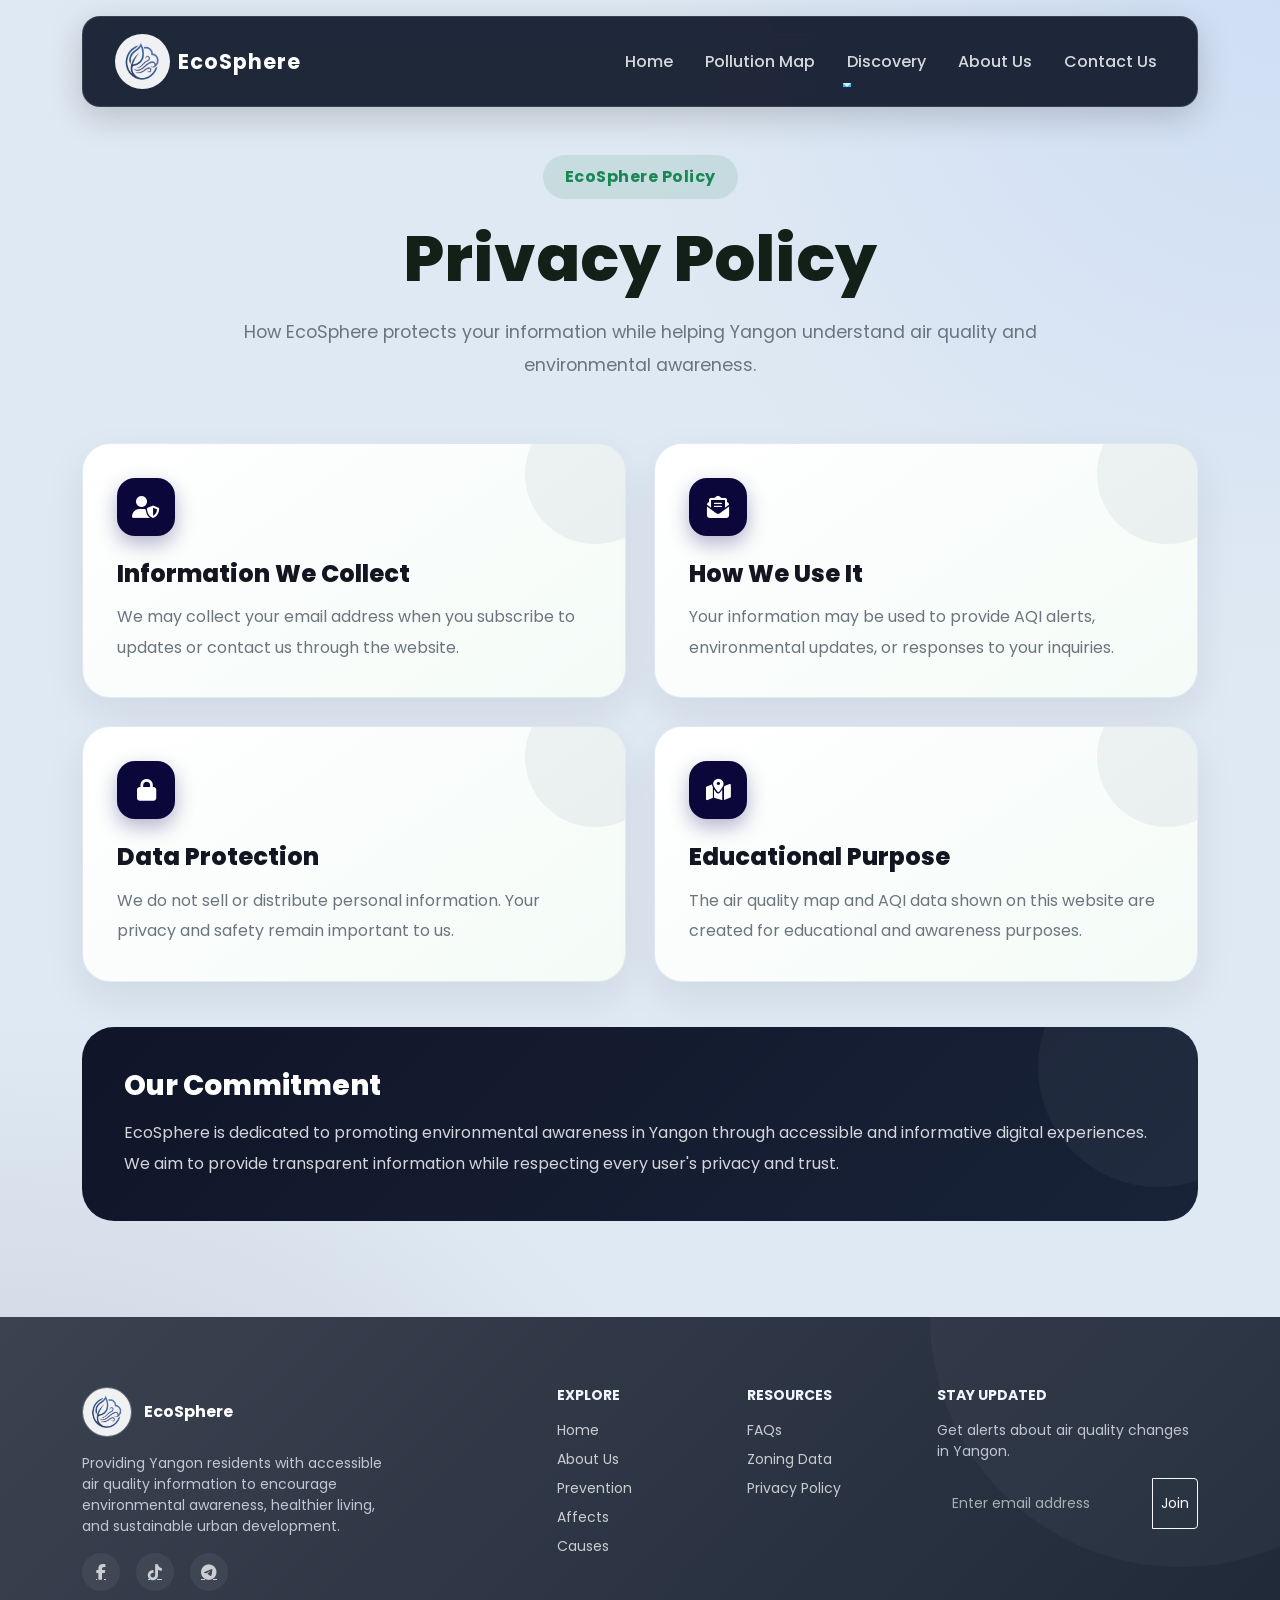
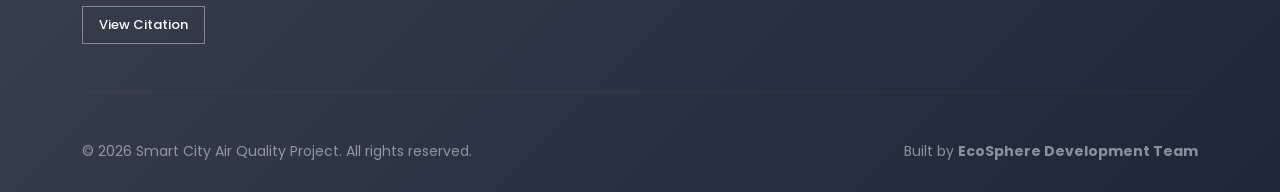
<file: privacy.html>
<!doctype html>
<html lang="en">
<head>
    <meta charset="UTF-8">
    <meta name="viewport" content="width=device-width, initial-scale=1.0">
    <title>Privacy Policy | EcoSphere</title>

    <link href="https://cdn.jsdelivr.net/npm/bootstrap@5.3.3/dist/css/bootstrap.min.css" rel="stylesheet">
    <link href="https://fonts.googleapis.com/css2?family=Poppins:wght@300;400;500;600;700;800&display=swap" rel="stylesheet">
    <link rel="stylesheet" href="https://cdnjs.cloudflare.com/ajax/libs/font-awesome/6.5.1/css/all.min.css">
    <link rel="stylesheet" href="style.css">
    <link rel="shortcut icon" href="media/logo.jpg" type="image/x-icon">
</head>
<body>

<div class="container mt-3 nav-wrapper">
    <nav class="navbar navbar-expand-lg custom-nav">
        <div class="container-fluid">
            <a class="navbar-brand d-flex align-items-center gap-2" href="index.html">
                <img src="media/logo.jpg" class="rounded-logo" alt="Logo">
                <span class="brand-name">EcoSphere</span>
            </a>

            <button class="navbar-toggler border-0 shadow-none" type="button" data-bs-toggle="offcanvas" data-bs-target="#mobileMenu">
                <span class="navbar-toggler-icon"></span>
            </button>

            <div class="collapse navbar-collapse" id="desktopMenu">
                <ul class="navbar-nav ms-auto align-items-center gap-3">
                    <li class="nav-item">
                        <a class="nav-link" href="index.html">Home</a>
                    </li>
                    <li class="nav-item">
                        <a class="nav-link" href="map.html">Pollution Map</a>
                    </li>
                    <li class="nav-item dropdown">
                        <a class="nav-link dropdown-toggle" href="#" role="button" data-bs-toggle="dropdown">
                            Discovery
                        </a>
                        <ul class="dropdown-menu">
                            <li><a class="dropdown-item" href="causes.html">Causes</a></li>
                            <li><a class="dropdown-item" href="prevention.html">Prevention</a></li>
                            <li><a class="dropdown-item" href="affects.html">Affects</a></li>
                        </ul>
                    </li>
                    <li class="nav-item">
                        <a class="nav-link" href="about.html">About Us</a>
                    </li>
                    <li class="nav-item">
                        <a class="nav-link" href="contact.html">Contact Us</a>
                    </li>
                </ul>
            </div>
        </div>
    </nav>
</div>

<div class="offcanvas offcanvas-end" data-bs-scroll="true" tabindex="-1" id="mobileMenu" aria-labelledby="mobileMenuLabel">
    <div class="offcanvas-header">
        <div class="d-flex align-items-center gap-2">
            <img src="media/logo.jpg" class="rounded-logo" style="width:42px;height:42px;" alt="Logo">
            <h5 class="offcanvas-title text-white mb-0" id="mobileMenuLabel">EcoSphere</h5>
        </div>
        <button type="button" class="btn-close btn-close-white shadow-none" data-bs-dismiss="offcanvas" aria-label="Close"></button>
    </div>

    <div class="offcanvas-body">
        <ul class="navbar-nav gap-2">
            <li class="nav-item">
                <a class="nav-link" href="index.html">Home</a>
            </li>
            <li class="nav-item">
                <a class="nav-link" href="map.html">Pollution Map</a>
            </li>
            <li class="nav-item dropdown">
                <a class="nav-link dropdown-toggle" href="#" role="button" data-bs-toggle="dropdown" data-bs-display="static" aria-expanded="false">
                    Discovery
                </a>
                <ul class="dropdown-menu border-0 bg-transparent">
                    <li><a class="dropdown-item text-white-50" href="causes.html">Causes</a></li>
                    <li><a class="dropdown-item text-white-50" href="prevention.html">Prevention</a></li>
                    <li><a class="dropdown-item text-white-50" href="affects.html">Affects</a></li>
                </ul>
            </li>
            <li class="nav-item">
                <a class="nav-link" href="about.html">About Us</a>
            </li>
            <li class="nav-item">
                <a class="nav-link" href="contact.html">Contact Us</a>
            </li>
        </ul>
    </div>
</div>

<section class="container py-5 fade-in-up">
    <div class="page-hero text-center">
        <span class="section-badge">EcoSphere Policy</span>
        <h1>Privacy Policy</h1>
        <p>How EcoSphere protects your information while helping Yangon understand air quality and environmental awareness.</p>
    </div>

    <div class="policy-grid">
        <div class="policy-card">
            <i class="fa-solid fa-user-shield"></i>
            <h4>Information We Collect</h4>
            <p>We may collect your email address when you subscribe to updates or contact us through the website.</p>
        </div>

        <div class="policy-card">
            <i class="fa-solid fa-envelope-open-text"></i>
            <h4>How We Use It</h4>
            <p>Your information may be used to provide AQI alerts, environmental updates, or responses to your inquiries.</p>
        </div>

        <div class="policy-card">
            <i class="fa-solid fa-lock"></i>
            <h4>Data Protection</h4>
            <p>We do not sell or distribute personal information. Your privacy and safety remain important to us.</p>
        </div>

        <div class="policy-card">
            <i class="fa-solid fa-map-location-dot"></i>
            <h4>Educational Purpose</h4>
            <p>The air quality map and AQI data shown on this website are created for educational and awareness purposes.</p>
        </div>
    </div>

    <div class="policy-note">
        <h3>Our Commitment</h3>
        <p>EcoSphere is dedicated to promoting environmental awareness in Yangon through accessible and informative digital experiences. We aim to provide transparent information while respecting every user's privacy and trust.</p>
    </div>
</section>

<footer id="footer" class="custom-footer mt-5">
    <div class="container">
        <div class="row gy-4">
            <div class="col-lg-4 col-md-12 text-center text-lg-start">
                <a class="navbar-brand d-block mb-3" href="index.html">
                    <img src="media/logo.jpg" class="rounded-logo border border-light border-opacity-25" style="width: 50px; height: 50px;" alt="Logo">
                    <span class="ms-2 fw-bold text-white">EcoSphere</span>
                </a>
                <p class="small opacity-75 pe-lg-5">
                    Providing Yangon residents with accessible air quality information to encourage environmental awareness, healthier living, and sustainable urban development.
                </p>
                <div class="footer-socials d-flex gap-3 justify-content-center justify-content-lg-start mt-3">
                    <a href="https://www.facebook.com/share/181xZYCWML/?mibextid=wwXIfr" class="text-white opacity-75">
                        <i class="fa-brands fa-facebook-f"></i>
                    </a>
                    <a href="https://www.tiktok.com/@greenwaveprojectpbl?_r=1&_t=ZS-96brNTNGCgf" class="text-white opacity-75">
                        <i class="fa-brands fa-tiktok"></i>
                    </a>
                    <a href="https://web.telegram.org/k/" class="text-white opacity-75">
                        <i class="fa-brands fa-telegram"></i>
                    </a>
                </div>
            </div>

            <div class="col-6 col-lg-2 offset-lg-1">
                <h6 class="fw-bold mb-3 text-uppercase small">Explore</h6>
                <ul class="list-unstyled small opacity-75">
                    <li class="mb-2"><a href="index.html" class="text-decoration-none text-white">Home</a></li>
                    <li class="mb-2"><a href="about.html" class="text-decoration-none text-white">About Us</a></li>
                    <li class="mb-2"><a href="prevention.html" class="text-decoration-none text-white">Prevention</a></li>
                    <li class="mb-2"><a href="affects.html" class="text-decoration-none text-white">Affects</a></li>
                    <li class="mb-2"><a href="causes.html" class="text-decoration-none text-white">Causes</a></li>
                </ul>
            </div>

            <div class="col-6 col-lg-2">
                <h6 class="fw-bold mb-3 text-uppercase small">Resources</h6>
                <ul class="list-unstyled small opacity-75">
                    <li class="mb-2"><a href="faqs.html" class="text-decoration-none text-white">FAQs</a></li>
                    <li class="mb-2"><a href="map.html" class="text-decoration-none text-white">Zoning Data</a></li>
                    <li class="mb-2"><a href="privacy.html" class="text-decoration-none text-white">Privacy Policy</a></li>
                </ul>
            </div>

            <div class="col-lg-3 col-md-12">
                <h6 class="fw-bold mb-3 text-uppercase small">Stay Updated</h6>
                <p class="small opacity-75">Get alerts about air quality changes in Yangon.</p>
                <form action="contact.html" method="GET">
                    <div class="input-group mb-3">
                        <input type="email" name="userEmail" class="form-control form-control-sm bg-transparent border-light border-opacity-25 text-white" placeholder="Enter email address" required>
                        <button class="btn btn-outline-light btn-sm" type="submit">Join</button>
                    </div>
                </form>
            </div>
        </div>

        <div class="citation-container">
            <a href="citation.html" target="_blank" class="btn-citation view-btn">
                View Citation
            </a>
        </div>

        <hr class="my-5 border-light border-opacity-10">

        <div class="row align-items-center">
            <div class="col-md-6 text-center text-md-start">
                <p class="small mb-0 opacity-50">© 2026 Smart City Air Quality Project. All rights reserved.</p>
            </div>
            <div class="col-md-6 text-center text-md-end">
                <p class="small mb-0 opacity-50">Built by <span class="fw-bold">EcoSphere Development Team</span></p>
            </div>
        </div>
    </div>
</footer>

<script src="https://cdn.jsdelivr.net/npm/bootstrap@5.3.3/dist/js/bootstrap.bundle.min.js"></script>

</body>
</html>
</file>
<file: style.css>
* {
    margin: 0;
    padding: 0;
    box-sizing: border-box;
}

html {
    scroll-behavior: smooth;
}

body {
    background: radial-gradient(circle at top right, rgba(120,160,255,0.15), transparent 30%),
                radial-gradient(circle at bottom left, rgba(70,70,90,0.2), transparent 35%),
                #dfe9f3;
    font-family: 'Poppins', sans-serif;
    color: #1A1A1A;
    overflow-x: hidden;
    position: relative;
}

body::before {
    content: '';
    position: fixed;
    inset: 0;
    background: url('https://www.transparenttextures.com/patterns/foggy-birds.png');
    opacity: 0.12;
    pointer-events: none;
    z-index: -1;
}

section {
    padding: 80px 0;
}

.nav-wrapper {
    position: sticky;
    top: 15px;
    z-index: 1050;
}

.custom-nav {
    background: rgba(15, 23, 42, 0.92);
    backdrop-filter: blur(14px);
    -webkit-backdrop-filter: blur(14px);
    border-radius: 18px;
    padding: 12px 20px;
    border: 1px solid rgba(255,255,255,0.12);
    box-shadow: 0 10px 35px rgba(0,0,0,0.18);
    transition: 0.3s ease;
    position: sticky;
    top: 15px;
    z-index: 999;
}

.custom-nav.nav-scrolled {
    top: 0;
    border-radius: 0 0 18px 18px;
    padding: 8px 18px;
    background: rgba(15, 23, 42, 0.98);
    box-shadow: 0 15px 45px rgba(0,0,0,0.28);
}

.rounded-logo {
    width: 55px;
    height: 55px;
    object-fit: cover;
    border-radius: 50%;
}

.brand-name {
    color: white;
    font-size: 1.3rem;
    font-weight: 700;
    letter-spacing: 1px;
}

.custom-nav .nav-link {
    color: rgba(255,255,255,0.82) !important;
    font-weight: 500;
    position: relative;
    transition: 0.3s ease;
}

.custom-nav .nav-link:hover,
.custom-nav .nav-link.active {
    color: #38bdf8 !important;
}

.custom-nav .nav-link::after {
    content: "";
    position: absolute;
    left: 0;
    bottom: -5px;
    width: 0;
    height: 2px;
    background: #38bdf8;
    transition: 0.3s ease;
}

.custom-nav .nav-link:hover::after,
.custom-nav .nav-link.active::after {
    width: 100%;
}

.navbar-toggler {
    background: rgba(255,255,255,0.95);
    border-radius: 10px;
    padding: 8px 12px;
}

.custom-nav .dropdown-menu {
    background: #1e293b;
    border: none;
    border-radius: 15px;
    padding: 10px;
    margin-top: 12px;
    box-shadow: 0 15px 35px rgba(0,0,0,0.25);
}

.custom-nav .dropdown-item {
    color: rgba(255,255,255,0.82);
    border-radius: 10px;
    padding: 10px 14px;
    transition: 0.3s;
}

.custom-nav .dropdown-item:hover {
    background: #38bdf8;
    color: white;
}

.offcanvas {
    background: linear-gradient(180deg,#13122e,#13122e);
    border-left: 1px solid rgba(255,255,255,0.08);
    width: 320px !important;
    color: white;
    z-index: 2000 !important;
}

.offcanvas-backdrop {
    z-index: 1999 !important;
}

.offcanvas-header {
    padding: 24px;
    border-bottom: 1px solid rgba(255,255,255,0.08);
}

.offcanvas-body {
    padding: 24px;
}

.offcanvas .nav-link {
    color: rgba(255,255,255,0.82);
    font-weight: 500;
    padding: 12px 0;
    transition: 0.3s ease;
}

.offcanvas .nav-link:hover {
    color: #092164;
    transform: translateX(5px);
}

.offcanvas .dropdown-menu {
    position: static !important;
    transform: none !important;
    display: none;
    background: transparent;
    padding-left: 14px;
}

.offcanvas .dropdown-menu.show {
    display: block;
}

.offcanvas .dropdown-item {
    padding: 10px 0;
    transition: 0.3s ease;
}

.offcanvas .dropdown-item:hover {
    color: white !important;
    background: transparent;
    transform: translateX(4px);
}

.mobile-menu-card {
    margin-top: 30px;
    padding: 24px;
    border-radius: 24px;
    background: rgba(255,255,255,0.06);
    backdrop-filter: blur(14px);
    border: 1px solid rgba(255,255,255,0.08);
}

.mobile-menu-card h6 {
    font-weight: 700;
    margin-bottom: 12px;
}

.mobile-menu-card p {
    color: rgba(255,255,255,0.7);
    line-height: 1.7;
    font-size: 14px;
    margin-bottom: 18px;
}

.hero-split {
    min-height: 90vh;
    display: flex;
    align-items: center;
}

.hero-content-area h1 {
    font-size: 4.5rem;
    line-height: 1.1;
    color: #1d2736;
}

.hero-content-area .lead {
    font-size: 1.1rem;
}

.hero-image-wrapper {
    position: relative;
}

.hero-image-wrapper::before {
    content: '';
    position: absolute;
    inset: -20px;
    background: linear-gradient(135deg,#0d3664,#5B5E73);
    border-radius: 40px;
    filter: blur(50px);
    opacity: 0.25;
    z-index: -1;
}

.thiri {
    border-radius: 35px;
    box-shadow: 0 25px 60px rgba(0,0,0,0.18);
    transition: 0.5s ease;
}

.thiri:hover {
    transform: translateY(-8px) scale(1.02);
}

.hero-icons i {
    background: white;
    padding: 15px;
    border-radius: 50%;
    font-size: 1.3rem;
    box-shadow: 0 10px 25px rgba(0,0,0,0.08);
    transition: 0.3s;
}

.hero-icons i:hover {
    transform: translateY(-8px);
    color: #0d3664;
}

.btn-dark-green,
.btn-green {
    background: linear-gradient(135deg,#0d3664,#1759a3);
    color: white;
    border: none;
    border-radius: 50px;
    padding: 13px 35px;
    font-weight: 600;
    transition: 0.3s;
}

.btn-dark-green:hover,
.btn-green:hover {
    transform: translateY(-4px);
    box-shadow: 0 12px 25px rgba(13,54,100,0.3);
    color: white;
}

.inspo-card,
.aesthetic-card,
.custom-card,
.measure-card,
.solution-card {
    background: rgba(255,255,255,0.78);
    backdrop-filter: blur(15px);
    border-radius: 30px;
    overflow: hidden;
    transition: 0.4s ease;
    height: 100%;
    border: 1px solid rgba(255,255,255,0.2);
}

.inspo-card:hover,
.aesthetic-card:hover,
.custom-card:hover,
.measure-card:hover,
.solution-card:hover {
    transform: translateY(-10px);
    box-shadow: 0 20px 50px rgba(0,0,0,0.12);
}

.inspo-card img,
.card-img-top,
.measure-card img {
    width: 100%;
    height: 260px;
    object-fit: cover;
}

.card-img-container {
    overflow: hidden;
    height: 240px;
    position: relative;
}

.card-img-container img {
    width: 100%;
    height: 100%;
    object-fit: cover;
    transition: 0.5s;
}

.card-hover-effect:hover img {
    transform: scale(1.08);
}

.card-badge {
    position: absolute;
    top: 15px;
    left: 15px;
    background: #0d3664;
    color: white;
    padding: 7px 16px;
    border-radius: 50px;
    font-size: 0.8rem;
}

.theme-card-featured {
    background: linear-gradient(135deg,#3f4655,#0d3664);
    color: white;
    border-radius: 35px;
}

.feature-icon-box {
    width: 90px;
    height: 90px;
    border-radius: 50%;
    background: rgba(255,255,255,0.1);
    display: flex;
    align-items: center;
    justify-content: center;
    backdrop-filter: blur(10px);
}

.team-section {
    padding: 100px 8%;
    background: radial-gradient(circle at top left, rgba(123,92,255,0.15), transparent 35%),
                linear-gradient(135deg,#f8f9ff,#eef2ff);
    border-radius: 40px;
    margin: 40px;
}

.team-header {
    text-align: center;
    margin-bottom: 60px;
}

.team-label {
    display: inline-block;
    padding: 8px 18px;
    border-radius: 999px;
    background: #e9e7ff;
    color: #6c4dff;
    font-weight: 700;
    font-size: 14px;
    margin-bottom: 18px;
}

.team-header h2 {
    font-size: clamp(2rem,5vw,4rem);
    color: #151515;
    font-weight: 800;
}

.team-grid {
    display: grid;
    grid-template-columns: repeat(auto-fit,minmax(250px,1fr));
    gap: 30px;
}

.team-card {
    position: relative;
    overflow: hidden;
    border-radius: 30px;
    padding: 35px 25px;
    text-align: center;
    background: rgba(255,255,255,0.75);
    backdrop-filter: blur(18px);
    border: 1px solid rgba(255,255,255,0.7);
    box-shadow: 0 15px 50px rgba(0,0,0,0.08);
    transition: 0.4s ease;
}

.team-card:hover {
    transform: translateY(-10px) scale(1.02);
    box-shadow: 0 25px 60px rgba(91,108,255,0.18);
}

.team-card::before {
    content: "";
    position: absolute;
    inset: 0;
    background: linear-gradient(135deg, rgba(108,77,255,0.18), transparent 60%);
    opacity: 0;
    transition: 0.4s ease;
}

.team-card:hover::before {
    opacity: 1;
}

.team-img {
    width: 150px;
    height: 150px;
    margin: 0 auto 25px;
    padding: 5px;
    border-radius: 50%;
    background: linear-gradient(135deg,#140955,#110957);
    position: relative;
    z-index: 2;
}

.team-img img {
    width: 100%;
    height: 100%;
    object-fit: cover;
    border-radius: 50%;
    border: 5px solid white;
}

.team-card h3 {
    position: relative;
    z-index: 2;
    color: #222;
    font-size: 1.2rem;
    font-weight: 700;
}

.team-split-wrapper {
    display: grid;
    grid-template-columns: 1fr 1fr;
    gap: 30px;
}

.team-pair {
    padding: 40px 20px;
    border-radius: 35px;
}

.pair-grey {
    background: rgba(255,255,255,0.08);
}

.pair-blue {
    background: rgba(13,54,100,0.35);
}

.team-member {
    transition: 0.3s;
}

.team-member:hover {
    transform: translateY(-10px);
}

.member-img {
    width: 180px;
    height: 180px;
    border-radius: 50%;
    object-fit: cover;
    margin-bottom: 20px;
    border: 5px solid rgba(255,255,255,0.2);
    box-shadow: 0 15px 30px rgba(0,0,0,0.25);
}

.hero {
    text-align: center;
    padding: 130px 20px;
    background-size: cover;
    background-position: center;
    color: rgb(0, 0, 0);
}

.hero h1 {
    font-size: 4rem;
    font-weight: 700;
}

.contact-box {
    margin-top: -90px;
}

.contact-box .container {
    background: rgba(255,255,255,0.85);
    backdrop-filter: blur(18px);
    padding: 50px;
    border-radius: 40px;
    box-shadow: 0 20px 50px rgba(0,0,0,0.1);
}

.form-control {
    border: none;
    border-radius: 18px;
    padding: 15px;
    background: #f5f7fb;
}

.form-control:focus {
    box-shadow: 0 0 0 3px rgba(13,54,100,0.12);
}

.newsletter,
.info-card {
    background: #1f2734;
    color: white;
    border-radius: 30px;
    padding: 30px;
    height: 100%;
}

.custom-footer {
    background: linear-gradient(135deg,#3b4250,#1d2736);
    color: #f1f5ff;
    padding: 70px 0 30px;
    position: relative;
    overflow: hidden;
}

.custom-footer::before {
    content: '';
    position: absolute;
    width: 500px;
    height: 500px;
    background: rgba(255,255,255,0.03);
    border-radius: 50%;
    top: -250px;
    right: -150px;
}

.custom-footer a {
    transition: all 0.3s ease;
}

.custom-footer a:hover {
    color: #235eb6 !important;
    opacity: 1 !important;
    transform: translateX(3px);
}

.footer-socials a {
    width: 38px;
    height: 38px;
    border-radius: 50%;
    display: flex;
    align-items: center;
    justify-content: center;
    background: rgba(255,255,255,0.08);
    transition: 0.3s ease;
}

.footer-socials a:hover {
    background: #070c368f;
    color: white !important;
    transform: translateY(-3px);
}

.custom-footer input.form-control {
    color: white !important;
    background: transparent;
}

.custom-footer input.form-control::placeholder {
    color: rgba(255,255,255,0.6);
}

.custom-footer input.form-control:focus {
    background: rgba(255,255,255,0.05);
    color: white !important;
    border-color: #112770;
    box-shadow: none;
}

.custom-footer .btn-outline-light {
    transition: 0.3s ease;
}

.custom-footer .btn-outline-light:hover {
    background: #0321357a;
    border-color: #061f3b;
    color: white;
}

.accordion-button {
    box-shadow: none;
}

.accordion-button:not(.collapsed) {
    background: #0d3664;
    color: rgb(15, 12, 165);
}

.tracking-widest {
    letter-spacing: 0.15em;
    font-size: 0.7rem;
    text-transform: uppercase;
}

.fw-extrabold {
    font-weight: 900 !important;
}

.letter-spacing-tight {
    letter-spacing: -0.03em;
}

.fw-black { font-weight: 800 !important; }
.text-orange { color: #fd7e14 !important; }
.dot-warning { color: #ffc107; background-color: #ffc107; }
.dot-orange { color: #fd7e14; background-color: #fd7e14; }
.dot-danger { color: #dc3545; background-color: #dc3545; }
.object-fit-cover { object-fit: cover; }

.biological-timeline::before {
    content: '';
    position: absolute;
    top: 5px;
    left: 2px;
    height: calc(100% - 25px);
    width: 2px;
    background-color: #dee2e6;
    z-index: 1;
}

.timeline-event { padding-left: 20px; }

.event-dot {
    position: absolute;
    left: -19px;
    top: 4px;
    width: 12px;
    height: 12px;
    border-radius: 50%;
    border: 2px solid #ffffff;
    box-shadow: 0 0 0 2px currentColor;
    z-index: 3;
}

.transform-hover { 
    transition: transform 0.4s cubic-bezier(0.165, 0.84, 0.44, 1), box-shadow 0.4s ease; 
}

.transform-hover:hover { 
    transform: translateY(-6px); 
    box-shadow: 0 20px 30px rgba(0, 0, 0, 0.12) !important; 
}

.mt-1\.5 { margin-top: 0.375rem !important; }

.solution-spy {
    top: 120px;
}

.solution-spy .list-group-item {
    border: none;
    border-radius: 18px;
    margin-bottom: 10px;
    background: rgba(255,255,255,0.7);
    backdrop-filter: blur(12px);
    font-weight: 600;
}

.solution-spy .active {
    background: #0d3664 !important;
    color: white !important;
}

.solution-image {
    height: 350px;
    object-fit: cover;
}

.solution-section {
    scroll-margin-top: 140px;
}

.mini-box {
    background: #f8fbff;
    border-radius: 25px;
    padding: 30px;
    transition: 0.4s;
    border: 1px solid rgba(0,0,0,0.05);
}

.mini-box:hover {
    transform: translateY(-8px);
    box-shadow: 0 20px 40px rgba(0,0,0,0.08);
}

.modal-xl {
    max-width: 1200px;
}

.modal-content {
    border-radius: 35px;
    border: none;
    backdrop-filter: blur(15px);
    background: rgba(255,255,255,0.9);
}

.list-group-item {
    transition: 0.3s;
}

.list-group-item:hover {
    transform: translateX(5px);
}

.map-container {
    padding: 40px 0;
}

.map-image {
    width: 100%;
    max-width: 760px;
    border-radius: 30px;
    transition: 0.4s ease;
}

.map-image:hover {
    transform: scale(1.01);
}

.aqi-card-panel {
    background: rgba(255, 255, 255, 0.78);
    backdrop-filter: blur(18px);
    border: 1px solid rgba(255, 255, 255, 0.85);
    border-radius: 32px;
    padding: 34px;
    box-shadow: 0 24px 60px rgba(15, 23, 42, 0.12);
}

.aqi-card-panel h2 {
    font-weight: 800;
    margin-bottom: 18px;
    color: #18202b;
}

.aqi-intro {
    color: #6c7584;
    line-height: 1.8;
    margin-bottom: 28px;
}

.aqi-list-item {
    display: flex;
    gap: 18px;
    padding: 22px 0;
    transition: 0.3s ease;
    border: 1px solid #edf2f7 !important; 
}

.aqi-list-item:hover {
    transform: translateX(5px); 
    background: #fdfdfd;
    border-color: #cbd5e0 !important; 
}

.aqi-list-item.last {
    border-bottom: 0;
}

.aqi-list-item h5 {
    font-weight: 800;
    margin-bottom: 8px;
    color: #1b1f24;
}

.aqi-list-item p {
    margin: 0;
    color: #6c7584;
    line-height: 1.7;
    font-size: 15px;
}

.aqi-dot,
.color {
    width: 22px;
    height: 22px;
    border-radius: 50%;
    flex-shrink: 0;
}

.aqi-dot { margin-top: 4px; }
.color { margin-top: 6px; }

.good {
    background: #9be15d;
    box-shadow: 0 0 18px rgba(155, 225, 93, 0.7);
}

.moderate {
    background: #ffd65a;
    box-shadow: 0 0 18px rgba(255, 214, 90, 0.7);
}

.unhealthy {
    background: #ff6464;
    box-shadow: 0 0 18px rgba(255, 100, 100, 0.7);
}

.water, .river {
    background: #4facfe;
    box-shadow: 0 0 18px rgba(79, 172, 254, 0.7);
}

.page-hero {
    max-width: 850px;
    margin: 0 auto 60px;
}

.section-badge {
    display: inline-block;
    padding: 10px 22px;
    border-radius: 50px;
    background: rgba(25,135,84,0.12);
    color: #198754;
    font-weight: 700;
    margin-bottom: 22px;
    letter-spacing: 0.5px;
}

.page-hero h1 {
    font-size: clamp(2.5rem,5vw,4.5rem);
    font-weight: 800;
    margin-bottom: 18px;
    color: #132018;
}

.page-hero p {
    color: #6c757d;
    line-height: 1.9;
    font-size: 1.1rem;
}

.policy-grid {
    display: grid;
    grid-template-columns: repeat(2,1fr);
    gap: 28px;
}

.policy-card {
    background: linear-gradient(145deg,#ffffff,#f4fbf7);
    border-radius: 28px;
    padding: 34px;
    border: 1px solid rgba(26, 52, 138, 0.1);
    box-shadow: 0 16px 40px rgba(15,23,42,0.08);
    transition: 0.35s ease;
    overflow: hidden;
    position: relative;
}

.policy-card::before {
    content: "";
    position: absolute;
    width: 140px;
    height: 140px;
    background: rgba(10, 32, 78, 0.05);
    border-radius: 50%;
    top: -40px;
    right: -40px;
}

.policy-card:hover {
    transform: translateY(-8px);
    box-shadow: 0 24px 60px rgba(15,23,42,0.12);
}

.policy-card i {
    width: 58px;
    height: 58px;
    border-radius: 18px;
    display: flex;
    align-items: center;
    justify-content: center;
    background: #0b073a;
    color: white;
    font-size: 22px;
    margin-bottom: 24px;
    box-shadow: 0 8px 20px rgba(16, 7, 100, 0.3);
}

.policy-card h4 {
    font-weight: 800;
    margin-bottom: 14px;
    color: #131620;
}

.policy-card p {
    color: #6c757d;
    line-height: 1.9;
    margin: 0;
}

.policy-note {
    margin-top: 45px;
    padding: 42px;
    border-radius: 32px;
    background: linear-gradient(135deg,#101529,#182338);
    color: white;
    position: relative;
    overflow: hidden;
}

.policy-note::before {
    content: "";
    position: absolute;
    width: 240px;
    height: 240px;
    border-radius: 50%;
    background: rgba(255, 255, 255, 0.04);
    top: -80px;
    right: -80px;
}

.policy-note h3 {
    font-weight: 800;
    margin-bottom: 16px;
    position: relative;
    z-index: 2;
}

.policy-note p {
    opacity: 0.82;
    line-height: 1.9;
    margin: 0;
    position: relative;
    z-index: 2;
}

.citation-container {
    display: flex;
    gap: 12px;
    margin-top: 15px; 
}

.btn-citation {
    display: inline-block;
    padding: 8px 16px;
    font-family: inherit;
    font-size: 13px;
    font-weight: 500;
    text-decoration: none;
    border: 1px solid #1e3a8a;
    transition: all 0.2s ease;
}

.download-btn {
    color: #ffffff !important;
    background-color: #1e3a8a;
}

.download-btn:hover {
    background-color: transparent;
    border-color: #ffffff;
}

.view-btn {
    color: #ffffff !important;
    background-color: transparent;
    border-color: rgba(255, 255, 255, 0.4);
}

.view-btn:hover {
    border-color: #ffffff;
    background-color: rgba(255, 255, 255, 0.1);
}

.fade-in-up {
    animation: fadeInUp 0.8s ease-out forwards;
    opacity: 0;
}

@keyframes fadeInUp {
    from {
        opacity: 0;
        transform: translateY(30px);
    }
    to {
        opacity: 1;
        transform: translateY(0);
    }
}

.map-card-wrapper { 
    background: #ffffff; 
    border: 1px solid #e2e8f0; 
    transition: box-shadow 0.3s ease; 
}

.map-card-wrapper:hover { 
    box-shadow: 0 10px 30px rgba(0,0,0,0.08); 
}

@media(max-width:991px){
    .hero-content-area h1{
        font-size: 3rem;
    }
    .team-split-wrapper{
        grid-template-columns: 1fr;
    }
    .hero h1{
        font-size: 2.8rem;
    }
    .team-section{
        margin: 15px;
    }
    .contact-box .container{
        padding: 30px;
    }
    .nav-link::after {
        display: none !important;
    }
    .brand-name {
        font-size: 1.1rem;
    }
    .rounded-logo {
        width: 48px;
        height: 48px;
    }
}

@media(max-width:768px){
    section{
        padding: 60px 0;
    }
    .hero{
        padding: 100px 20px;
    }
    .member-img{
        width: 140px;
        height: 140px;
    }
    .thiri{
        margin-top: 30px;
    }
    .policy-grid{
        grid-template-columns: 1fr;
    }
    .policy-card{
        padding: 28px;
    }
    .policy-note{
        padding: 30px;
    }
    .page-hero{
        margin-bottom: 40px;
    }
}
</file>
